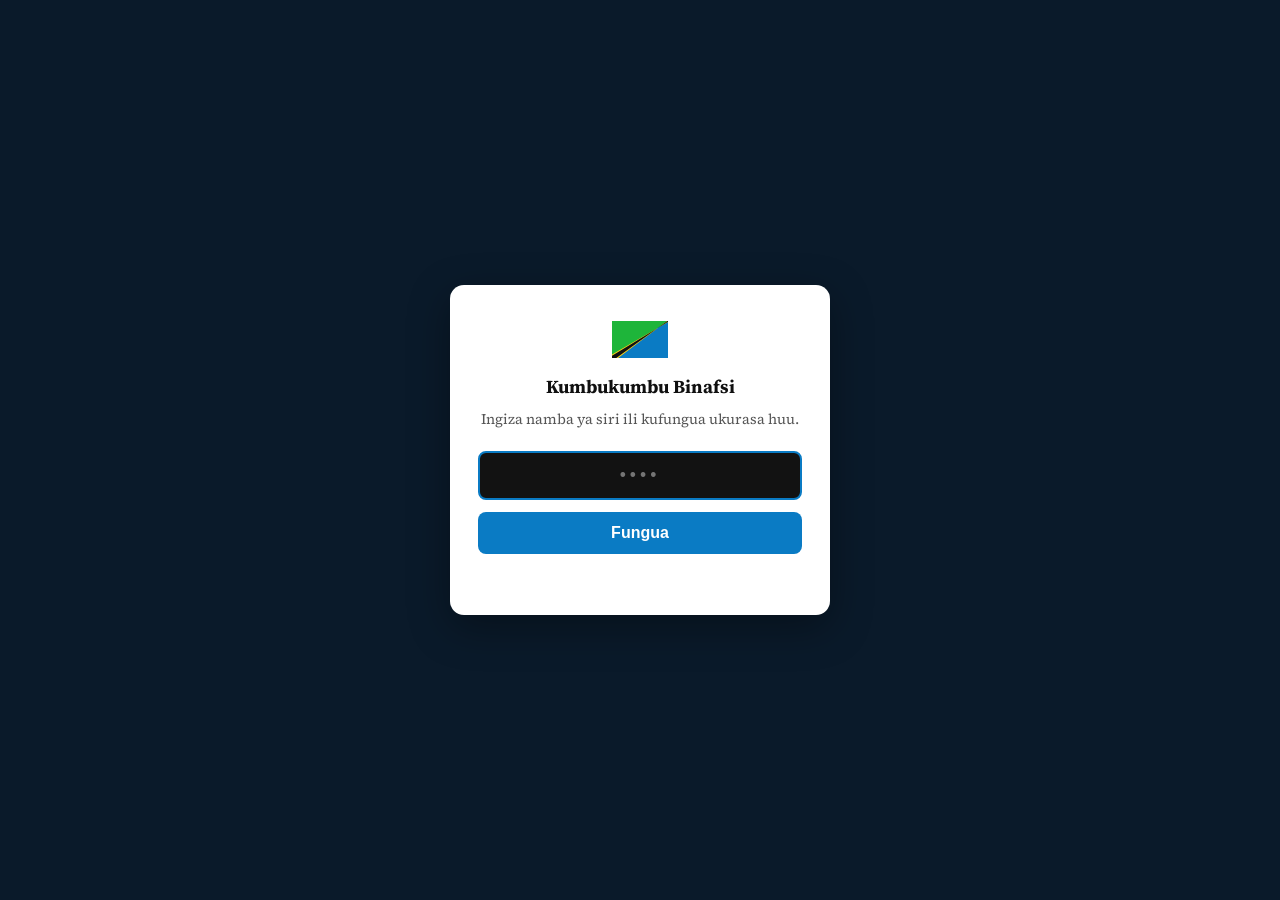
<file: index.html>
<!DOCTYPE html>
<!--
  Kumbukumbu binafsi za Herman Onesmo Sade — Ukurasa wa Mwanzo (Landing)

  MTINDO: Kurasa ZOTE (index.html, kiapo.html, mahusiano.html, ardhi.html,
  "ushahidi wa sauti.html", "historia ya maisha ya herman.html") zinatumia
  faili MOJA la style.css lililoambatanishwa hapa, ili zifanane kabisa.
  Weka style.css kwenye folda ile ile na kurasa hizi.

  Faili hii ni ukurasa wa mwanzo (viungo) peke yake — hati ya Kiapo na
  Kielelezo D imetenganishwa kwenye kiapo.html.

  ONGEZO: Ukurasa huu sasa unahitaji NAMBA YA SIRI (password) kabla ya
  kuonyesha maudhui. Hii ni ulinzi wa kimsingi upande wa kivinjari (client-side)
  tu — si usalama kamili, bali inazuia mtu wa kawaida asifikie maudhui bila
  kujua namba ya siri.

  ONGEZO JIPYA: Menyu ya mistari mitatu (☰) juu kushoto ya ukurasa wa
  landing — ikibonyezwa inafungua dirisha la kando (sidebar) lenye orodha
  ya faili ndogo ndogo. Faili la kwanza ni "Picha za Mkopo".
-->
<html lang="sw">
<head>
<meta charset="UTF-8">
<meta name="viewport" content="width=device-width, initial-scale=1.0">
<meta name="robots" content="noindex, nofollow">
<title>Kumbukumbu Binafsi — Herman Onesmo Sade</title>
<link rel="preconnect" href="https://fonts.googleapis.com">
<link href="https://fonts.googleapis.com/css2?family=Source+Serif+4:opsz,wght@8..60,400;8..60,500;8..60,600;8..60,700&display=swap" rel="stylesheet">
<link rel="stylesheet" href="style.css">
<style>
  /* ---- Mtindo wa lango la namba ya siri (halihitaji style.css) ---- */
  #password-gate {
    min-height: 100vh;
    display: flex;
    align-items: center;
    justify-content: center;
    background: #0A1A2A;
    padding: 24px;
    box-sizing: border-box;
    font-family: 'Source Serif 4', Georgia, serif;
  }
  #password-gate .gate-box {
    background: #ffffff;
    border-radius: 14px;
    padding: 36px 28px;
    max-width: 380px;
    width: 100%;
    text-align: center;
    box-shadow: 0 12px 40px rgba(0,0,0,0.35);
  }
  #password-gate .gate-flag {
    width: 56px;
    height: auto;
    margin: 0 auto 14px;
    display: block;
  }
  #password-gate h1 {
    font-size: 1.15rem;
    margin: 0 0 6px;
    color: #101010;
  }
  #password-gate p.gate-sub {
    font-size: 0.9rem;
    color: #555;
    margin: 0 0 20px;
  }
  #password-gate input[type="password"],
  #password-gate input[type="text"] {
    width: 100%;
    box-sizing: border-box;
    padding: 12px 14px;
    font-size: 1.1rem;
    letter-spacing: 4px;
    text-align: center;
    border: 2px solid #cfd8dc;
    border-radius: 8px;
    margin-bottom: 12px;
    outline: none;
  }
  #password-gate input:focus {
    border-color: #0A7BC4;
  }
  #password-gate button {
    width: 100%;
    padding: 12px 14px;
    font-size: 1rem;
    font-weight: 600;
    color: #fff;
    background: #0A7BC4;
    border: none;
    border-radius: 8px;
    cursor: pointer;
  }
  #password-gate button:hover {
    background: #086197;
  }
  #password-gate .gate-error {
    color: #c0392b;
    font-size: 0.85rem;
    margin-top: 10px;
    min-height: 1.1em;
  }
  #landing {
    display: none;
    position: relative;
  }

  /* ---- Menyu ya mistari mitatu (hamburger) juu kushoto ---- */
  #hamburger-btn {
    position: fixed;
    top: 16px;
    left: 16px;
    width: 44px;
    height: 44px;
    background: #0A1A2A;
    border: none;
    border-radius: 8px;
    cursor: pointer;
    z-index: 1000;
    display: flex;
    flex-direction: column;
    align-items: center;
    justify-content: center;
    gap: 5px;
    box-shadow: 0 4px 14px rgba(0,0,0,0.25);
  }
  #hamburger-btn span {
    display: block;
    width: 22px;
    height: 2px;
    background: #ffffff;
    border-radius: 2px;
    transition: transform 0.25s ease, opacity 0.25s ease;
  }
  #hamburger-btn.open span:nth-child(1) {
    transform: translateY(7px) rotate(45deg);
  }
  #hamburger-btn.open span:nth-child(2) {
    opacity: 0;
  }
  #hamburger-btn.open span:nth-child(3) {
    transform: translateY(-7px) rotate(-45deg);
  }

  #sidebar-overlay {
    position: fixed;
    inset: 0;
    background: rgba(0,0,0,0.45);
    opacity: 0;
    pointer-events: none;
    transition: opacity 0.25s ease;
    z-index: 998;
  }
  #sidebar-overlay.open {
    opacity: 1;
    pointer-events: auto;
  }

  #sidebar-menu {
    position: fixed;
    top: 0;
    left: 0;
    height: 100vh;
    width: 280px;
    max-width: 82vw;
    background: #ffffff;
    box-shadow: 3px 0 24px rgba(0,0,0,0.25);
    transform: translateX(-100%);
    transition: transform 0.28s ease;
    z-index: 999;
    font-family: 'Source Serif 4', Georgia, serif;
    display: flex;
    flex-direction: column;
    padding-top: 76px;
    box-sizing: border-box;
  }
  #sidebar-menu.open {
    transform: translateX(0);
  }
  #sidebar-menu .sidebar-title {
    font-size: 0.78rem;
    letter-spacing: 1px;
    text-transform: uppercase;
    color: #7a8a99;
    padding: 0 22px 10px;
  }
  #sidebar-menu a.sidebar-link {
    display: flex;
    align-items: center;
    gap: 10px;
    padding: 13px 22px;
    color: #101010;
    text-decoration: none;
    font-size: 0.98rem;
    border-left: 3px solid transparent;
  }
  #sidebar-menu a.sidebar-link:hover {
    background: #f3f7fa;
    border-left-color: #0A7BC4;
  }
  #sidebar-menu a.sidebar-link .dot {
    width: 6px;
    height: 6px;
    border-radius: 50%;
    background: #0A7BC4;
    flex-shrink: 0;
  }
  #sidebar-menu hr {
    border: none;
    border-top: 1px solid #eef1f3;
    margin: 10px 0;
  }
</style>
</head>
<body>

  <!-- ===================== LANGO LA NAMBA YA SIRI ===================== -->
  <div id="password-gate">
    <div class="gate-box">
      <svg class="gate-flag" viewBox="0 0 900 600" xmlns="http://www.w3.org/2000/svg" role="img" aria-label="Bendera ya Tanzania">
        <rect x="0" y="0" width="900" height="600" fill="#0A7BC4"/>
        <polygon points="0,0 900,0 0,600" fill="#1EB53A"/>
        <polygon points="-169,797 -247,680 1069,-80 1147,-197" fill="#FCD116"/>
        <polygon points="-183,777 -234,700 1083,-100 1134,-177" fill="#101010"/>
      </svg>
      <h1>Kumbukumbu Binafsi</h1>
      <p class="gate-sub">Ingiza namba ya siri ili kufungua ukurasa huu.</p>
      <form id="gate-form" autocomplete="off">
        <input type="password" id="gate-input" inputmode="numeric" pattern="[0-9]*" maxlength="8" placeholder="••••" autofocus>
        <button type="submit">Fungua</button>
        <div class="gate-error" id="gate-error"></div>
      </form>
    </div>
  </div>

  <!-- ===================== LANDING (HOME) ===================== -->
  <div id="landing">

    <!-- Kitufe cha menyu (hamburger) -->
    <button id="hamburger-btn" aria-label="Fungua menyu" aria-expanded="false">
      <span></span>
      <span></span>
      <span></span>
    </button>

    <!-- Dirisha la kando (sidebar) -->
    <div id="sidebar-overlay"></div>
    <nav id="sidebar-menu" aria-hidden="true">
      <p class="sidebar-title">Faili Ndogo Ndogo</p>
      <a class="sidebar-link" href="picha-za-mkopo.html">
        <span class="dot"></span> Picha za Mkopo
      </a>
      <a class="sidebar-link" href="nyumba.html">
        <span class="dot"></span> Ujenzi wa Nymba zangu
      </a>
      <a class="sidebar-link" href="sms mama lightness.html">
        <span class="dot"></span> SMS za Mama Lightness 
      </a>
      <hr>
      <!--
        Ongeza viungo vingine hapa chini kwa muundo ule ule.
        Mfano:
        <a class="sidebar-link" href="faili-lingine.html">
          <span class="dot"></span> Jina la Faili
        </a>
      -->
    </nav>

    <div class="hero">
      <svg class="flag-hero" viewBox="0 0 900 600" xmlns="http://www.w3.org/2000/svg" role="img" aria-label="Bendera ya Tanzania">
        <rect x="0" y="0" width="900" height="600" fill="#0A7BC4"/>
        <polygon points="0,0 900,0 0,600" fill="#1EB53A"/>
        <polygon points="-169,797 -247,680 1069,-80 1147,-197" fill="#FCD116"/>
        <polygon points="-183,777 -234,700 1083,-100 1134,-177" fill="#101010"/>
      </svg>
      <h1>JAMHURI YA MUUNGANO WA TANZANIA</h1>
      <p>Kumbukumbu Binafsi za Herman Onesmo Sade</p>
    </div>
    <div class="stripe" aria-hidden="true"></div>

    <div class="landing-wrap">
      <div class="cards">
        <a class="card" href="kiapo.html">
          <p class="k">HATI YA KISHERIA</p>
          <h2>Kiapo na Kielelezo &quot;D&quot;</h2>
          <p>Kiapo cha Utetezi na Uthibitisho wa Umiliki wa Mali, pamoja na Taarifa ya Tukio la Kufukuzwa na Kunyimwa Mtoto.</p>
          <span class="go">&rarr;</span>
        </a>

        <a class="card" href="mahusiano.html">
          <p class="k">KUMBUKUMBU YA HISTORIA</p>
          <h2>Historia ya Mahusiano na Watoto</h2>
          <p>Historia ya mahusiano, kuzaliwa kwa watoto, na sababu za kutokuishi pamoja na wazazi wenzangu.</p>
          <span class="go">&rarr;</span>
        </a>

        <a class="card" href="ushahidi%20wa%20sauti.html">
          <p class="k">USHAHIDI WA SAUTI</p>
          <h2>Ushahidi wa Sauti ya Mama Lightness</h2>
          <p>Ushahidi wa sauti ya mama Lightness akiomba msamaha, ili amuombee msamaha kwangu nimsamehe.</p>
          <span class="go">&rarr;</span>
        </a>

        <a class="card" href="historia%20ya%20maisha%20ya%20herman.html">
          <p class="k">HISTORIA YA MAISHA</p>
          <h2>Kuzaliwa, Elimu, Kazi</h2>
          <p>Historia fupi ya kuzaliwa kwa Herman na changamoto alizopitia maishani mpaka sasa.</p>
          <span class="go">&rarr;</span>
        </a>

        <a class="card" href="kumbukumbu ya nancy.html">
          <p class="k">HISTORIA YA KUZALIWA NANCY</p>
          <h2>Historia na kumbukumbu ya Mtoto Nancy Herman Sade</h2>
          <p>Historia ya kuzaliwa Nancy Na changamoto alizopitia yeye Nancy akiwa na Mama yake Hospitali ya Ilembo mpanda katavi, mpaka Hospitali ya Rufaa ya mkoa Katavi.</p>
          <span class="go">&rarr;</span>
        </a>

        <a class="card" href="ardhi.html">
          <p class="k">UMILIKI WA ARDHI</p>
          <h2>Maelezo ya Umiliki wa Ardhi na Nyumba</h2>
          <p>Sheria za umiliki wa ardhi na nyumba kwa mujibu wa sheria za Tanzania.</p>
          <span class="go">&rarr;</span>
        </a>
      </div>

      <div class="landing-note">
        <strong>Kumbuka:</strong> Ukurasa huu wa mwanzo hauna taarifa za siri — ni viungo tu. Hati ya Kiapo
        (<code>kiapo.html</code>) inahitaji namba ya siri kufunguliwa. Hifadhi faili hii (<code>index.html</code>) pamoja na
        <code>style.css</code> na kurasa nyingine zote kwenye folda moja ili viungo vifanye kazi.
      </div>
    </div>

    <!-- ===================== APP DOWNLOAD PROMO ===================== -->
    <div class="app-promo">
      <div class="app-promo-inner">
        <div class="app-icon" aria-hidden="true">🇹🇿</div>
        <p class="app-promo-eyebrow">Rasmi &middot; Bila Malipo</p>
        <h2>Pakua SADE App</h2>
        <p>
          App rasmi ya Herman Sade sasa kwenye simu yako. Fungua, tumia, na fikia kila kitu
          unachohitaji mahali pamoja — haraka zaidi na rahisi zaidi kuliko kufungua kwenye
          kivinjari kila wakati.
        </p>
        <div class="app-features">
          <span>Inafanya kazi bila mtandao</span>
          <span>Nafasi ndogo kwenye simu</span>
          <span>Sasisho za haraka</span>
          <span>Salama &amp; rahisi kusakinisha</span>
        </div>
        <a class="app-download-btn" href="SADE%F0%9F%87%B9%F0%9F%87%BF.apk" download>
          <span class="dl-arrow">&#11015;</span> Pakua Sasa (.apk)
        </a>
        <p class="app-meta">Kwa vifaa vya Android &middot; Toleo la hivi karibuni</p>
        <p class="app-note">
          Baada ya kupakua, fungua faili la <strong>.apk</strong> kisha ruhusu "Install from unknown
          sources" (Sakinisha kutoka vyanzo visivyojulikana) kwenye mipangilio ya simu yako
          ukiombwa — hii ni jambo la kawaida kwa app zisizotoka Google Play Store.
        </p>
      </div>
    </div>
  </div>

  <script>
    (function () {
      var CORRECT_CODE = "4944";
      var STORAGE_KEY = "sade_kumbukumbu_unlocked";

      var gate = document.getElementById("password-gate");
      var landing = document.getElementById("landing");
      var form = document.getElementById("gate-form");
      var input = document.getElementById("gate-input");
      var errorEl = document.getElementById("gate-error");

      function unlock() {
        gate.style.display = "none";
        landing.style.display = "block";
        try {
          sessionStorage.setItem(STORAGE_KEY, "1");
        } catch (e) {
          // sessionStorage haipatikani (mfano: hali fulani za faragha) - endelea tu
        }
      }

      // Kama tayari alifungua kwenye kikao hiki (session hii), usimuulize tena
      try {
        if (sessionStorage.getItem(STORAGE_KEY) === "1") {
          unlock();
        }
      } catch (e) {
        // endelea kuonyesha lango kama sessionStorage haipatikani
      }

      form.addEventListener("submit", function (e) {
        e.preventDefault();
        var value = input.value.trim();
        if (value === CORRECT_CODE) {
          errorEl.textContent = "";
          unlock();
        } else {
          errorEl.textContent = "Namba ya siri si sahihi. Jaribu tena.";
          input.value = "";
          input.focus();
        }
      });
    })();

    // ---- Menyu ya mistari mitatu (hamburger sidebar) ----
    (function () {
      var btn = document.getElementById("hamburger-btn");
      var sidebar = document.getElementById("sidebar-menu");
      var overlay = document.getElementById("sidebar-overlay");

      function openMenu() {
        btn.classList.add("open");
        sidebar.classList.add("open");
        overlay.classList.add("open");
        btn.setAttribute("aria-expanded", "true");
        sidebar.setAttribute("aria-hidden", "false");
      }
      function closeMenu() {
        btn.classList.remove("open");
        sidebar.classList.remove("open");
        overlay.classList.remove("open");
        btn.setAttribute("aria-expanded", "false");
        sidebar.setAttribute("aria-hidden", "true");
      }

      btn.addEventListener("click", function () {
        if (sidebar.classList.contains("open")) {
          closeMenu();
        } else {
          openMenu();
        }
      });
      overlay.addEventListener("click", closeMenu);
    })();
  </script>

</body>
</html>
</file>
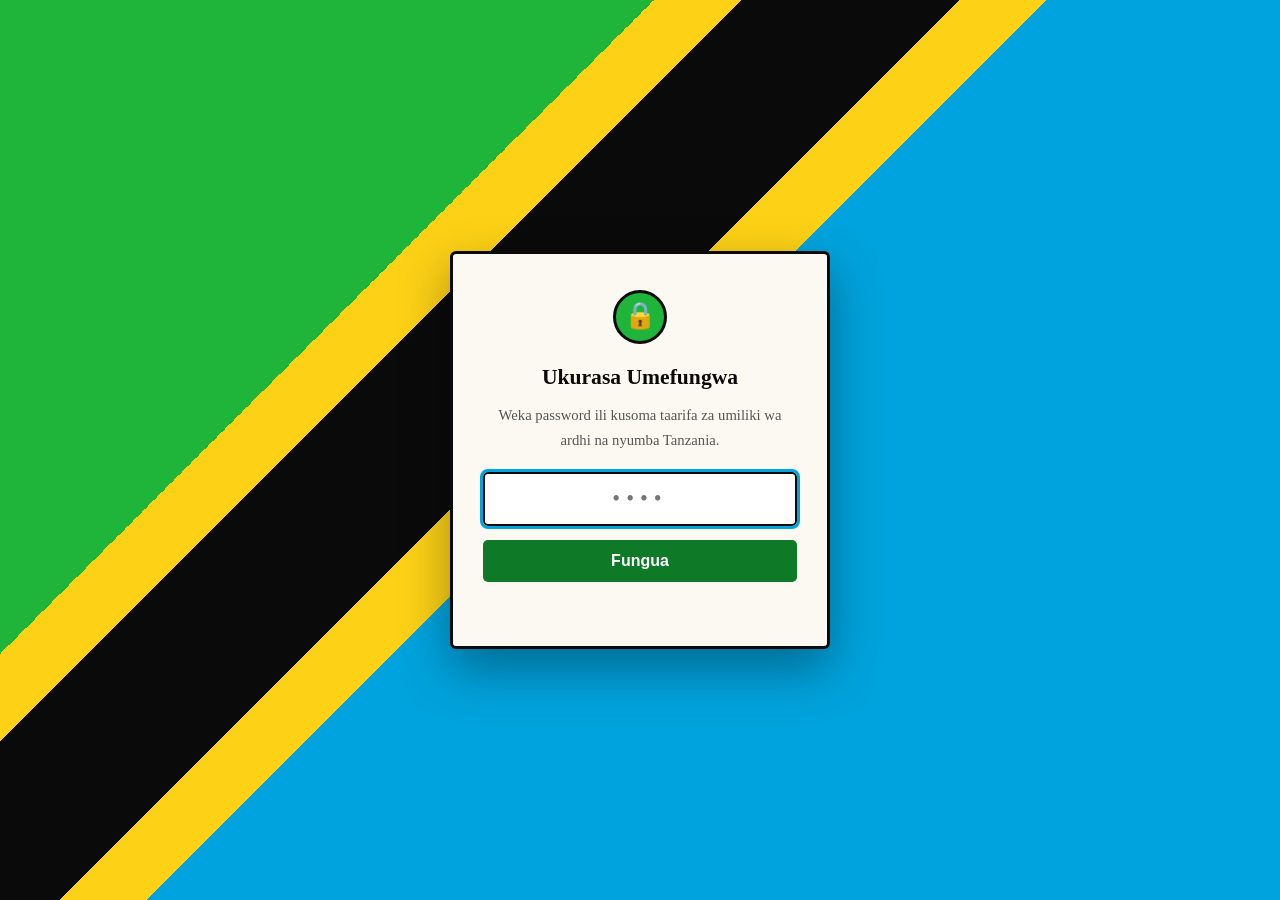
<file: ardhi.html>
<!DOCTYPE html>
<html lang="sw">
<head>
<meta charset="UTF-8">
<meta name="viewport" content="width=device-width, initial-scale=1.0">
<title>Umiliki wa Ardhi na Nyumba Tanzania</title>
<style>
  :root{
    --green:#1EB53A;
    --green-dark:#0E7A28;
    --yellow:#FCD116;
    --black:#0A0A0A;
    --blue:#00A3DD;
    --cream:#FBF9F1;
    --line:#e4ddc4;
  }
  *{box-sizing:border-box;margin:0;padding:0;}
  body{
    font-family: Georgia, 'Times New Roman', serif;
    background:var(--cream);
    color:var(--black);
    line-height:1.65;
  }
  /* ===== LOCK SCREEN ===== */
  #lockScreen{
    position:fixed; inset:0; z-index:999;
    display:flex; align-items:center; justify-content:center;
    background:
      linear-gradient(135deg, var(--green) 0 30%, var(--yellow) 30% 34%, var(--black) 34% 44%, var(--yellow) 44% 48%, var(--blue) 48% 100%);
    padding:20px;
  }
  .lockCard{
    background:var(--cream);
    border:3px solid var(--black);
    border-radius:6px;
    max-width:380px; width:100%;
    padding:36px 30px;
    text-align:center;
    box-shadow:0 20px 50px rgba(0,0,0,.35);
  }
  .lockCard .badge{
    width:54px;height:54px;border-radius:50%;
    background:var(--green); color:var(--yellow);
    display:flex;align-items:center;justify-content:center;
    font-size:26px; margin:0 auto 16px;
    border:3px solid var(--black);
  }
  .lockCard h1{
    font-size:1.35rem; margin-bottom:8px; color:var(--black);
  }
  .lockCard p{
    font-size:.92rem; color:#555; margin-bottom:20px;
  }
  #pwInput{
    width:100%; padding:12px 14px; font-size:1.4rem; letter-spacing:6px;
    text-align:center; border:2px solid var(--black); border-radius:5px;
    margin-bottom:14px; font-family:Georgia, serif;
  }
  #pwInput:focus{outline:3px solid var(--blue);}
  #unlockBtn{
    width:100%; padding:12px; font-size:1rem; font-weight:bold;
    background:var(--green-dark); color:#fff; border:none; border-radius:5px;
    cursor:pointer; transition:background .2s;
  }
  #unlockBtn:hover{background:var(--black);}
  #lockError{
    color:#b3261e; font-size:.85rem; margin-top:12px; min-height:1.2em;
  }

  /* ===== SITE ===== */
  #site{display:none;}
  header.hero{
    background: linear-gradient(120deg, var(--green) 0%, var(--green-dark) 55%, var(--black) 100%);
    color:#fff; padding:52px 24px 60px; position:relative; overflow:hidden;
  }
  header.hero::after{
    content:""; position:absolute; right:-60px; bottom:-80px; width:260px; height:260px;
    background:var(--yellow); border-radius:50%; opacity:.15;
  }
  .hero-inner{max-width:820px; margin:0 auto; position:relative;}
  .flagstrip{display:flex; height:6px; width:90px; margin-bottom:22px; border-radius:3px; overflow:hidden;}
  .flagstrip span{flex:1;}
  .flagstrip .g{background:var(--green);} .flagstrip .y{background:var(--yellow);}
  .flagstrip .b{background:var(--black);} .flagstrip .bl{background:var(--blue);}
  header.hero h1{font-size:2.1rem; margin-bottom:14px; max-width:16ch;}
  header.hero p{font-size:1.02rem; max-width:60ch; color:#e9f5ea;}

  nav.toc{
    background:var(--black); color:var(--cream);
    padding:14px 24px; overflow-x:auto; white-space:nowrap;
    position:sticky; top:0; z-index:50; border-bottom:4px solid var(--yellow);
  }
  nav.toc a{
    color:var(--cream); text-decoration:none; margin-right:22px; font-size:.85rem;
    border-bottom:2px solid transparent; padding-bottom:3px;
  }
  nav.toc a:hover{border-bottom-color:var(--yellow); color:var(--yellow);}

  main{max-width:820px; margin:0 auto; padding:46px 24px 90px;}
  section{margin-bottom:54px; scroll-margin-top:70px;}
  section h2{
    font-size:1.5rem; color:var(--green-dark); margin-bottom:16px;
    border-left:6px solid var(--yellow); padding-left:14px;
  }
  section h3{
    font-size:1.12rem; color:var(--black); margin:22px 0 8px;
  }
  section p{margin-bottom:14px; font-size:1.02rem;}
  section ul, section ol{margin:0 0 16px 22px;}
  section li{margin-bottom:8px;}

  .callout{
    background:#fff; border:1px solid var(--line); border-left:5px solid var(--blue);
    padding:16px 20px; border-radius:4px; margin:18px 0; font-size:.96rem;
  }
  .callout.warn{border-left-color:#b3261e; background:#fdf3f2;}
  .callout.law{border-left-color:var(--green-dark); background:#f2faf3;}
  .callout strong{display:block; margin-bottom:6px; color:var(--black);}

  table{width:100%; border-collapse:collapse; margin:18px 0; font-size:.94rem; background:#fff;}
  th, td{border:1px solid var(--line); padding:10px 12px; text-align:left; vertical-align:top;}
  th{background:var(--green); color:#fff;}
  tr:nth-child(even) td{background:#faf8ef;}

  .steps{list-style:none; margin-left:0; counter-reset:step;}
  .steps li{
    counter-increment:step; position:relative; padding-left:42px; margin-bottom:16px;
  }
  .steps li::before{
    content:counter(step); position:absolute; left:0; top:0;
    width:28px; height:28px; border-radius:50%; background:var(--yellow); color:var(--black);
    font-weight:bold; display:flex; align-items:center; justify-content:center; font-size:.9rem;
    border:2px solid var(--black);
  }

  .refbox{
    background:var(--black); color:var(--cream); border-radius:6px; padding:22px 24px; margin-top:16px;
  }
  .refbox h3{color:var(--yellow); margin-top:0;}
  .refbox li{margin-bottom:8px; font-size:.94rem;}

  footer{
    background:var(--green-dark); color:#eafbea; text-align:center; padding:26px 20px; font-size:.85rem;
  }
  footer .flagstrip{margin:0 auto 10px;}

  @media (max-width:600px){
    header.hero h1{font-size:1.6rem;}
    section h2{font-size:1.25rem;}
  }
</style>
</head>
<body>

<!-- ===== LOCK SCREEN ===== -->
<div id="lockScreen">
  <div class="lockCard">
    <div class="badge">🔒</div>
    <h1>Ukurasa Umefungwa</h1>
    <p>Weka password ili kusoma taarifa za umiliki wa ardhi na nyumba Tanzania.</p>
    <input type="password" id="pwInput" inputmode="numeric" maxlength="4" placeholder="••••">
    <button id="unlockBtn">Fungua</button>
    <div id="lockError"></div>
  </div>
</div>

<!-- ===== SITE CONTENT ===== -->
<div id="site">

<header class="hero">
  <div class="hero-inner">
    <div class="flagstrip"><span class="g"></span><span class="y"></span><span class="b"></span><span class="bl"></span></div>
    <h1>Umiliki wa Ardhi na Nyumba Tanzania</h1>
    <p>Maelezo rahisi kuhusu ardhi iliyopimwa na kuwa na hati, ardhi iliyowasilishwa lakini bado haijakamilika, pamoja na jinsi ya kuweka jina kwenye hati ya nyumba — kwa kuzingatia sheria za ardhi za Tanzania.</p>
  </div>
</header>

<nav class="toc">
  <a href="#aina">Aina za Ardhi</a>
  <a href="#pimwa">Ardhi Iliyopimwa</a>
  <a href="#hajapimwa">Ardhi Isiyopimwa</a>
  <a href="#tofauti">Tofauti</a>
  <a href="#nyumba">Umiliki wa Nyumba</a>
  <a href="#jina">Jina kwenye Hati</a>
  <a href="#sheria">Vifungu vya Sheria</a>
  <a href="#tahadhari">Tahadhari</a>
</nav>

<main>

  <section id="aina">
    <h2>1. Aina za Ardhi Tanzania</h2>
    <p>Kwa mujibu wa sheria za ardhi za Tanzania, ardhi yote nchini inashikiliwa na Rais kama mdhamini kwa niaba ya wananchi wote. Ardhi imegawanywa katika makundi matatu makuu:</p>
    <ul>
      <li><strong>Ardhi ya Jumla (General Land):</strong> ardhi isiyo ya kijiji wala hifadhi; inasimamiwa moja kwa moja na Kamishna wa Ardhi. Hapa ndipo hati za kiserikali (Granted Right of Occupancy) hutolewa, hasa maeneo ya mjini.</li>
      <li><strong>Ardhi ya Kijiji (Village Land):</strong> inamilikiwa na kusimamiwa na vijiji vilivyosajiliwa kupitia Halmashauri ya Kijiji na Mkutano Mkuu wa Kijiji. Hapa hutolewa Hati Miliki za Kimila.</li>
      <li><strong>Ardhi ya Hifadhi (Reserved Land):</strong> ardhi iliyotengwa kwa matumizi maalum kama hifadhi za taifa, misitu, na miundombinu ya umma.</li>
    </ul>
    <div class="callout law">
      <strong>Msingi wa kisheria</strong>
      Mgawanyo huu unatokana na Sheria ya Ardhi Na. 4 ya mwaka 1999 (Sura ya 113) na Sheria ya Ardhi ya Vijiji Na. 5 ya mwaka 1999 (Sura ya 114).
    </div>
  </section>

  <section id="pimwa">
    <h2>2. Ardhi Iliyopimwa na Kuwa na Taarifa Kamili</h2>
    <p>Ardhi "iliyopimwa" ni ile ambayo tayari imepitia mchakato rasmi wa upimaji (survey) uliofanywa na Idara ya Upimaji Ardhi, kuandikwa kwenye ramani ya kiwanja (survey plan), na taarifa zake kuingizwa kwenye Daftari la Ardhi (Land Registry). Ardhi ya aina hii ina sifa zifuatazo:</p>
    <ul>
      <li>Ina namba ya kiwanja (Plot Number) na namba ya Block/Kitalu.</li>
      <li>Ina ramani rasmi (survey plan / deed plan) inayoonyesha mipaka na ukubwa halisi.</li>
      <li>Mmiliki anapewa <strong>Hati Miliki</strong> — Hati ya Kimiliki ya Kiserikali (Granted Right of Occupancy) kwa ardhi ya jumla, au Hati Miliki ya Kimila kwa ardhi ya kijiji.</li>
      <li>Taarifa zake — jina la mmiliki, ukubwa, mpaka, na muda wa umiliki — zipo rasmi kwenye Ofisi ya Ardhi/Usajili wa Ardhi na zinaweza kuhakikiwa (verify) wakati wowote.</li>
      <li>Inaweza kuuzwa, kurithishwa, kuwekwa dhamana benki (mortgage), au kuhamishwa kihalali kwa urahisi zaidi.</li>
    </ul>
    <h3>Faida za ardhi yenye hati</h3>
    <ul>
      <li>Usalama wa umiliki — ni vigumu mtu mwingine kudai ardhi hiyo hiyo.</li>
      <li>Inaweza kutumika kama dhamana ya mkopo benki.</li>
      <li>Uuzaji au urithi unafanyika kwa taratibu rahisi zaidi kupitia Ofisi ya Ardhi.</li>
    </ul>
  </section>

  <section id="hajapimwa">
    <h2>3. Ardhi Iliyowasilishwa Lakini Bado Haijapimwa/Kurasimishwa</h2>
    <p>Hii ni hali ambapo mtu ameshaomba kiwanja au ameshawasilisha maombi/maombi ya kumilikishwa ardhi (mfano kupitia Halmashauri, mradi wa urasimishaji, au ugawaji wa viwanja), lakini mchakato bado haujakamilika. Kwa kawaida, katika hatua hii mhusika anakuwa na moja au zaidi ya haya:</p>
    <ul>
      <li><strong>Barua ya Toleo la Kiwanja</strong> (letter of offer) kutoka Halmashauri au Mamlaka ya Ardhi.</li>
      <li><strong>Risiti za malipo</strong> za ada za kiwanja au michango ya urasimishaji.</li>
      <li>Uthibitisho wa kijiji/mtaa (kwa maeneo ya vijijini, barua kutoka Halmashauri ya Kijiji) kuonyesha eneo limetambuliwa kimila.</li>
    </ul>
    <p>Hati haijawa tayari kwa sababu kiwanja bado hakijapimwa kwa vipimo rasmi vya kitaalamu (survey), au taarifa zake bado hazijaingizwa kwenye Daftari la Ardhi kwa ajili ya kutoa Hati Miliki rasmi.</p>

    <h3>Mchakato unaofuata baada ya kuwasilisha</h3>
    <ol class="steps">
      <li>Uwasilishaji wa maombi Halmashauri ya Wilaya/Manispaa au Ofisi ya Ardhi.</li>
      <li>Ukaguzi wa eneo na uthibitisho kuwa halina mgogoro.</li>
      <li>Upimaji rasmi (survey) na Idara ya Upimaji, kutoa namba ya kiwanja na ramani.</li>
      <li>Uandaaji na usajili wa Hati Miliki katika Daftari la Ardhi.</li>
      <li>Utolewaji wa Hati Miliki rasmi kwa mmiliki.</li>
    </ol>

    <div class="callout warn">
      <strong>Tahadhari</strong>
      Ardhi isiyopimwa/isiyo na hati ina hatari zaidi za migogoro ya mipaka, madai mawili juu ya kiwanja kimoja, au ucheleweshaji wa mchakato wa kupata hati. Kabla ya kununua ardhi ya aina hii, thibitisha hali yake Ofisi ya Ardhi ya Wilaya/Manispaa.
    </div>
  </section>

  <section id="tofauti">
    <h2>4. Tofauti Kati ya Ardhi Iliyopimwa na Isiyopimwa</h2>
    <table>
      <tr><th>Kigezo</th><th>Ardhi Iliyopimwa (yenye Hati)</th><th>Ardhi Iliyowasilishwa, Bado Haijapimwa</th></tr>
      <tr><td>Uthibitisho wa umiliki</td><td>Hati Miliki rasmi</td><td>Barua ya toleo au risiti tu</td></tr>
      <tr><td>Namba ya kiwanja</td><td>Ipo, imesajiliwa</td><td>Bado haipo rasmi</td></tr>
      <tr><td>Uwezekano wa kuuza/kurithisha</td><td>Rahisi zaidi, kihalali</td><td>Ngumu zaidi, hatari ya mgogoro</td></tr>
      <tr><td>Matumizi kama dhamana ya mkopo</td><td>Inawezekana</td><td>Kwa kawaida haiwezekani</td></tr>
      <tr><td>Hatari ya migogoro ya mipaka</td><td>Ndogo</td><td>Kubwa zaidi</td></tr>
    </table>
  </section>

  <section id="nyumba">
    <h2>5. Maana ya Umiliki wa Nyumba</h2>
    <p>Umiliki wa nyumba hutambulika kupitia <strong>Hati ya Nyumba</strong> (Certificate of Title/Occupancy inayohusisha jengo lililojengwa juu ya kiwanja chenye hati). Kumiliki nyumba kunamaanisha una haki ya kisheria ya kutumia, kuishi, kukodisha, kuuza, au kurithisha jengo hilo pamoja na kiwanja chake, ndani ya muda wa hati (kawaida miaka 33, 66, au 99 kwa hati za serikali).</p>
    <p>Nyumba iliyojengwa juu ya ardhi isiyo na hati (mfano ardhi ya kimila isiyorasimishwa) inaweza kutambulika kimila lakini haina ulinzi kamili wa kisheria kama nyumba iliyo kwenye ardhi yenye Hati Miliki rasmi.</p>
  </section>

  <section id="jina">
    <h2>6. Kuweka Jina Kwenye Hati ya Nyumba — Jina Lako au la Mtu Mwingine</h2>
    <p>Wakati wa kuandaa Hati ya Nyumba, mmiliki huchagua jina litakaloandikwa kama "mmiliki aliyesajiliwa" (registered owner). Hili linaweza kuwa jina lako mwenyewe, jina la mwenzi wako, mtoto, ndugu, au jina la kampuni/kikundi.</p>

    <h3>a) Kuandika jina lako mwenyewe</h3>
    <ul>
      <li>Wewe pekee unakuwa na haki kamili ya kisheria juu ya nyumba/kiwanja.</li>
      <li>Maamuzi ya kuuza, kukodisha, au kuweka dhamana yanahitaji ridhaa/saini yako.</li>
      <li>Ikiwa umeoa/umeolewa, sheria bado inatambua maslahi ya mwenzi wako kwenye nyumba ya ndoa (matrimonial home), hata kama jina la hati ni lako pekee.</li>
    </ul>

    <h3>b) Kuandika jina la mtu mwingine</h3>
    <ul>
      <li>Mtu huyo anakuwa "mmiliki aliyesajiliwa" kisheria, hata kama fedha za ununuzi ulitoa wewe.</li>
      <li>Kisheria, ni jina lililoko kwenye hati ndilo linalotambuliwa mahakamani na kwenye Ofisi ya Ardhi kama mmiliki — si mtu aliyelipia tu.</li>
      <li>Hii ina hatari: mtu huyo anaweza kuuza, kukodisha, au kuweka dhamana bila ridhaa yako, isipokuwa kama kuna makubaliano rasmi ya maandishi (mfano mkataba wa uaminifu/trust, au hati ya makubaliano iliyosajiliwa).</li>
      <li>Katika masuala ya ndoa au urithi, jina lililoko kwenye hati ndilo linalozingatiwa kwanza wakati wa mgawanyo wa mali, isipokuwa ithibitishwe vinginevyo mahakamani.</li>
    </ul>

    <div class="callout law">
      <strong>Kumbuka kuhusu ndoa</strong>
      Kwa mujibu wa Sheria ya Ndoa ya mwaka 1971 (Sura ya 29), nyumba ya ndoa (matrimonial home) inalindwa kisheria — mwenzi mmoja hawezi kuuza au kuweka dhamana nyumba ya ndoa bila ridhaa ya mwenzi mwingine, hata kama jina la hati ni la mmoja wao pekee.
    </div>

    <div class="callout warn">
      <strong>Ushauri</strong>
      Kama unataka kuweka jina la mtu mwingine kwenye hati kwa sababu maalum (mfano mtoto, ndugu, au mwekezaji mwenzako), ni vyema kuandaa mkataba wa maandishi unaoeleza wazi haki na wajibu wa kila upande, na kama ikiwezekana, kuusajili rasmi kwa msaada wa wakili au Ofisi ya Ardhi.
    </div>
  </section>

  <section id="sheria">
    <h2>7. Vifungu vya Sheria Vinavyohusika</h2>
    <div class="refbox">
      <h3>Marejeo makuu ya kisheria (Tanzania Bara)</h3>
      <ul>
        <li><strong>Sheria ya Ardhi Na. 4 ya 1999</strong> (Sura ya 113) — msingi wa umiliki wa ardhi ya jumla na hati za kiserikali.</li>
        <li><strong>Sheria ya Ardhi ya Vijiji Na. 5 ya 1999</strong> (Sura ya 114) — inasimamia ardhi ya kijiji na Hati Miliki za Kimila; kifungu cha 22 kinaeleza wanaostahili kuomba hati ya kimila.</li>
        <li><strong>Sheria ya Usajili wa Ardhi</strong> (Sura ya 334) — inasimamia usajili wa hati na Daftari la Ardhi.</li>
        <li><strong>Sheria ya Mahakama za Utatuzi wa Migogoro ya Ardhi Na. 2 ya 2002</strong> (Sura ya 216) — inaunda Baraza la Ardhi la Kijiji, Baraza la Kata, Baraza la Ardhi na Nyumba la Wilaya, hadi Mahakama Kuu Kitengo cha Ardhi kwa utatuzi wa migogoro.</li>
        <li><strong>Sheria ya Ndoa ya 1971</strong> (Sura ya 29) — inalinda maslahi ya wanandoa kwenye nyumba ya ndoa.</li>
      </ul>
    </div>
  </section>

  <section id="tahadhari">
    <h2>8. Tahadhari za Mwisho</h2>
    <ul>
      <li>Kabla ya kununua ardhi au nyumba, thibitisha hali ya hati Ofisi ya Ardhi ya Wilaya/Manispaa husika.</li>
      <li>Epuka kununua ardhi kwa "kitongoji tu" bila risiti/hati zenye uthibitisho wa Halmashauri.</li>
      <li>Kwa masuala magumu ya kisheria (mirathi, ndoa, migogoro ya mipaka), wasiliana na wakili au Baraza la Ardhi na Nyumba la Wilaya.</li>
      <li>Taarifa hii ni ya elimu ya jumla tu; si ushauri rasmi wa kisheria kwa hali yako maalum.</li>
    </ul>
  </section>

</main>

<footer>
  <div class="flagstrip"><span class="g"></span><span class="y"></span><span class="b"></span><span class="bl"></span></div>
  Elimu ya Umiliki wa Ardhi na Nyumba Tanzania — kwa madhumuni ya elimu tu.
</footer>

</div>

<script>
  const CORRECT_PW = "1145";
  const input = document.getElementById('pwInput');
  const btn = document.getElementById('unlockBtn');
  const err = document.getElementById('lockError');
  const lock = document.getElementById('lockScreen');
  const site = document.getElementById('site');

  function tryUnlock(){
    if(input.value.trim() === CORRECT_PW){
      lock.style.display = 'none';
      site.style.display = 'block';
    } else {
      err.textContent = "Password si sahihi. Jaribu tena.";
      input.value = '';
      input.focus();
    }
  }

  btn.addEventListener('click', tryUnlock);
  input.addEventListener('keydown', function(e){
    if(e.key === 'Enter') tryUnlock();
  });
  window.addEventListener('load', () => input.focus());
</script>

</body>
</html>
</file>
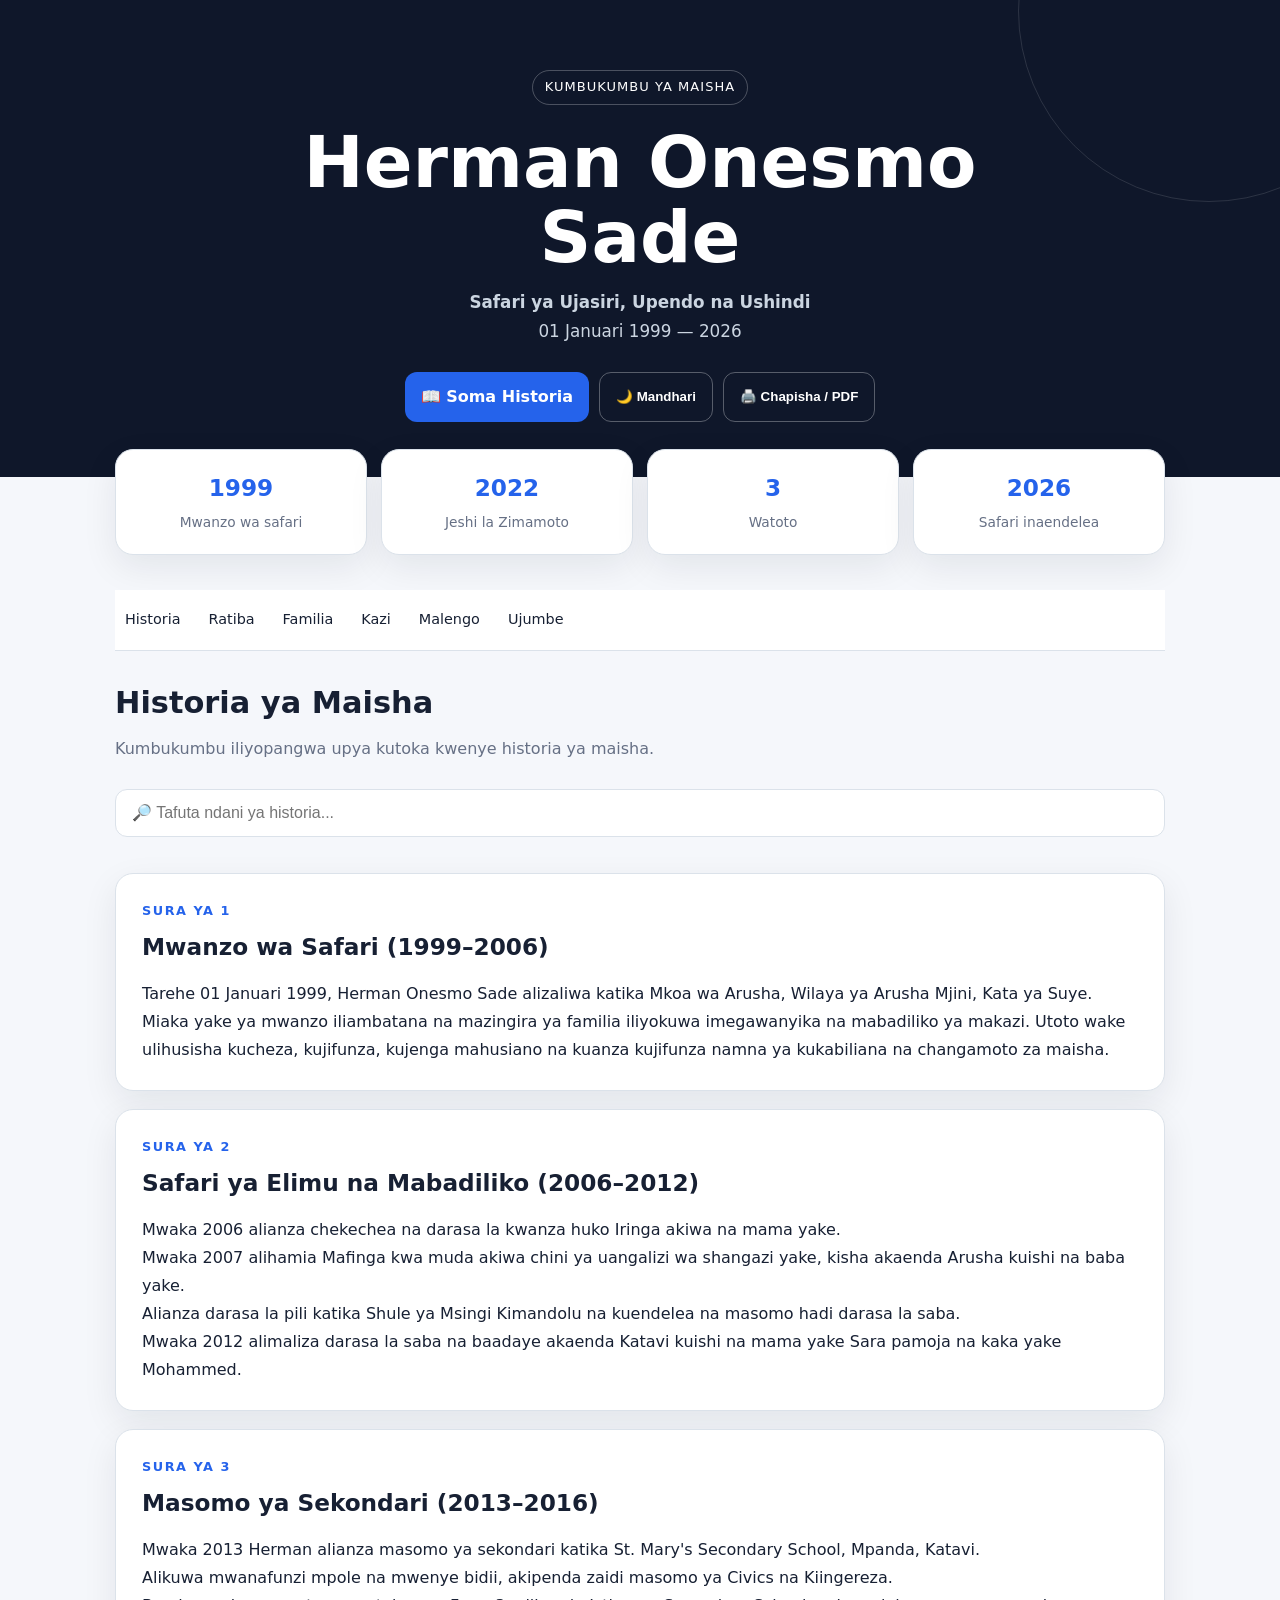
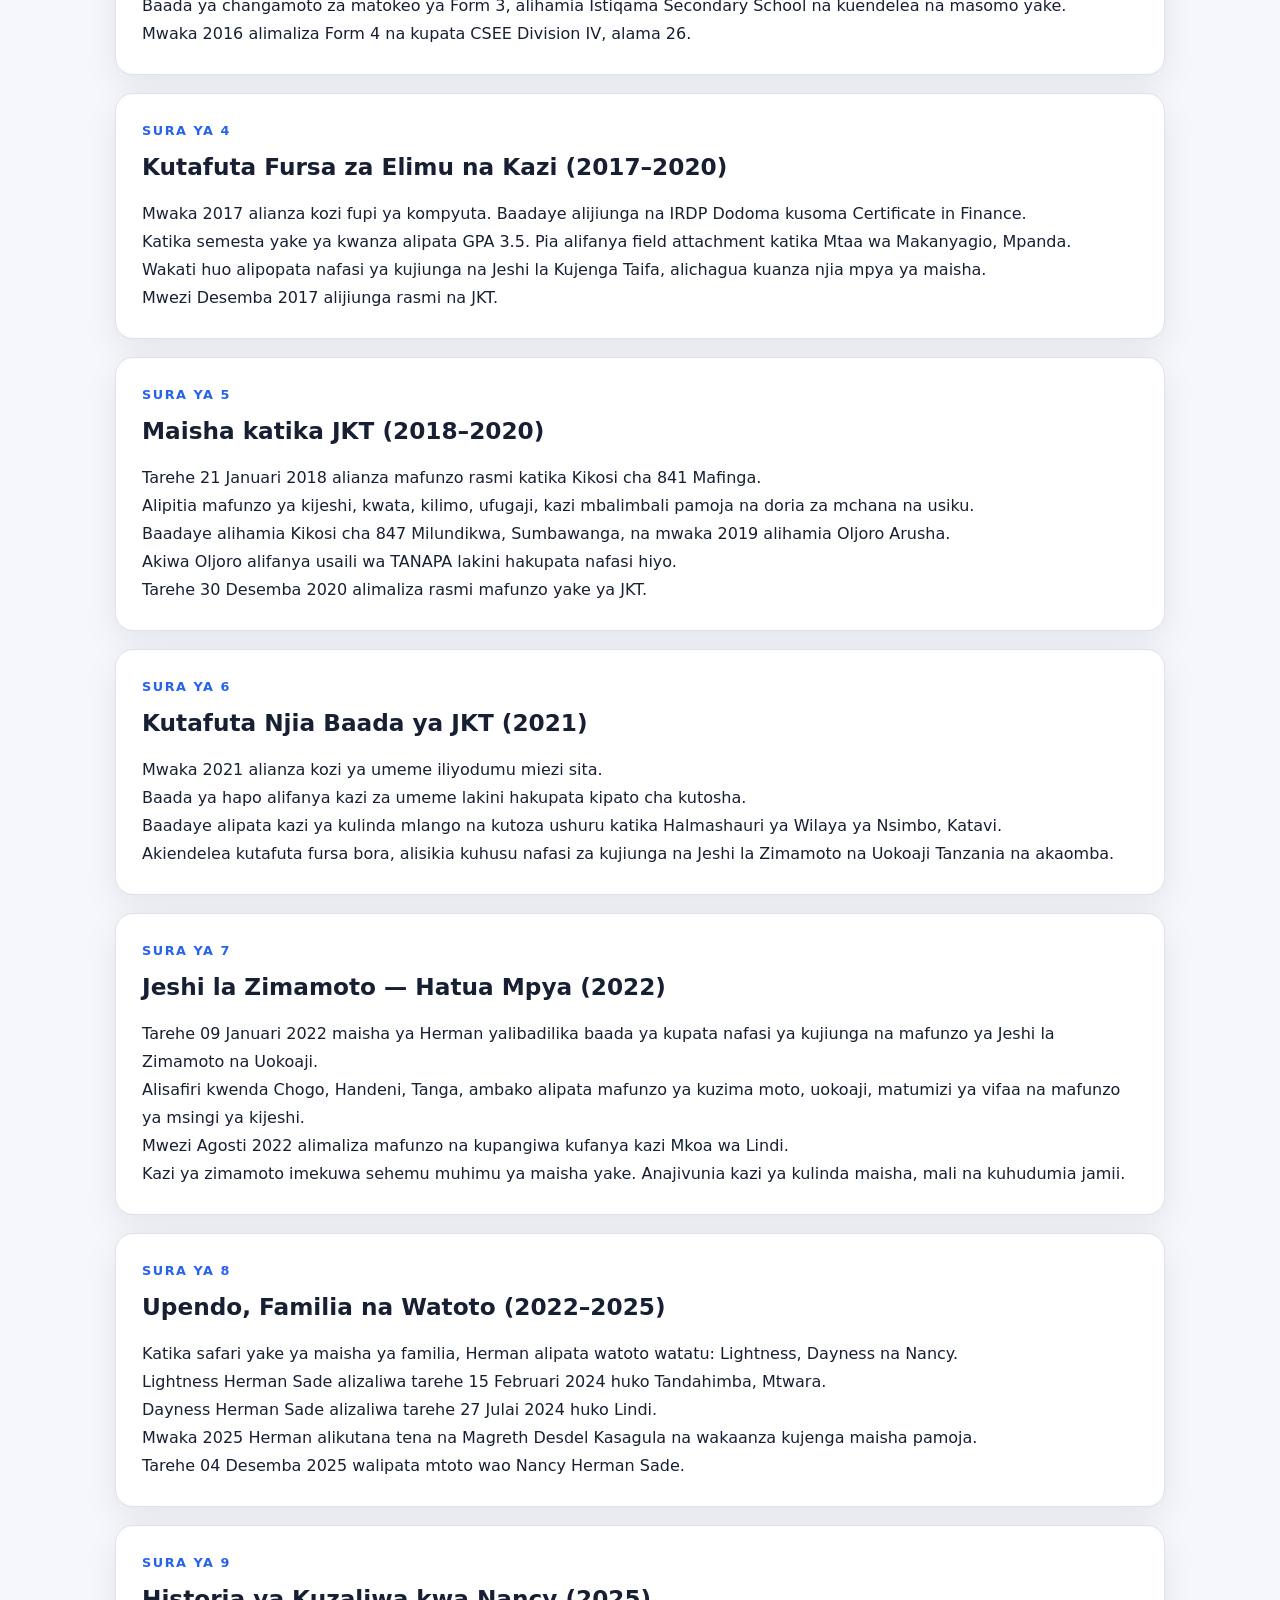
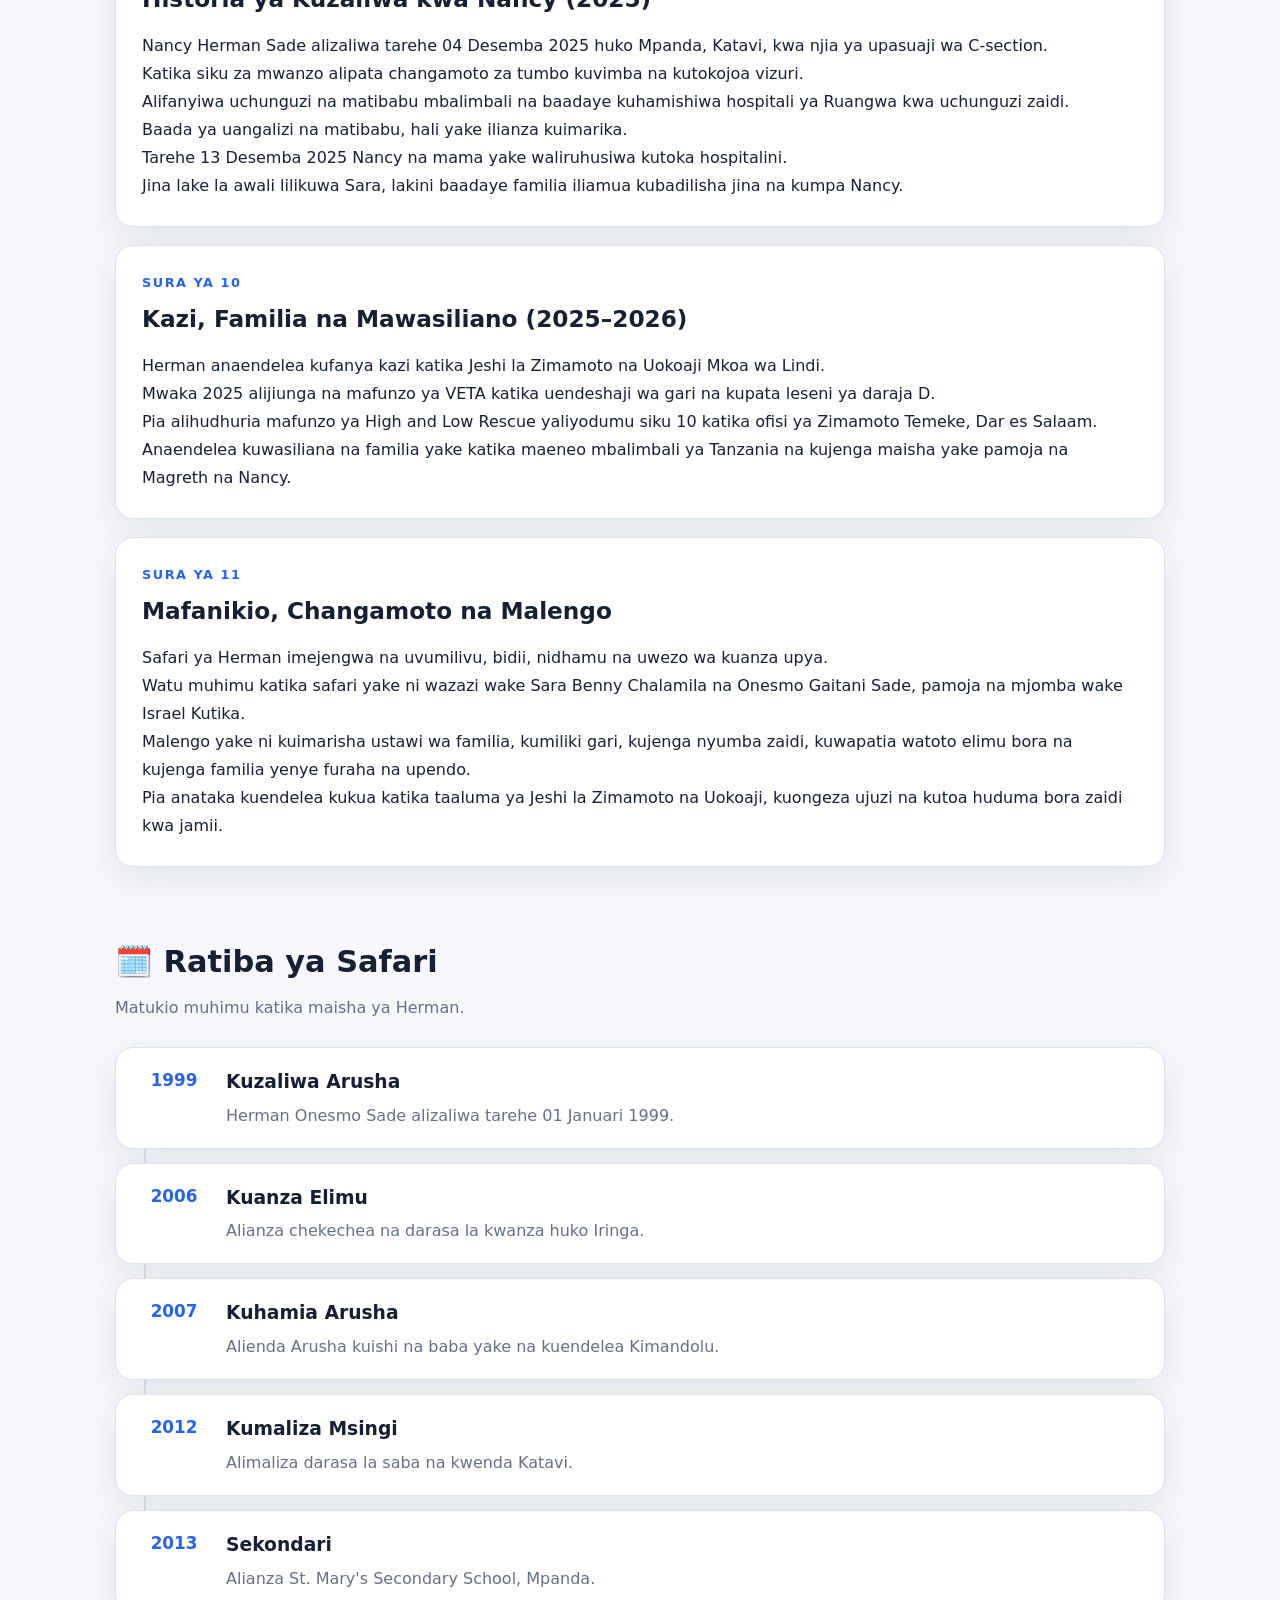
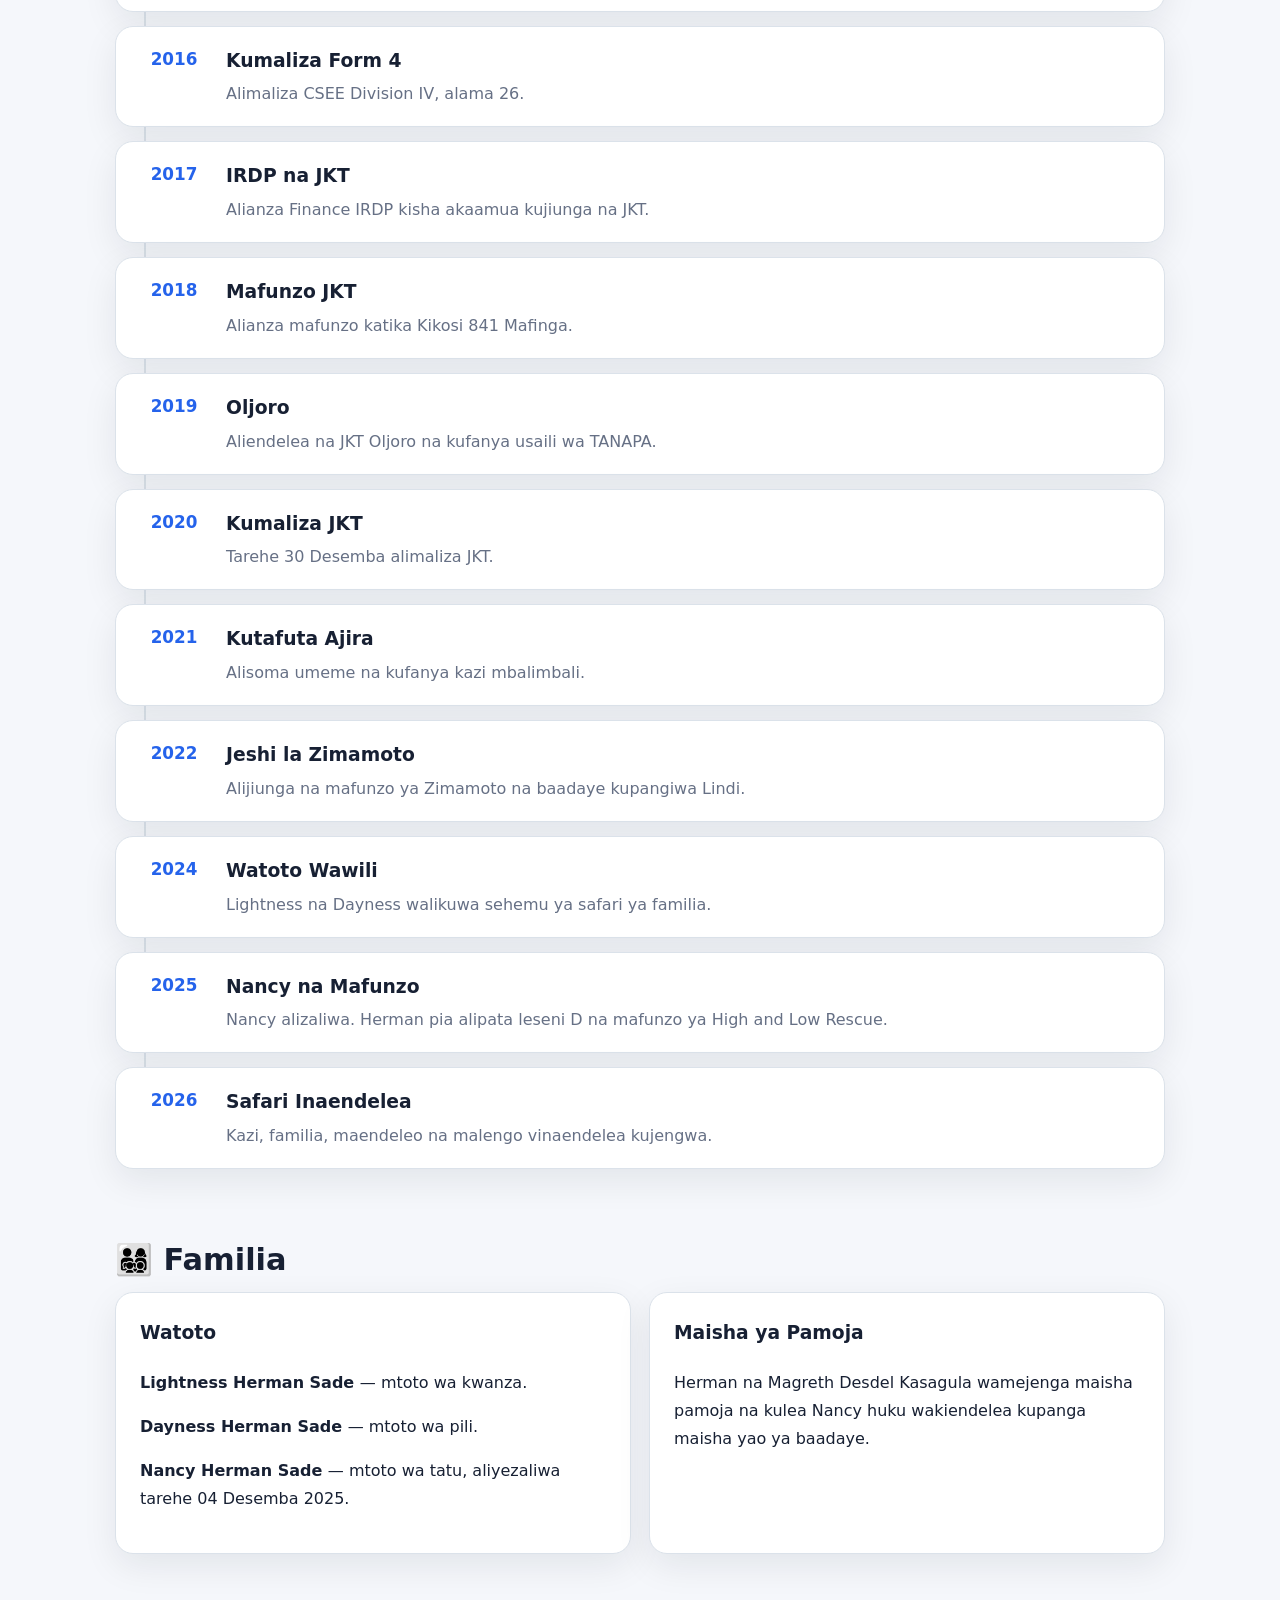
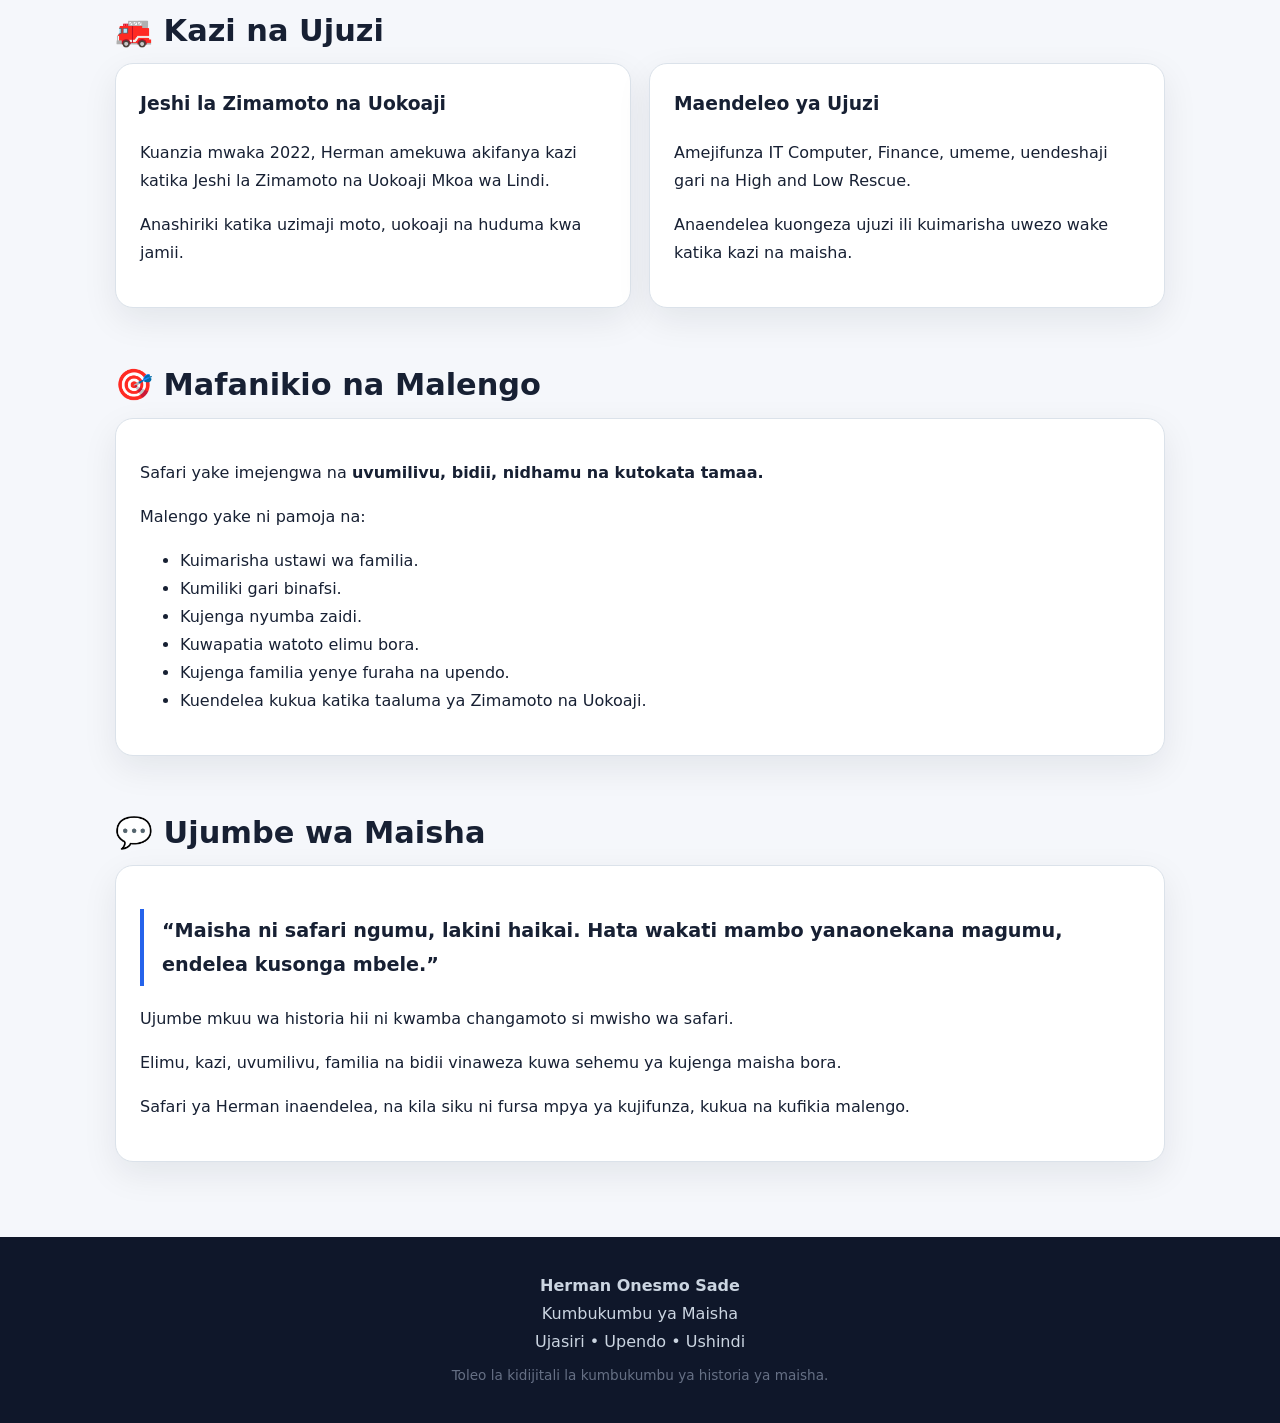
<file: historia ya maisha ya herman.html>
<!DOCTYPE html>
<html lang="sw">
<head>
<meta charset="UTF-8">
<meta name="viewport" content="width=device-width, initial-scale=1.0">

<meta name="description"
content="Kumbukumbu ya maisha ya Herman Onesmo Sade — Safari ya Ujasiri, Upendo na Ushindi.">

<title>Kumbukumbu ya Maisha — Herman Onesmo Sade</title>

<style>
:root{
    --bg:#f5f7fb;
    --card:#ffffff;
    --text:#172033;
    --muted:#667085;
    --accent:#2563eb;
    --line:#dbe2ea;
    --hero:#0f172a;
    --shadow:0 12px 35px rgba(15,23,42,.08);
}

[data-theme="dark"]{
    --bg:#0b1220;
    --card:#111827;
    --text:#edf2f7;
    --muted:#aab4c3;
    --accent:#60a5fa;
    --line:#263449;
    --hero:#020617;
    --shadow:0 12px 35px rgba(0,0,0,.28);
}

*{
    box-sizing:border-box;
}

html{
    scroll-behavior:smooth;
}

body{
    margin:0;
    background:var(--bg);
    color:var(--text);
    font-family:
        system-ui,
        -apple-system,
        BlinkMacSystemFont,
        "Segoe UI",
        Roboto,
        Arial,
        sans-serif;
    line-height:1.75;
}

/* HERO */

.hero{
    background:var(--hero);
    color:white;
    padding:70px 20px 55px;
    text-align:center;
    position:relative;
    overflow:hidden;
}

.hero:after{
    content:"";
    position:absolute;
    width:380px;
    height:380px;
    border:1px solid rgba(255,255,255,.12);
    border-radius:50%;
    right:-120px;
    top:-180px;
}

.badge{
    display:inline-block;
    border:1px solid rgba(255,255,255,.25);
    padding:5px 12px;
    border-radius:999px;
    font-size:13px;
    letter-spacing:.08em;
    text-transform:uppercase;
}

.hero h1{
    font-size:clamp(2.2rem,7vw,4.5rem);
    line-height:1.05;
    margin:20px auto 12px;
    max-width:850px;
}

.hero p{
    max-width:680px;
    margin:auto;
    color:#cbd5e1;
    font-size:1.05rem;
}

/* BUTTONS */

.actions{
    display:flex;
    gap:10px;
    justify-content:center;
    flex-wrap:wrap;
    margin-top:25px;
}

button,
.btn{
    border:0;
    border-radius:12px;
    padding:11px 16px;
    background:var(--accent);
    color:white;
    font-weight:700;
    cursor:pointer;
    text-decoration:none;
}

button.secondary,
.btn.secondary{
    background:transparent;
    border:1px solid rgba(255,255,255,.3);
}

/* CONTAINER */

.wrap{
    width:min(1050px,92%);
    margin:0 auto;
}

/* STATS */

.stats{
    display:grid;
    grid-template-columns:repeat(4,1fr);
    gap:14px;
    margin:-28px auto 35px;
    position:relative;
}

.stat{
    background:var(--card);
    border:1px solid var(--line);
    box-shadow:var(--shadow);
    border-radius:18px;
    padding:18px;
    text-align:center;
}

.stat b{
    display:block;
    font-size:1.45rem;
    color:var(--accent);
}

.stat span{
    font-size:.86rem;
    color:var(--muted);
}

/* NAVIGATION */

nav{
    position:sticky;
    top:0;
    z-index:20;
    background:var(--card);
    border-bottom:1px solid var(--line);
}

.navin{
    display:flex;
    gap:8px;
    align-items:center;
    overflow:auto;
    padding:10px 0;
}

nav a{
    white-space:nowrap;
    color:var(--text);
    text-decoration:none;
    padding:7px 10px;
    border-radius:9px;
    font-size:.9rem;
}

nav a:hover{
    background:var(--bg);
}

/* SECTIONS */

section{
    padding:25px 0;
}

.section-title{
    font-size:1.9rem;
    margin:0 0 6px;
}

.sub{
    color:var(--muted);
    margin-top:0;
}

/* CHAPTERS */

.chapter{
    background:var(--card);
    border:1px solid var(--line);
    box-shadow:var(--shadow);
    border-radius:18px;
    padding:26px;
    margin:18px 0;
}

.chapter-no{
    font-size:.8rem;
    font-weight:800;
    color:var(--accent);
    text-transform:uppercase;
    letter-spacing:.12em;
}

.chapter h2{
    margin:5px 0 12px;
    font-size:1.45rem;
}

.chapter p{
    margin:0;
}

/* TIMELINE */

.timeline{
    position:relative;
    margin-top:25px;
}

.timeline:before{
    content:"";
    position:absolute;
    left:29px;
    top:0;
    bottom:0;
    width:2px;
    background:var(--line);
}

.event{
    display:grid;
    grid-template-columns:80px 1fr;
    gap:12px;

    background:var(--card);
    border:1px solid var(--line);
    box-shadow:var(--shadow);
    border-radius:18px;

    padding:18px;
    margin:14px 0;
    position:relative;
}

.year{
    font-weight:900;
    color:var(--accent);
    font-size:1.05rem;
    text-align:center;
}

.event h3{
    margin:0 0 3px;
}

.event p{
    margin:0;
    color:var(--muted);
}

/* CARDS */

.grid{
    display:grid;
    grid-template-columns:repeat(2,1fr);
    gap:18px;
}

.card{
    background:var(--card);
    border:1px solid var(--line);
    box-shadow:var(--shadow);
    border-radius:18px;
    padding:24px;
}

.card h3{
    margin-top:0;
}

/* SEARCH */

.search{
    width:100%;
    padding:14px 16px;
    border-radius:12px;
    border:1px solid var(--line);
    background:var(--card);
    color:var(--text);
    font-size:1rem;
    margin:10px 0 18px;
}

.hide{
    display:none !important;
}

/* QUOTE */

.quote{
    font-size:1.2rem;
    font-weight:650;
    border-left:4px solid var(--accent);
    padding:5px 0 5px 18px;
}

/* FOOTER */

footer{
    margin-top:50px;
    padding:35px 20px;
    background:var(--hero);
    color:#cbd5e1;
    text-align:center;
}

.small{
    font-size:.85rem;
    color:var(--muted);
}

/* MOBILE */

@media(max-width:760px){

    .stats{
        grid-template-columns:repeat(2,1fr);
    }

    .grid{
        grid-template-columns:1fr;
    }

    .hero{
        padding-top:50px;
    }

    .event{
        grid-template-columns:65px 1fr;
    }
}

/* PRINT */

@media print{

    nav,
    .actions,
    .search,
    .no-print{
        display:none !important;
    }

    body{
        background:white;
        color:#111;
    }

    .hero{
        background:white;
        color:#111;
        padding:20px;
    }

    .hero p{
        color:#333;
    }

    .stat,
    .card,
    .chapter,
    .event{
        box-shadow:none;
        break-inside:avoid;
    }
}
</style>
</head>

<body>

<!-- =========================
     HEADER
========================= -->

<header class="hero">

    <span class="badge">
        Kumbukumbu ya Maisha
    </span>

    <h1>
        Herman Onesmo Sade
    </h1>

    <p>
        <strong>
            Safari ya Ujasiri, Upendo na Ushindi
        </strong>
        <br>
        01 Januari 1999 — 2026
    </p>

    <div class="actions no-print">

        <a class="btn" href="#historia">
            📖 Soma Historia
        </a>

        <button
            class="secondary"
            onclick="toggleTheme()">
            🌙 Mandhari
        </button>

        <button
            class="secondary"
            onclick="window.print()">
            🖨️ Chapisha / PDF
        </button>

    </div>

</header>


<main class="wrap">

<!-- =========================
     STATS
========================= -->

<div class="stats">

    <div class="stat">
        <b>1999</b>
        <span>Mwanzo wa safari</span>
    </div>

    <div class="stat">
        <b>2022</b>
        <span>Jeshi la Zimamoto</span>
    </div>

    <div class="stat">
        <b>3</b>
        <span>Watoto</span>
    </div>

    <div class="stat">
        <b>2026</b>
        <span>Safari inaendelea</span>
    </div>

</div>


<!-- =========================
     NAVIGATION
========================= -->

<nav class="no-print">

    <div class="navin">

        <a href="#historia">
            Historia
        </a>

        <a href="#timeline">
            Ratiba
        </a>

        <a href="#familia">
            Familia
        </a>

        <a href="#kazi">
            Kazi
        </a>

        <a href="#malengo">
            Malengo
        </a>

        <a href="#ujumbe">
            Ujumbe
        </a>

    </div>

</nav>


<!-- =========================
     HISTORIA
========================= -->

<section id="historia">

    <h2 class="section-title">
        Historia ya Maisha
    </h2>

    <p class="sub">
        Kumbukumbu iliyopangwa upya kutoka kwenye historia ya maisha.
    </p>

    <input
        class="search no-print"
        id="search"
        placeholder="🔎 Tafuta ndani ya historia..."
        oninput="searchChapters()">


    <!-- SURA YA 1 -->

    <article class="chapter">

        <div class="chapter-no">
            Sura ya 1
        </div>

        <h2>
            Mwanzo wa Safari (1999–2006)
        </h2>

        <p>
            Tarehe 01 Januari 1999, Herman Onesmo Sade
            alizaliwa katika Mkoa wa Arusha, Wilaya ya
            Arusha Mjini, Kata ya Suye.
        </p>

        <p>
            Miaka yake ya mwanzo iliambatana na mazingira
            ya familia iliyokuwa imegawanyika na mabadiliko
            ya makazi. Utoto wake ulihusisha kucheza,
            kujifunza, kujenga mahusiano na kuanza kujifunza
            namna ya kukabiliana na changamoto za maisha.
        </p>

    </article>


    <!-- SURA YA 2 -->

    <article class="chapter">

        <div class="chapter-no">
            Sura ya 2
        </div>

        <h2>
            Safari ya Elimu na Mabadiliko (2006–2012)
        </h2>

        <p>
            Mwaka 2006 alianza chekechea na darasa la kwanza
            huko Iringa akiwa na mama yake.
        </p>

        <p>
            Mwaka 2007 alihamia Mafinga kwa muda akiwa chini
            ya uangalizi wa shangazi yake, kisha akaenda
            Arusha kuishi na baba yake.
        </p>

        <p>
            Alianza darasa la pili katika Shule ya Msingi
            Kimandolu na kuendelea na masomo hadi darasa la saba.
        </p>

        <p>
            Mwaka 2012 alimaliza darasa la saba na baadaye
            akaenda Katavi kuishi na mama yake Sara pamoja na
            kaka yake Mohammed.
        </p>

    </article>


    <!-- SURA YA 3 -->

    <article class="chapter">

        <div class="chapter-no">
            Sura ya 3
        </div>

        <h2>
            Masomo ya Sekondari (2013–2016)
        </h2>

        <p>
            Mwaka 2013 Herman alianza masomo ya sekondari
            katika St. Mary's Secondary School, Mpanda,
            Katavi.
        </p>

        <p>
            Alikuwa mwanafunzi mpole na mwenye bidii,
            akipenda zaidi masomo ya Civics na Kiingereza.
        </p>

        <p>
            Baada ya changamoto za matokeo ya Form 3,
            alihamia Istiqama Secondary School na kuendelea
            na masomo yake.
        </p>

        <p>
            Mwaka 2016 alimaliza Form 4 na kupata CSEE
            Division IV, alama 26.
        </p>

    </article>


    <!-- SURA YA 4 -->

    <article class="chapter">

        <div class="chapter-no">
            Sura ya 4
        </div>

        <h2>
            Kutafuta Fursa za Elimu na Kazi (2017–2020)
        </h2>

        <p>
            Mwaka 2017 alianza kozi fupi ya kompyuta.
            Baadaye alijiunga na IRDP Dodoma kusoma
            Certificate in Finance.
        </p>

        <p>
            Katika semesta yake ya kwanza alipata GPA 3.5.
            Pia alifanya field attachment katika Mtaa wa
            Makanyagio, Mpanda.
        </p>

        <p>
            Wakati huo alipopata nafasi ya kujiunga na
            Jeshi la Kujenga Taifa, alichagua kuanza njia
            mpya ya maisha.
        </p>

        <p>
            Mwezi Desemba 2017 alijiunga rasmi na JKT.
        </p>

    </article>


    <!-- SURA YA 5 -->

    <article class="chapter">

        <div class="chapter-no">
            Sura ya 5
        </div>

        <h2>
            Maisha katika JKT (2018–2020)
        </h2>

        <p>
            Tarehe 21 Januari 2018 alianza mafunzo rasmi
            katika Kikosi cha 841 Mafinga.
        </p>

        <p>
            Alipitia mafunzo ya kijeshi, kwata, kilimo,
            ufugaji, kazi mbalimbali pamoja na doria za
            mchana na usiku.
        </p>

        <p>
            Baadaye alihamia Kikosi cha 847 Milundikwa,
            Sumbawanga, na mwaka 2019 alihamia Oljoro Arusha.
        </p>

        <p>
            Akiwa Oljoro alifanya usaili wa TANAPA lakini
            hakupata nafasi hiyo.
        </p>

        <p>
            Tarehe 30 Desemba 2020 alimaliza rasmi mafunzo
            yake ya JKT.
        </p>

    </article>


    <!-- SURA YA 6 -->

    <article class="chapter">

        <div class="chapter-no">
            Sura ya 6
        </div>

        <h2>
            Kutafuta Njia Baada ya JKT (2021)
        </h2>

        <p>
            Mwaka 2021 alianza kozi ya umeme iliyodumu
            miezi sita.
        </p>

        <p>
            Baada ya hapo alifanya kazi za umeme lakini
            hakupata kipato cha kutosha.
        </p>

        <p>
            Baadaye alipata kazi ya kulinda mlango na
            kutoza ushuru katika Halmashauri ya Wilaya
            ya Nsimbo, Katavi.
        </p>

        <p>
            Akiendelea kutafuta fursa bora, alisikia kuhusu
            nafasi za kujiunga na Jeshi la Zimamoto na
            Uokoaji Tanzania na akaomba.
        </p>

    </article>


    <!-- SURA YA 7 -->

    <article class="chapter">

        <div class="chapter-no">
            Sura ya 7
        </div>

        <h2>
            Jeshi la Zimamoto — Hatua Mpya (2022)
        </h2>

        <p>
            Tarehe 09 Januari 2022 maisha ya Herman
            yalibadilika baada ya kupata nafasi ya kujiunga
            na mafunzo ya Jeshi la Zimamoto na Uokoaji.
        </p>

        <p>
            Alisafiri kwenda Chogo, Handeni, Tanga,
            ambako alipata mafunzo ya kuzima moto,
            uokoaji, matumizi ya vifaa na mafunzo ya
            msingi ya kijeshi.
        </p>

        <p>
            Mwezi Agosti 2022 alimaliza mafunzo na kupangiwa
            kufanya kazi Mkoa wa Lindi.
        </p>

        <p>
            Kazi ya zimamoto imekuwa sehemu muhimu ya maisha
            yake. Anajivunia kazi ya kulinda maisha, mali
            na kuhudumia jamii.
        </p>

    </article>


    <!-- SURA YA 8 -->

    <article class="chapter">

        <div class="chapter-no">
            Sura ya 8
        </div>

        <h2>
            Upendo, Familia na Watoto (2022–2025)
        </h2>

        <p>
            Katika safari yake ya maisha ya familia, Herman
            alipata watoto watatu: Lightness, Dayness na Nancy.
        </p>

        <p>
            Lightness Herman Sade alizaliwa tarehe
            15 Februari 2024 huko Tandahimba, Mtwara.
        </p>

        <p>
            Dayness Herman Sade alizaliwa tarehe
            27 Julai 2024 huko Lindi.
        </p>

        <p>
            Mwaka 2025 Herman alikutana tena na
            Magreth Desdel Kasagula na wakaanza kujenga
            maisha pamoja.
        </p>

        <p>
            Tarehe 04 Desemba 2025 walipata mtoto wao
            Nancy Herman Sade.
        </p>

    </article>


    <!-- SURA YA 9 -->

    <article class="chapter">

        <div class="chapter-no">
            Sura ya 9
        </div>

        <h2>
            Historia ya Kuzaliwa kwa Nancy (2025)
        </h2>

        <p>
            Nancy Herman Sade alizaliwa tarehe
            04 Desemba 2025 huko Mpanda, Katavi,
            kwa njia ya upasuaji wa C-section.
        </p>

        <p>
            Katika siku za mwanzo alipata changamoto za
            tumbo kuvimba na kutokojoa vizuri.
        </p>

        <p>
            Alifanyiwa uchunguzi na matibabu mbalimbali
            na baadaye kuhamishiwa hospitali ya Ruangwa
            kwa uchunguzi zaidi.
        </p>

        <p>
            Baada ya uangalizi na matibabu, hali yake
            ilianza kuimarika.
        </p>

        <p>
            Tarehe 13 Desemba 2025 Nancy na mama yake
            waliruhusiwa kutoka hospitalini.
        </p>

        <p>
            Jina lake la awali lilikuwa Sara, lakini
            baadaye familia iliamua kubadilisha jina
            na kumpa Nancy.
        </p>

    </article>


    <!-- SURA YA 10 -->

    <article class="chapter">

        <div class="chapter-no">
            Sura ya 10
        </div>

        <h2>
            Kazi, Familia na Mawasiliano (2025–2026)
        </h2>

        <p>
            Herman anaendelea kufanya kazi katika Jeshi
            la Zimamoto na Uokoaji Mkoa wa Lindi.
        </p>

        <p>
            Mwaka 2025 alijiunga na mafunzo ya VETA
            katika uendeshaji wa gari na kupata leseni
            ya daraja D.
        </p>

        <p>
            Pia alihudhuria mafunzo ya High and Low Rescue
            yaliyodumu siku 10 katika ofisi ya Zimamoto
            Temeke, Dar es Salaam.
        </p>

        <p>
            Anaendelea kuwasiliana na familia yake katika
            maeneo mbalimbali ya Tanzania na kujenga
            maisha yake pamoja na Magreth na Nancy.
        </p>

    </article>


    <!-- SURA YA 11 -->

    <article class="chapter">

        <div class="chapter-no">
            Sura ya 11
        </div>

        <h2>
            Mafanikio, Changamoto na Malengo
        </h2>

        <p>
            Safari ya Herman imejengwa na uvumilivu,
            bidii, nidhamu na uwezo wa kuanza upya.
        </p>

        <p>
            Watu muhimu katika safari yake ni wazazi wake
            Sara Benny Chalamila na Onesmo Gaitani Sade,
            pamoja na mjomba wake Israel Kutika.
        </p>

        <p>
            Malengo yake ni kuimarisha ustawi wa familia,
            kumiliki gari, kujenga nyumba zaidi, kuwapatia
            watoto elimu bora na kujenga familia yenye
            furaha na upendo.
        </p>

        <p>
            Pia anataka kuendelea kukua katika taaluma
            ya Jeshi la Zimamoto na Uokoaji, kuongeza
            ujuzi na kutoa huduma bora zaidi kwa jamii.
        </p>

    </article>

</section>


<!-- =========================
     TIMELINE
========================= -->

<section id="timeline">

    <h2 class="section-title">
        🗓️ Ratiba ya Safari
    </h2>

    <p class="sub">
        Matukio muhimu katika maisha ya Herman.
    </p>


    <div class="timeline">

        <div class="event">
            <div class="year">1999</div>
            <div>
                <h3>Kuzaliwa Arusha</h3>
                <p>
                    Herman Onesmo Sade alizaliwa tarehe
                    01 Januari 1999.
                </p>
            </div>
        </div>


        <div class="event">
            <div class="year">2006</div>
            <div>
                <h3>Kuanza Elimu</h3>
                <p>
                    Alianza chekechea na darasa la kwanza
                    huko Iringa.
                </p>
            </div>
        </div>


        <div class="event">
            <div class="year">2007</div>
            <div>
                <h3>Kuhamia Arusha</h3>
                <p>
                    Alienda Arusha kuishi na baba yake
                    na kuendelea Kimandolu.
                </p>
            </div>
        </div>


        <div class="event">
            <div class="year">2012</div>
            <div>
                <h3>Kumaliza Msingi</h3>
                <p>
                    Alimaliza darasa la saba na kwenda Katavi.
                </p>
            </div>
        </div>


        <div class="event">
            <div class="year">2013</div>
            <div>
                <h3>Sekondari</h3>
                <p>
                    Alianza St. Mary's Secondary School,
                    Mpanda.
                </p>
            </div>
        </div>


        <div class="event">
            <div class="year">2016</div>
            <div>
                <h3>Kumaliza Form 4</h3>
                <p>
                    Alimaliza CSEE Division IV, alama 26.
                </p>
            </div>
        </div>


        <div class="event">
            <div class="year">2017</div>
            <div>
                <h3>IRDP na JKT</h3>
                <p>
                    Alianza Finance IRDP kisha akaamua
                    kujiunga na JKT.
                </p>
            </div>
        </div>


        <div class="event">
            <div class="year">2018</div>
            <div>
                <h3>Mafunzo JKT</h3>
                <p>
                    Alianza mafunzo katika Kikosi 841 Mafinga.
                </p>
            </div>
        </div>


        <div class="event">
            <div class="year">2019</div>
            <div>
                <h3>Oljoro</h3>
                <p>
                    Aliendelea na JKT Oljoro na kufanya
                    usaili wa TANAPA.
                </p>
            </div>
        </div>


        <div class="event">
            <div class="year">2020</div>
            <div>
                <h3>Kumaliza JKT</h3>
                <p>
                    Tarehe 30 Desemba alimaliza JKT.
                </p>
            </div>
        </div>


        <div class="event">
            <div class="year">2021</div>
            <div>
                <h3>Kutafuta Ajira</h3>
                <p>
                    Alisoma umeme na kufanya kazi mbalimbali.
                </p>
            </div>
        </div>


        <div class="event">
            <div class="year">2022</div>
            <div>
                <h3>Jeshi la Zimamoto</h3>
                <p>
                    Alijiunga na mafunzo ya Zimamoto
                    na baadaye kupangiwa Lindi.
                </p>
            </div>
        </div>


        <div class="event">
            <div class="year">2024</div>
            <div>
                <h3>Watoto Wawili</h3>
                <p>
                    Lightness na Dayness walikuwa sehemu
                    ya safari ya familia.
                </p>
            </div>
        </div>


        <div class="event">
            <div class="year">2025</div>
            <div>
                <h3>Nancy na Mafunzo</h3>
                <p>
                    Nancy alizaliwa. Herman pia alipata
                    leseni D na mafunzo ya High and Low Rescue.
                </p>
            </div>
        </div>


        <div class="event">
            <div class="year">2026</div>
            <div>
                <h3>Safari Inaendelea</h3>
                <p>
                    Kazi, familia, maendeleo na malengo
                    vinaendelea kujengwa.
                </p>
            </div>
        </div>

    </div>

</section>


<!-- =========================
     FAMILIA
========================= -->

<section id="familia">

    <h2 class="section-title">
        👨‍👩‍👧‍👦 Familia
    </h2>

    <div class="grid">

        <div class="card">

            <h3>
                Watoto
            </h3>

            <p>
                <strong>
                    Lightness Herman Sade
                </strong>
                — mtoto wa kwanza.
            </p>

            <p>
                <strong>
                    Dayness Herman Sade
                </strong>
                — mtoto wa pili.
            </p>

            <p>
                <strong>
                    Nancy Herman Sade
                </strong>
                — mtoto wa tatu,
                aliyezaliwa tarehe
                04 Desemba 2025.
            </p>

        </div>


        <div class="card">

            <h3>
                Maisha ya Pamoja
            </h3>

            <p>
                Herman na Magreth Desdel Kasagula
                wamejenga maisha pamoja na kulea
                Nancy huku wakiendelea kupanga
                maisha yao ya baadaye.
            </p>

        </div>

    </div>

</section>


<!-- =========================
     KAZI
========================= -->

<section id="kazi">

    <h2 class="section-title">
        🚒 Kazi na Ujuzi
    </h2>


    <div class="grid">

        <div class="card">

            <h3>
                Jeshi la Zimamoto na Uokoaji
            </h3>

            <p>
                Kuanzia mwaka 2022, Herman amekuwa
                akifanya kazi katika Jeshi la Zimamoto
                na Uokoaji Mkoa wa Lindi.
            </p>

            <p>
                Anashiriki katika uzimaji moto,
                uokoaji na huduma kwa jamii.
            </p>

        </div>


        <div class="card">

            <h3>
                Maendeleo ya Ujuzi
            </h3>

            <p>
                Amejifunza IT Computer, Finance,
                umeme, uendeshaji gari na
                High and Low Rescue.
            </p>

            <p>
                Anaendelea kuongeza ujuzi ili
                kuimarisha uwezo wake katika kazi
                na maisha.
            </p>

        </div>

    </div>

</section>


<!-- =========================
     MALENGO
========================= -->

<section id="malengo">

    <h2 class="section-title">
        🎯 Mafanikio na Malengo
    </h2>


    <div class="card">

        <p>
            Safari yake imejengwa na
            <strong>
                uvumilivu, bidii, nidhamu
                na kutokata tamaa.
            </strong>
        </p>

        <p>
            Malengo yake ni pamoja na:
        </p>

        <ul>

            <li>
                Kuimarisha ustawi wa familia.
            </li>

            <li>
                Kumiliki gari binafsi.
            </li>

            <li>
                Kujenga nyumba zaidi.
            </li>

            <li>
                Kuwapatia watoto elimu bora.
            </li>

            <li>
                Kujenga familia yenye furaha
                na upendo.
            </li>

            <li>
                Kuendelea kukua katika taaluma
                ya Zimamoto na Uokoaji.
            </li>

        </ul>

    </div>

</section>


<!-- =========================
     UJUMBE
========================= -->

<section id="ujumbe">

    <h2 class="section-title">
        💬 Ujumbe wa Maisha
    </h2>


    <div class="card">

        <p class="quote">
            “Maisha ni safari ngumu, lakini haikai.
            Hata wakati mambo yanaonekana magumu,
            endelea kusonga mbele.”
        </p>

        <p>
            Ujumbe mkuu wa historia hii ni kwamba
            changamoto si mwisho wa safari.
        </p>

        <p>
            Elimu, kazi, uvumilivu, familia na bidii
            vinaweza kuwa sehemu ya kujenga maisha bora.
        </p>

        <p>
            Safari ya Herman inaendelea, na kila siku
            ni fursa mpya ya kujifunza, kukua na
            kufikia malengo.
        </p>

    </div>

</section>

</main>


<!-- =========================
     FOOTER
========================= -->

<footer>

    <strong>
        Herman Onesmo Sade
    </strong>

    <br>

    Kumbukumbu ya Maisha

    <br>

    Ujasiri • Upendo • Ushindi

    <div
        class="small"
        style="margin-top:8px">

        Toleo la kidijitali la kumbukumbu
        ya historia ya maisha.

    </div>

</footer>


<!-- =========================
     JAVASCRIPT
========================= -->

<script>

/* =========================
   DARK MODE
========================= */

function toggleTheme(){

    const root = document.documentElement;

    const dark =
        root.getAttribute("data-theme") === "dark";

    root.setAttribute(
        "data-theme",
        dark ? "light" : "dark"
    );

    localStorage.setItem(
        "theme",
        dark ? "light" : "dark"
    );
}


/* =========================
   LOAD THEME
========================= */

(function(){

    const theme =
        localStorage.getItem("theme");

    if(theme){

        document.documentElement
            .setAttribute(
                "data-theme",
                theme
            );

    }

})();


/* =========================
   SEARCH HISTORY
========================= */

function searchChapters(){

    const input =
        document.getElementById("search");

    const query =
        input.value
        .toLowerCase()
        .trim();

    const chapters =
        document.querySelectorAll(".chapter");

    chapters.forEach(function(chapter){

        const text =
            chapter.innerText
            .toLowerCase();

        if(
            query === "" ||
            text.includes(query)
        ){

            chapter.classList.remove("hide");

        }else{

            chapter.classList.add("hide");

        }

    });

}

</script>

</body>
</html>
</file>
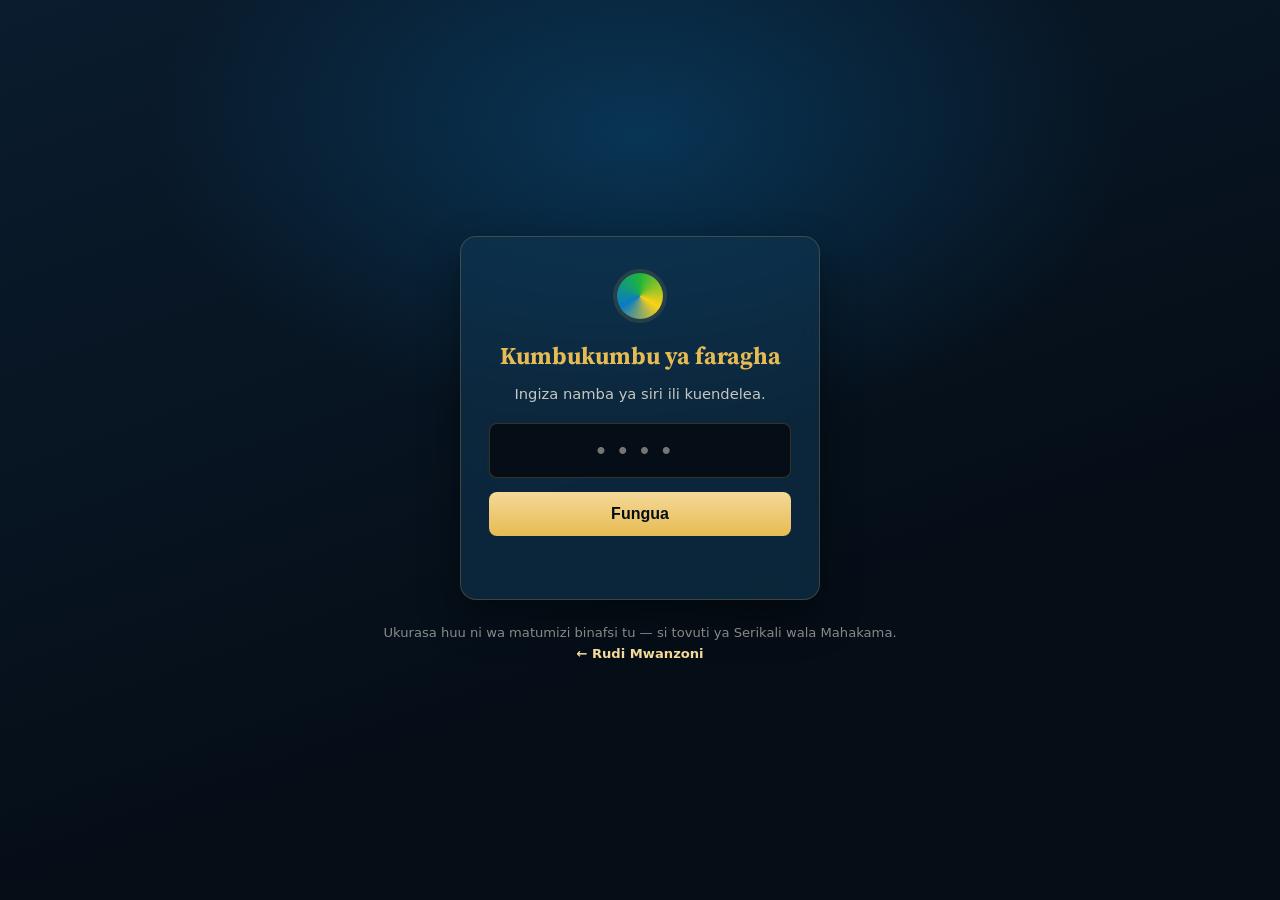
<file: kiapo.html>
<!DOCTYPE html>
<!--
  =========================================================
  KIAPO.HTML — Kumbukumbu binafsi ya Herman Onesmo Sade
  =========================================================

  MUHIMU: Faili hii ni ya matumizi binafsi tu. SI tovuti ya Serikali
  wala Mahakama. "Password" iliyowekwa hapa chini inaonekana wazi
  kwa yeyote atakayefungua "View Page Source" — HAINA ulinzi wa
  kweli. Usiiweke kwenye seva ya umma ukitegemea itakuwa faragha.

  TOLEO LILILOTUMIKA: Februari 2026 pekee (nyumba mbili — Migazini/
  Nsemulwa na Kigamboni, vifungu 49). Toleo mbadala la Januari 2026
  (Nsemulwa peke yake kupitia mkopo wa NMB) halijawekwa humu kwa
  maombi ya Herman.

  MUUNDO WA FAILI (sura tano, zote chanzo chake ni hati za Februari
  2026 alizopakia Herman):
    Sura 1 — Ukurasa wa Tahadhari
    Sura 2 — Maelezo Kabla ya Kuwasilisha Mahakamani
    Sura 3 — Kiapo Kikuu cha Utetezi na Uthibitisho wa Umiliki wa Mali
    Sura 4 — Maelezo Kuhusu Kielelezo "D"
    Sura 5 — Kielelezo "D": Taarifa ya Tukio la Kufukuzwa

  Ukurasa huu unatumia style.css ya tovuti (background la #content,
  .onyo, .caution, .doc-title n.k.) kisha unaongeza <style> yake
  binafsi hapa chini kwa ajili ya mfumo wa "kusoma kitabu" (jedwali
  la yaliyomo, upau wa maendeleo, dark mode, scroll-reveal) — hivi
  havihitajiki kwenye kurasa nyingine za tovuti, hivyo havijawekwa
  kwenye style.css ya pamoja.
-->
<html lang="sw">
<head>
<meta charset="UTF-8">
<meta name="viewport" content="width=device-width, initial-scale=1.0">
<meta name="robots" content="noindex, nofollow">
<title>Kiapo na Kielelezo D — Herman Onesmo Sade</title>
<link rel="preconnect" href="https://fonts.googleapis.com">
<link href="https://fonts.googleapis.com/css2?family=Source+Serif+4:opsz,wght@8..60,400;8..60,500;8..60,600;8..60,700&display=swap" rel="stylesheet">
<link rel="stylesheet" href="style.css">

<style>
/* =========================================================
   KIAPO READER — mfumo wa "kusoma kitabu" kwa ukurasa huu tu
   Sehemu:
     1. VARIABLES ZA ZIADA (mode ya usiku)
     2. TOPBAR (juu — back, jina, dark toggle, toc toggle)
     3. PROGRESS BAR
     4. LAYOUT: TOC + MAIN
     5. TOC (jedwali la yaliyomo)
     6. CHAPTERS (sura na scroll-reveal)
     7. EXHIBIT / QUOTE HELPERS
     8. BACK-TO-TOP
     9. DARK READING MODE (overrides)
     10. RESPONSIVE
     11. REDUCED MOTION
   ========================================================= */

/* ---- 1. Variables za ziada (zinatumia zile za style.css) ---- */
:root {
  --reader-topbar-h: 58px;
  --reader-progress-h: 3px;
  --dark-bg:    #14120f;
  --dark-bg-2:  #1b1812;
  --dark-ink:   #e9e2d2;
  --dark-ink-soft: #a89f8c;
  --dark-line:  #3a352b;
  --dark-gold:  #e7bb53;
}

/* ---- 2. Topbar ---- */
.reader-topbar {
  position: sticky;
  top: 0;
  z-index: 60;
  display: flex;
  align-items: center;
  gap: 10px;
  padding: 10px 14px;
  height: var(--reader-topbar-h);
  background: rgba(10, 24, 40, 0.92);
  backdrop-filter: blur(12px);
  border-bottom: 1px solid var(--line);
  color: var(--paper);
}
.tb-btn {
  appearance: none;
  border: 1px solid rgba(244, 217, 152, 0.28);
  background: rgba(255, 255, 255, 0.06);
  color: var(--paper);
  width: 38px;
  height: 38px;
  min-width: 38px;
  border-radius: 10px;
  display: inline-flex;
  align-items: center;
  justify-content: center;
  font-size: 1rem;
  cursor: pointer;
  text-decoration: none;
  transition: background 0.2s ease, transform 0.2s ease, border-color 0.2s ease;
}
.tb-btn:hover {
  background: rgba(231, 187, 83, 0.16);
  border-color: var(--gold);
  transform: translateY(-1px);
  text-decoration: none;
}
.tb-btn:active { transform: translateY(0) scale(0.95); }
.tb-title {
  flex: 1;
  min-width: 0;
  text-align: center;
  font-family: var(--serif);
  font-weight: 700;
  font-size: 0.92rem;
  letter-spacing: 0.02em;
  color: var(--gold-soft);
  white-space: nowrap;
  overflow: hidden;
  text-overflow: ellipsis;
}
#dark-icon { display: inline-block; transition: transform 0.4s ease; }
body.dark-reading #dark-icon { transform: rotate(180deg); }

/* ---- 3. Progress bar ---- */
.reader-progress {
  position: sticky;
  top: var(--reader-topbar-h);
  z-index: 59;
  height: var(--reader-progress-h);
  background: rgba(255, 255, 255, 0.08);
}
.reader-progress-bar {
  height: 100%;
  width: 0%;
  background: linear-gradient(90deg, var(--tz-green), var(--tz-gold), var(--tz-blue));
  transition: width 0.12s linear;
}

.toc-scrim {
  position: fixed;
  inset: 0;
  background: rgba(0, 0, 0, 0.5);
  z-index: 65;
  opacity: 0;
  pointer-events: none;
  transition: opacity 0.25s ease;
}
body.toc-open .toc-scrim { opacity: 1; pointer-events: auto; }

/* ---- 4. Layout: TOC + Main ---- */
.reader-body {
  display: flex;
  align-items: flex-start;
  max-width: 1200px;
  margin: 0 auto;
}
.reader-main {
  flex: 1;
  min-width: 0;
}

/* ---- 5. TOC ---- */
.reader-toc {
  width: 268px;
  flex: 0 0 268px;
  position: sticky;
  top: calc(var(--reader-topbar-h) + var(--reader-progress-h));
  max-height: calc(100vh - var(--reader-topbar-h) - var(--reader-progress-h));
  overflow-y: auto;
  padding: 22px 16px 40px;
  background: var(--paper-edge);
  border-right: 1px solid var(--line-doc);
}
.reader-toc h3 {
  font-family: var(--serif);
  font-size: 0.78rem;
  text-transform: uppercase;
  letter-spacing: 0.1em;
  color: var(--ink-soft);
  margin: 0 0 14px;
}
.toc-link {
  display: flex;
  align-items: baseline;
  gap: 8px;
  padding: 9px 10px;
  border-radius: 8px;
  font-size: 0.86rem;
  line-height: 1.35;
  color: var(--ink);
  text-decoration: none;
  margin-bottom: 3px;
  border-left: 3px solid transparent;
  transition: background 0.2s ease, border-color 0.2s ease, padding-left 0.2s ease;
}
.toc-link:hover {
  background: rgba(10, 123, 196, 0.08);
  text-decoration: none;
}
.toc-link.active {
  border-left-color: var(--tz-gold);
  background: rgba(252, 209, 22, 0.14);
  font-weight: 700;
  padding-left: 13px;
}
.toc-num {
  flex: 0 0 auto;
  color: var(--ink-soft);
  font-size: 0.76rem;
  font-weight: 700;
}
.toc-note {
  margin-top: 18px;
  padding-top: 14px;
  border-top: 1px dashed var(--line-doc);
  font-size: 0.76rem;
  color: var(--ink-soft);
  line-height: 1.5;
}

/* ---- 6. Chapters + scroll-reveal ---- */
.chapter {
  padding-top: 6px;
  /* MUHIMU: maudhui yanaonekana kwa default — HAYATEGEMEI JavaScript.
     Uonekano wa "kufifia-kuingia" (fade/slide-in) huwekwa TU na JS
     kwa kuongeza class .pre-reveal kabla ya kuanza kuchunguza scroll,
     ili endapo JS itashindwa kufanya kazi kwa sababu yoyote, maandishi
     yote yabaki yanaonekana badala ya kufichika. */
}
.chapter.pre-reveal {
  opacity: 0;
  transform: translateY(18px);
  transition: opacity 0.6s ease, transform 0.6s ease;
}
.chapter.pre-reveal.in-view {
  opacity: 1;
  transform: translateY(0);
}
.chapter + .chapter {
  margin-top: 3.2rem;
  border-top: 1px dashed var(--line-doc);
  padding-top: 2.8rem;
}
.chapter-kicker {
  display: inline-block;
  font-size: 0.74rem;
  letter-spacing: 0.1em;
  color: var(--tz-blue);
  font-weight: 700;
  margin: 0 0 10px;
  text-transform: uppercase;
  padding: 4px 10px;
  border: 1px solid rgba(10, 123, 196, 0.3);
  border-radius: 999px;
  background: rgba(10, 123, 196, 0.06);
}
.witness-list {
  margin: 1.2rem 0;
  padding-left: 1.3rem;
  line-height: 1.85;
}
.witness-list li { margin-bottom: 6px; }

/* ---- 7. Exhibit / quote helpers ---- */
blockquote.court-quote {
  margin: 1.4rem 0;
  padding: 14px 20px;
  border-left: 3px solid var(--ink-soft);
  font-style: italic;
  color: var(--ink-soft);
  background: rgba(32, 28, 20, 0.03);
}

/* ---- 8. Back-to-top ---- */
.back-to-top {
  position: fixed;
  right: 18px;
  bottom: 18px;
  width: 46px;
  height: 46px;
  border-radius: 50%;
  background: linear-gradient(180deg, var(--gold-soft), var(--gold));
  color: var(--navy-deep);
  border: none;
  box-shadow: 0 10px 24px rgba(0, 0, 0, 0.35);
  display: flex;
  align-items: center;
  justify-content: center;
  font-size: 1.15rem;
  cursor: pointer;
  opacity: 0;
  transform: translateY(12px) scale(0.9);
  pointer-events: none;
  transition: opacity 0.25s ease, transform 0.25s ease;
  z-index: 55;
}
.back-to-top.show {
  opacity: 1;
  transform: translateY(0) scale(1);
  pointer-events: auto;
}
.back-to-top:hover { transform: translateY(-3px) scale(1.04); }
.back-to-top:active { transform: translateY(0) scale(0.96); }

/* ---- 9. Dark reading mode ---- */
body.dark-reading #content { background: var(--dark-bg); color: var(--dark-ink); }
body.dark-reading #content p { color: var(--dark-ink); }
body.dark-reading #content .wrap > p { color: var(--dark-ink); }
body.dark-reading .cover-title,
body.dark-reading .doc-title,
body.dark-reading .country-name,
body.dark-reading h2.section {
  color: var(--dark-gold);
}
body.dark-reading h2.section { border-bottom-color: var(--dark-gold); }
body.dark-reading .cover-sub,
body.dark-reading .doc-subtitle,
body.dark-reading .case-caption p,
body.dark-reading .ink-soft-text {
  color: var(--dark-ink-soft);
}
body.dark-reading .caution {
  background: #241512;
  border-color: rgba(224, 122, 106, 0.35);
}
body.dark-reading .caution .label { color: #e6857a; }
body.dark-reading .caution p:last-child { color: var(--dark-ink); }
body.dark-reading .onyo {
  background: #241d10;
  border-color: #6b5218;
}
body.dark-reading .onyo .label { color: var(--dark-gold); }
body.dark-reading .onyo p:last-child,
body.dark-reading .onyo li { color: var(--dark-ink); }
body.dark-reading .reader-toc {
  background: var(--dark-bg-2);
  border-right-color: var(--dark-line);
}
body.dark-reading .reader-toc h3 { color: var(--dark-ink-soft); }
body.dark-reading .toc-link { color: var(--dark-ink); }
body.dark-reading .toc-link:hover { background: rgba(231, 187, 83, 0.08); }
body.dark-reading .toc-link.active { background: rgba(231, 187, 83, 0.16); }
body.dark-reading .toc-num,
body.dark-reading .toc-note { color: var(--dark-ink-soft); }
body.dark-reading .chapter + .chapter { border-top-color: var(--dark-line); }
body.dark-reading .divider-doc { background: var(--dark-line); }
body.dark-reading hr.rule { border-top-color: var(--dark-line); }
body.dark-reading #content .home-link { color: #8ec9ef; }
body.dark-reading blockquote.court-quote {
  color: var(--dark-ink-soft);
  border-left-color: var(--dark-line);
  background: rgba(255, 255, 255, 0.02);
}
body.dark-reading .chapter-kicker {
  color: #8ec9ef;
  border-color: rgba(142, 201, 239, 0.3);
  background: rgba(142, 201, 239, 0.06);
}

/* ---- 10. Responsive ---- */
@media (max-width: 900px) {
  .reader-toc {
    position: fixed;
    left: 0;
    top: 0;
    height: 100vh;
    width: 82%;
    max-width: 320px;
    transform: translateX(-100%);
    transition: transform 0.28s ease;
    z-index: 66;
    padding-top: calc(var(--reader-topbar-h) + 20px);
  }
  body.toc-open .reader-toc { transform: translateX(0); }
  .reader-body { display: block; }
  .tb-title { font-size: 0.82rem; }
}

/* ---- 11. Reduced motion ---- */
@media (prefers-reduced-motion: reduce) {
  .chapter {
    opacity: 1 !important;
    transform: none !important;
    transition: none !important;
  }
  .back-to-top, .tb-btn, .toc-link, #dark-icon {
    transition: none !important;
  }
}
</style>
</head>
<body>

  <!-- ===================== LOCK SCREEN ===================== -->
  <div id="lock-screen">
    <div class="lock-card">
      <div class="lock-mark" aria-hidden="true"></div>
      <h1>Kumbukumbu ya faragha</h1>
      <p>Ingiza namba ya siri ili kuendelea.</p>
      <form id="lock-form" autocomplete="off">
        <input
          type="password"
          id="password-input"
          inputmode="numeric"
          pattern="[0-9]*"
          maxlength="4"
          placeholder="••••"
          aria-label="Namba ya siri"
        >
        <button type="submit" id="unlock-btn">Fungua</button>
        <div id="lock-error" role="alert"></div>
      </form>
    </div>
    <div class="lock-footnote">
      Ukurasa huu ni wa matumizi binafsi tu — si tovuti ya Serikali wala Mahakama.<br>
      <a class="home-link" href="index.html">&larr; Rudi Mwanzoni</a>
    </div>
  </div>

  <!-- ===================== READER (DOCUMENT CONTENT) ===================== -->
  <div id="content" style="display:none;">

    <!-- Topbar -->
    <div class="reader-topbar">
      <a class="tb-btn" href="index.html" aria-label="Rudi Mwanzoni" title="Rudi Mwanzoni">&larr;</a>
      <button class="tb-btn" id="toc-toggle" aria-label="Fungua Yaliyomo" title="Yaliyomo">&#9776;</button>
      <div class="tb-title">KIAPO NA KIELELEZO &quot;D&quot; &mdash; TOLEO LA FEBRUARI 2026</div>
      <button class="tb-btn" id="dark-toggle" aria-label="Badilisha Mwonekano wa Kusoma" title="Dark Mode">
        <span id="dark-icon">&#9789;</span>
      </button>
    </div>

    <!-- Progress -->
    <div class="reader-progress"><div class="reader-progress-bar" id="progress-bar"></div></div>
    <div class="stripe" aria-hidden="true"></div>

    <!-- Mobile TOC scrim -->
    <div class="toc-scrim" id="toc-scrim"></div>

    <div class="reader-body">

      <!-- ================= TABLE OF CONTENTS ================= -->
      <aside class="reader-toc" id="reader-toc">
        <h3>Yaliyomo</h3>
        <nav>
          <a class="toc-link" href="#ch1"><span class="toc-num">1</span><span>Ukurasa wa Tahadhari</span></a>
          <a class="toc-link" href="#ch2"><span class="toc-num">2</span><span>Maelezo Kabla ya Kuwasilisha</span></a>
          <a class="toc-link" href="#ch3"><span class="toc-num">3</span><span>Kiapo Kikuu cha Utetezi</span></a>
          <a class="toc-link" href="#ch4"><span class="toc-num">4</span><span>Maelezo Kuhusu Kielelezo &quot;D&quot;</span></a>
          <a class="toc-link" href="#ch5"><span class="toc-num">5</span><span>Kielelezo &quot;D&quot; &mdash; Taarifa ya Tukio</span></a>
        </nav>
        <p class="toc-note">
          Toleo la Februari 2026 pekee limewekwa humu (nyumba mbili — Migazini/Nsemulwa na Kigamboni).
          Vielelezo A&ndash;G rasmi vinapatikana ndani ya Sura ya 3, kifungu cha 46.
        </p>
      </aside>

      <!-- ================= MAIN READING AREA ================= -->
      <main class="reader-main">
        <div class="wrap">

          <p style="text-align:center; margin-bottom:1.8rem;">
            <a class="home-link" href="index.html">&larr; Mwanzoni</a>
            &nbsp;&nbsp;|&nbsp;&nbsp;
            <a class="home-link" href="mahusiano.html">Historia ya Mahusiano na Watoto &rarr;</a>
          </p>

          <!-- ============================================================
               SURA 1 — UKURASA WA TAHADHARI
               ============================================================ -->
          <section id="ch1" class="chapter">
            <span class="chapter-kicker">Sura 1</span>
            <div class="doc-top">
              <p class="cover-title">Ukurasa wa Tahadhari</p>
              <p class="cover-sub">Kabla ya kusoma au kutumia hati zilizoambatanishwa</p>
            </div>

            <div class="caution">
              <p class="label">1. Hii si hati iliyotolewa na Mahakama au Serikali</p>
              <p>Muundo huu (nembo, kichwa cha Mahakama) unafuata mtindo wa kawaida wa hati za kiapo zinazoandaliwa na mhusika au Wakili wake kabla ya kuwasilishwa Mahakamani. Hati hii bado haijathibitishwa na Mahakama, Kamishna wa Viapo, wala ofisi yoyote ya Serikali.</p>
            </div>
            <div class="caution">
              <p class="label">2. Kiapo cha uongo ni kosa la jinai</p>
              <p>Kama ilivyoainishwa ndani ya hati zenyewe, baadhi ya tarehe, majina ya mashahidi, na maneno yaliyonukuliwa (hasa ya JANETH CHARLES) yametajwa kuwa hayajathibitishwa kikamilifu au ni ya kukumbukwa/kuelezwa tu, si nakala halisi. Kutoa taarifa isiyo sahihi chini ya kiapo mbele ya Kamishna wa Viapo ni kosa la jinai (perjury) chini ya Sheria ya Viapo, Sura ya 34. THIBITISHA kila ukweli, tarehe, na jina kwa hati halisi kabla ya kusaini mahali popote.</p>
            </div>
            <div class="caution">
              <p class="label">3. Shauri hili linahusu mtoto mchanga</p>
              <p>Kwa kuwa jambo hili linahusisha ulezi wa mtoto (NANCY HERMAN SADE), maslahi ya mtoto yatapewa uzito mkubwa na Mahakama. Ni muhimu sana upate ushauri wa Wakili aliyesajiliwa Tanzania, hasa kuhusu masuala ya ulezi (custody), kabla ya kuchukua hatua yoyote ya kisheria.</p>
            </div>
            <div class="caution">
              <p class="label">4. Sina uwezo wa kuthibitisha ukweli wa taarifa</p>
              <p>Hati hizi zimeunganishwa kama zilivyowasilishwa, bila kuongeza au kupunguza ukweli wowote. Usahihi wa tarehe, majina, vifungu vya sheria, wala matukio yaliyoelezwa haujathibitishwa. Hayo ni jukumu la mhusika na Wakili wake kuyathibitisha kabla ya kuwasilisha Mahakamani au kwa Kamishna wa Viapo.</p>
            </div>
          </section>

          <!-- ============================================================
               SURA 2 — MAELEZO KABLA YA KUWASILISHA MAHAKAMANI
               ============================================================ -->
          <section id="ch2" class="chapter">
            <span class="chapter-kicker">Sura 2</span>
            <div class="doc-top">
              <p class="cover-title">Maelezo Kabla ya Kuwasilisha Mahakamani</p>
              <p class="cover-sub">Yaliyoambatanishwa na rasimu ya Kiapo &mdash; yamehifadhiwa bila kubadilishwa</p>
            </div>

            <div class="onyo">
              <p class="label">ONYO/KUMBUKA KWA HERMAN</p>
              <p>Kabla ya kusaini na kuwasilisha kiapo hiki mahakamani au kwa Kamishna wa Viapo, tafadhali soma kwa makini vitu vifuatavyo vilivyobainika wakati wa kulinganisha kiapo cha awali na hati za mauziano zilizowasilishwa:</p>
              <ul class="witness-list">
                <li><strong>Tarehe:</strong> imethibitishwa kuwa matukio yote &mdash; kwenda kumchukua Magreth na ununuzi wa nyumba ya Nsemulwa/Migazini &mdash; yalitokea mwezi wa Februari 2026, si Januari kama ilivyokuwa kwenye kiapo cha awali. Tarehe zimesahihishwa kuwa Februari (siku 5, 7, na 9 Februari 2026), zinazoendana na Mkataba wa Mauziano wenye tarehe 09/02/2026.</li>
                <li><strong>Chanzo cha fedha za nyumba ya Nsemulwa/Migazini:</strong> mkopo wa benki ulichukuliwa kama fedha taslimu kupitia ATM, kisha kumlipa muuzaji Ramadhan Adam Said fedha taslimu moja kwa moja. Jambo hilo limewekwa kama aya ya 20 kwenye kiapo. Endapo kuna Mkataba wa Mkopo au taarifa ya akaunti (bank statement), inashauriwa kuongezwa kama Kielelezo B.</li>
                <li>Imeongezwa Sehemu ya Nane yenye vifungu vya sheria za Tanzania (Sheria ya Ndoa Sura 29, Sheria ya Ardhi Sura 113, Sheria ya Mikataba Sura 345, Sheria ya Mtoto Sura 13, Sheria ya Ushahidi Sura 6, Sheria ya Viapo Sura 34, Sheria ya Mahakama za Mahakimu Sura 11). Bado ni muhimu Wakili avipitie kabla ya kuwasilisha.</li>
                <li><strong>Mashahidi:</strong> majina yamebadilishwa kulingana na mikataba halisi (Kagusa Refi Kauzeni na Sara Beny Charamila &mdash; Nsemulwa; Christopher Tadeo na Sara B. Chalamila &mdash; Kigamboni). Yanahitaji kusomwa tena kwa uangalifu.</li>
                <li>Umri (miaka 27) na tarehe za mahusiano (13 na 22 Februari 2025) hazijabadilishwa kwa kuwa hakuna hati inayothibitisha au kupingana nazo &mdash; zinahitaji kuthibitishwa binafsi kabla ya kusaini.</li>
                <li>Hii ni rasimu tu iliyoandaliwa kwa msaada wa AI, si na Wakili. Ni vyema ithibitishwe na Wakili aliyesajiliwa Tanzania kabla ya kuwasilisha.</li>
              </ul>
            </div>
            <p style="text-align:center; font-style:italic; color:var(--ink-soft); font-size:0.9rem;">&mdash; Mwisho wa maelezo ya awali. Kiapo halisi kinaanza sura inayofuata. &mdash;</p>
          </section>

          <!-- ============================================================
               SURA 3 — KIAPO KIKUU CHA UTETEZI NA UTHIBITISHO WA UMILIKI
               ============================================================ -->
          <section id="ch3" class="chapter">
            <span class="chapter-kicker">Sura 3 &middot; Toleo la Februari 2026</span>

            <div class="doc-top">
              <div class="flag-mark" aria-hidden="true"></div>
              <p class="country-name">JAMHURI YA MUUNGANO WA TANZANIA</p>
              <hr class="rule" style="width:55%; margin:0.9rem auto 1.1rem;">
              <div class="case-caption">
                <p>KATIKA MAHAKAMA YA MWANZO</p>
                <p>WILAYA YA MPANDA</p>
                <p>MKOA WA KATAVI</p>
              </div>
              <p class="doc-title">KIAPO CHA UTETEZI NA UTHIBITISHO WA UMILIKI WA MALI</p>
              <p class="doc-subtitle">(Precautionary Affidavit of Ownership)</p>
            </div>

            <p>MIMI, HERMAN ONESMO SADE, mwanaume mzima, raia wa Jamhuri ya Muungano wa Tanzania, mwenye umri wa miaka 27, askari wa Jeshi la Zimamoto na Uokoaji kwa taaluma na kazi, nikiwa na makazi ya kudumu Mkoa wa Lindi, NINATOA KIAPO kifuatacho:</p>

            <p>1. Kwamba maelezo yote yaliyomo katika kiapo hiki ni ya kweli, sahihi, na kamili kadri ninavyojua na kuamini.</p>
            <p>2. Kwamba nina uwezo wa kisheria wa kutoa kiapo hiki, na ninafanya hivyo kwa hiari yangu kamili bila kulazimishwa au kudanganywa na mtu yeyote.</p>

            <h2 class="section">Sehemu ya Kwanza: Historia ya Mahusiano</h2>
            <p>3. Kwamba mnamo mwaka 2025, niliingia katika mahusiano ya kimapenzi na mwanamke aitwaye MAGRETH DESDEL KASAGULA, ambaye alikuwa na makazi yake Mpanda, Mkoa wa Katavi.</p>
            <p>4. Kwamba katika mahusiano hayo, nilifuata taratibu za kimila kwa kutoa posa na sehemu ya mahari kwa wazazi wake kama ilivyokuwa desturi ya jamii yetu.</p>
            <p>5. Kwamba hata hivyo, hakukuwa na ndoa ya kisheria wala ndoa ya kimila iliyosajiliwa katika ofisi yoyote ya serikali kati yangu na MAGRETH DESDEL KASAGULA.</p>
            <p>6. Kwamba mnamo tarehe 13 Februari 2025, nilimchukua mwanamke huyo kutoka kwa wazazi wake Mpanda kwa idhini na ridhaa yao, na mnamo tarehe 22 Februari 2025 tukaanza kuishi pamoja Mjini Lindi kama mume na mke.</p>

            <div class="onyo">
              <p class="label">ONYO/KUMBUKA KWA HERMAN</p>
              <p>Thibitisha tarehe hizi mbili (13 na 22 Februari 2025) ni sahihi kabla ya kusaini &mdash; hakuna hati ya kuzithibitisha.</p>
            </div>

            <h2 class="section">Sehemu ya Pili: Ujauzito na Kuzaliwa kwa Mtoto</h2>
            <p>7. Kwamba mnamo mwezi Septemba 2025, MAGRETH DESDEL KASAGULA akiwa na ujauzito wa takribani miezi saba, alisafiri kurudi nyumbani kwa wazazi wake Mpanda, Mkoa wa Katavi, kwa makubaliano ya kifamilia.</p>
            <p>8. Kwamba mnamo tarehe 4 Desemba 2025, MAGRETH DESDEL KASAGULA alijifungua mtoto wa kike katika Hospitali ya Mkoa wa Mpanda, Katavi.</p>
            <p>9. Kwamba mtoto huyo amepewa jina la NANCY HERMAN SADE, na jina langu linaonekana wazi kwenye cheti chake cha kuzaliwa kama baba wake wa kisheria.</p>
            <p>10. Kwamba nakiri na kusisitiza kuwa NANCY HERMAN SADE ni mtoto wangu wa kisheria, na nina wajibu wa kimsingi wa kumlea, kumlinda na kumhudumia.</p>

            <h2 class="section">Sehemu ya Tatu: Tukio la Kufukuzwa na Kunyimwa Mtoto</h2>
            <p>11. Kwamba mnamo tarehe 5 Februari 2026, nilipata likizo kutoka kazini na kusafiri kutoka Lindi kwenda Mpanda, Katavi.</p>
            <p>12. Kwamba mnamo tarehe 7 Februari 2026, nilienda nyumbani kwa wazazi wa MAGRETH DESDEL KASAGULA kwa madhumuni mawili: (a) Kuwasalimu na kuwaonyesha heshima; (b) Kumchukua MAGRETH DESDEL KASAGULA pamoja na mtoto wetu NANCY HERMAN SADE warudi kuishi nami Lindi.</p>
            <p>13. Kwamba hata hivyo, wazazi wa MAGRETH DESDEL KASAGULA walikataa kabisa kuniruhusu kumchukua, na mama wa MAGRETH alinifokea kwa maneno ya dharau akiniambia: &ldquo;Toka, toka, ondoka&rdquo;.</p>
            <p>14. Kwamba nilifukuzwa nyumbani hapo kwa nguvu na bila heshima, na nilinyimwa haki yangu ya kisheria ya kumuona na kumchukua mtoto wangu NANCY HERMAN SADE.</p>
            <p>15. Kwamba MAGRETH DESDEL KASAGULA mwenyewe alitaka kuondoka nami, lakini baba wake wa kambo aliingilia kati na kumzuia, na hivyo mimi nilizuiliwa kwa nguvu.</p>
            <p>16. Kwamba tukio hilo lilitokea mbele ya mashahidi, na linaweza kuthibitishwa.</p>

            <h2 class="section">Sehemu ya Nne: Ununuzi wa Nyumba ya Kwanza &mdash; Eneo la Migazini, Kata ya Nsemulwa, Mpanda</h2>
            <p>17. Kwamba baada ya kufukuzwa na kunyimwa mtoto wangu, siku mbili tu baadaye, mnamo tarehe 09 Februari 2026, nilifanya uamuzi wa kibinafsi wa kununua nyumba pamoja na kiwanja vilivyopo eneo la Migazini, Kata ya Nsemulwa, Wilaya ya Mpanda, Mkoa wa Katavi.</p>
            <p>18. Kwamba nyumba na kiwanja hivyo vilinunuliwa kutoka kwa muuzaji RAMADHAN ADAM SAID, mkazi wa Migazini, Kata ya Nsemulwa, Wilaya ya Mpanda, Mkoa wa Katavi, kwa ushirikiano na ridhaa ya mke wake ZAINABU OMARI JUMA.</p>
            <p>19. Kwamba thamani ya mauziano ya nyumba na kiwanja hicho ilikuwa Shilingi za Kitanzania Milioni Saba tu (Tshs. 7,000,000/=), zilizolipwa kwa awamu tatu (3) kama zilivyoainishwa kwenye Mkataba wa Mauziano wa tarehe 09/02/2026.</p>
            <p>20. Kwamba fedha nilizotumia kununulia nyumba hiyo zilitokana na mkopo (loan) nilioukopa katika benki, ambao niliupokea na kuutoa kwa fedha taslimu (cash) kupitia ATM, kisha nikatumia fedha hizo taslimu kumlipa muuzaji RAMADHAN ADAM SAID moja kwa moja kwa awamu tatu kama zilivyoainishwa kwenye Mkataba wa Mauziano. Kwamba kwa sababu hiyo, mkopo huo haukuwa umefungamanishwa moja kwa moja na nyumba hii kama dhamana (mortgage/security) kwa benki, bali ulikuwa ni chanzo cha fedha za kibinafsi nilizotumia kwa manunuzi ya kawaida ya fedha taslimu, jambo linaloendana na Mkataba wa Mauziano niliouingia na muuzaji.</p>

            <div class="onyo">
              <p class="label">ONYO/KUMBUKA KWA HERMAN</p>
              <p>Mkopo wa benki ulichukuliwa kama fedha taslimu kupitia ATM, kisha kumlipa muuzaji fedha taslimu &mdash; si mkopo uliofungamanishwa moja kwa moja na nyumba kama dhamana (mortgage). Hii inaimarisha zaidi hoja ya umiliki wa pekee, kwa kuwa hakuna benki yenye dhamana iliyosajiliwa juu ya nyumba hii mahususi. Endapo kuna Mkataba wa Mkopo kutoka benki, inashauriwa kuongezwa kama Kielelezo B.</p>
            </div>

            <p>21. Kwamba kiwanja na nyumba hiyo inapakana na maeneo yafuatayo: Kaskazini - kiwanja cha Rajabu; Kusini - eneo la Ashura Athumani; Mashariki - eneo la Jumanne Rashidi; na maeneo mengine kama yalivyoainishwa kwenye Mkataba wa Mauziano.</p>
            <p>22. Kwamba Mkataba wa Mauziano wa nyumba hii ulishuhudiwa na mashahidi wafuatao: Kwa upande wa Muuzaji &ndash; mashahidi walioorodheshwa kwenye mkataba; Kwa upande wa Mnunuzi (mimi) &ndash; KAGUSA REFI KAUZENI na SARA BENY CHARAMILA.</p>
            <p>23. Kwamba Mkataba huo ulithibitishwa na Wakili/Kamishna wa Viapo MONICA MARCO LUGONDA, S.L.P 1571, Dar es Salaam, na kupigwa muhuri rasmi.</p>
            <p>24. Kwamba MAGRETH DESDEL KASAGULA: (a) Hakusaini Mkataba wa Mauziano wa nyumba hii; (b) Hakushiriki katika maamuzi yoyote ya kuinunua; (c) Hakutoa hata shilingi moja kwa ajili ya malipo ya awamu yoyote; (d) Hakuwahi kuishi kwenye nyumba hiyo hata kwa siku moja tangu ilinunuliwa; na kwamba wakati wa ununuzi, MAGRETH DESDEL KASAGULA alikuwa bado anaishi nyumbani kwa wazazi wake Mpanda, Katavi, hivyo hakuwa na uwezo wala nia ya kuchangia chochote.</p>

            <h2 class="section">Sehemu ya Tano: Ununuzi wa Nyumba ya Pili &mdash; Mtaa wa Kigamboni, Kata ya Shanwe, Manispaa ya Mpanda</h2>
            <p>25. Kwamba mnamo tarehe 16 Februari 2026, nilifanya uamuzi mwingine wa kibinafsi wa kununua kiwanja pamoja na nyumba iliyopo Mtaa wa Kigamboni, Kata ya Shanwe, Manispaa ya Mpanda, Mkoa wa Katavi, kutoka kwa muuzaji PIUS EMMANUEL MTEPA, mkazi wa Mpanda, Mkoa wa Katavi.</p>
            <p>26. Kwamba thamani ya mauziano ya kiwanja na nyumba hiyo ilikuwa Shilingi za Kitanzania Milioni Nne na Laki Tano tu (Tshs. 4,500,000/=), zilizolipwa kwa mkupuo wakati wa kusaini mkataba, kama ilivyoainishwa kwenye Mkataba wa Kuuziana Kiwanja na Nyumba wa tarehe 16 Februari 2026.</p>
            <p>27. Kwamba kabla ya mauziano, muuzaji PIUS EMMANUEL MTEPA alitoa Kiapo cha Umiliki mbele ya Kamishna wa Viapo tarehe 16 Februari 2026, akithibitisha chini ya kiapo kuwa: (a) yeye ndiye mmiliki halali wa kiwanja pamoja na nyumba hiyo; (b) aliipata kwa jasho na juhudi zake binafsi na siyo mali ya ndoa; (c) mali hiyo haihusishi haki, madai, au maslahi ya mke wake wa sasa, mke wa zamani, au mtu mwingine yeyote.</p>
            <p>28. Kwamba mauziano hayo pia yalithibitishwa rasmi na Ofisi ya Serikali ya Mtaa wa Kigamboni, Halmashauri ya Mji wa Mpanda, kupitia Hati ya Uthibitisho wa Kuuziana Mali, iliyosainiwa na Mwenyekiti wa Serikali ya Mtaa na kupigwa muhuri, tarehe 16 Februari 2026.</p>
            <p>29. Kwamba Mkataba wa Kuuziana Kiwanja na Nyumba (Kigamboni) ulishuhudiwa na: Shahidi wa Muuzaji &ndash; CHRISTOPHER TADEO; Shahidi wa Mnunuzi &ndash; SARA B. CHALAMILA, na ulithibitishwa na Wakili/Kamishna wa Viapo HAMAD SAID AMOUR, S.L. Posta 119, Mpanda-Katavi.</p>
            <p>30. Kwamba kiwanja na nyumba hiyo ya Kigamboni inapakana na maeneo yafuatayo: Kaskazini &ndash; eneo la Baba Abdallah; Kusini &ndash; eneo la Mama Kalunde; Mashariki &ndash; eneo la Mama Kuku; Magharibi &ndash; eneo la Baba Joy.</p>
            <p>31. Kwamba MAGRETH DESDEL KASAGULA hakushiriki kwa namna yoyote katika ununuzi wa nyumba hii ya Kigamboni, wala hakuchangia fedha, saini, au ushahidi wowote katika mkataba huo, na hakuwahi kuishi kwenye nyumba hiyo.</p>

            <div class="onyo">
              <p class="label">ONYO/KUMBUKA KWA HERMAN</p>
              <p>Hati ya Ofisi ya Serikali ya Mtaa (Hati ya Uthibitisho) iliyoandikwa kwa mkono inaonyesha kiasi cha Tshs. 4,500,000/=, sawa na kwenye Mkataba wa Kuuziana. Baadhi ya maandishi ya mkono kwenye hati za awali (mfano nakala zilizopigwa muhuri wa &lsquo;HATI YA MAUZO YA...&rsquo;) hayasomeki vizuri kwenye baadhi ya nambari; tafadhali linganisha na nakala zako za awali kabla ya kuwasilisha.</p>
            </div>

            <h2 class="section">Sehemu ya Sita: Hali ya Sasa ya Mahusiano</h2>
            <p>32. Kwamba tangu nilipofukuzwa tarehe 7 Februari 2026, MAGRETH DESDEL KASAGULA na mimi hatukuwa tena katika mahusiano ya ndoa wala ya kuishi pamoja.</p>
            <p>33. Kwamba hakuna ndoa ya kisheria wala ya kimila iliyosajiliwa iliyowahi kuwepo kati yangu na MAGRETH DESDEL KASAGULA, na kwa hiyo hakuna msingi wa kisheria wa kudai kuwa nyumba za Nsemulwa/Migazini au Kigamboni ni &ldquo;mali ya pamoja&rdquo; ya ndoa.</p>
            <p>34. Kwamba MAGRETH DESDEL KASAGULA hataki kabisa madai yoyote juu ya nyumba hizo, wala hajaonyesha nia yoyote ya kumiliki au kushiriki umiliki wake.</p>

            <h2 class="section">Sehemu ya Saba: Tamko la Umiliki wa Kikamilifu wa Mali Zote Mbili</h2>
            <p>35. Kwamba kwa kuzingatia ukweli kwamba: (a) hakukuwa na ndoa ya kisheria wala ya kimila iliyosajiliwa kati yangu na MAGRETH DESDEL KASAGULA; (b) nyumba zote mbili &ndash; ya Nsemulwa/Migazini na ya Kigamboni &ndash; zilinunuliwa kwa jina langu pekee, HERMAN ONESMO SADE; (c) mikataba yote miwili ya mauziano inaonyesha mimi pekee kama mnunuzi; (d) MAGRETH DESDEL KASAGULA hakutoa mchango wowote wa kifedha katika ununuzi wa mali yoyote kati ya hizo mbili; (e) MAGRETH DESDEL KASAGULA hakuwahi kuishi kwenye nyumba yoyote kati ya hizo mbili; (f) nyumba zote mbili zilinunuliwa baada ya mahusiano yangu na MAGRETH DESDEL KASAGULA kuvunjika,</p>
            <p>36. Kwamba NATAMKA NA KUSISITIZA kuwa: (a) nyumba na kiwanja vilivyopo Migazini, Kata ya Nsemulwa, Wilaya ya Mpanda, Mkoa wa Katavi; na (b) kiwanja na nyumba vilivyopo Mtaa wa Kigamboni, Kata ya Shanwe, Manispaa ya Mpanda, Mkoa wa Katavi, ni MALI YANGU BINAFSI KIKAMILIFU, na havihusiki kwa namna yoyote na MAGRETH DESDEL KASAGULA.</p>

            <h2 class="section">Sehemu ya Nane: Misingi ya Kisheria Inayounga Mkono Umiliki Wangu</h2>
            <p>37. Kwamba kwa mujibu wa Kifungu cha 160(1) cha Sheria ya Ndoa, Sura ya 29 [Law of Marriage Act, Cap. 29 R.E. 2019], dhana ya kisheria ya kuwepo kwa ndoa (presumption of marriage) hutokana na mwanamume na mwanamke kuishi pamoja wakiwa na sifa za mume na mke kwa muda wa miaka miwili (2) au zaidi. Kwamba mimi na MAGRETH DESDEL KASAGULA tuliishi pamoja kwa kipindi kisichozidi mwaka mmoja (kuanzia Februari 2025 hadi Februari 2026), hivyo kipindi hicho hakikutimiza sharti la miaka miwili linalotakiwa kisheria, na kwa hiyo hakuna dhana ya ndoa inayoweza kutumika kati yetu.</p>
            <p>38. Kwamba kwa kuwa hakuna dhana ya ndoa wala ndoa halisi (ya kisheria au ya kimila) iliyowahi kuwepo kati yangu na MAGRETH DESDEL KASAGULA, masharti ya mgawanyo wa mali ya ndoa yaliyowekwa chini ya Sheria ya Ndoa, Sura ya 29, hayawezi kutumika kwa mali zangu, kwani masharti hayo yanahusu tu mali zilizopatikana wakati wa uhalisia wa ndoa iliyosajiliwa au inayotambulika kisheria.</p>
            <p>39. Kwamba hata kama, kwa hoja ya ziada tu (without prejudice), ingedhaniwa kuwa kulikuwa na uhusiano wa kindoa, Kifungu cha 60 cha Sheria ya Ndoa, Sura ya 29, kinaweka dhana inayoweza kupingwa (rebuttable presumption) kwamba mali iliyonunuliwa wakati wa ndoa kwa jina la mume peke yake ni mali yake peke yake, isipokuwa ithibitishwe vinginevyo na upande unaopinga. Nyumba zote mbili nilizonunua ni kwa jina langu peke yangu, HERMAN ONESMO SADE, jambo linalothibitisha zaidi umiliki wangu wa pekee.</p>
            <p>40. Kwamba Kifungu cha 59(1) cha Sheria ya Ndoa, Sura ya 29, pamoja na Kifungu cha 114 cha Sheria ya Ardhi, Sura ya 113 [Land Act, Cap. 113 R.E. 2019], vinahitaji ridhaa ya mwenza (spousal consent) pale tu ambapo mali husika ni &ldquo;nyumba ya ndoa&rdquo; (matrimonial home) ambayo mwenza huyo anaishi ndani yake wakati wa mauziano au uwekaji rehani. Kwa kuwa MAGRETH DESDEL KASAGULA hakuwahi kuishi hata siku moja katika nyumba yoyote kati ya hizi mbili, na kwa kuwa hakukuwa na ndoa kati yetu, masharti hayo ya ridhaa ya mwenza hayatumiki kabisa kwenye mauziano haya mawili.</p>
            <p>41. Kwamba mikataba yote miwili ya mauziano ilifanyika kwa hiari kati ya wanunuzi na wauzaji, iliandikwa, ikashuhudiwa na mashahidi, na ikathibitishwa mbele ya Wakili/Kamishna wa Viapo aliyeidhinishwa kisheria, kama inavyotakiwa kwa mujibu wa Sheria ya Mikataba, Sura ya 345 [Law of Contract Act, Cap. 345 R.E. 2019], hususan masharti kuhusu ridhaa huru ya pande zote mbili na malipo halali (consideration).</p>
            <p>42. Kwamba kwa mujibu wa Sheria ya Ardhi, Sura ya 113, hasa vifungu vinavyoeleza kanuni za msingi za umiliki na usajili wa ardhi, ninakusudia kukamilisha usajili rasmi wa hatimiliki za nyumba zote mbili katika Ofisi husika za Ardhi ili kuimarisha zaidi uthibitisho wa kisheria wa umiliki wangu, nikitambua kuwa mkataba wa mauziano peke yake si uthibitisho kamili wa umiliki mpaka usajili ukamilike.</p>
            <p>43. Kwamba kiapo hiki kinatolewa kwa mujibu wa Sheria ya Viapo na Matamko ya Kisheria, Sura ya 34 [Oaths and Statutory Declarations Act, Cap. 34], kikiwa kimethibitishwa na Kamishna wa Viapo aliyeidhinishwa chini ya Sheria ya Manotari na Makamishna wa Viapo, Sura ya 12 [Notaries Public and Commissioners for Oaths Act, Cap. 12], na kinatambulika kisheria kama ushahidi unaokubalika mahakamani chini ya Sheria ya Ushahidi, Sura ya 6 [Evidence Act, Cap. 6 R.E. 2022].</p>
            <p>44. Kwamba wajibu wangu wa kimsingi wa kumlea, kumlinda na kumhudumia mtoto wangu NANCY HERMAN SADE, kama unavyotambuliwa chini ya Sheria ya Mtoto, Sura ya 13 [Law of the Child Act, Cap. 13 R.E. 2019], ni jambo huru na tofauti kabisa na suala la umiliki wa mali. Kutimiza wajibu huo wa kisheria kwa mtoto wangu hakumpi MAGRETH DESDEL KASAGULA, wala mtu mwingine yeyote, haki ya kumiliki au kudai mgawanyo wa nyumba zangu.</p>
            <p>45. Kwamba Mahakama hii ya Mwanzo ina mamlaka kamili ya kisheria ya kusikiliza na kuamua shauri hili kwa mujibu wa Sheria ya Mahakama za Mahakimu, Sura ya 11 [Magistrates' Courts Act, Cap. 11 R.E. 2019].</p>

            <div class="onyo">
              <p class="label">ONYO/KUMBUKA KWA HERMAN</p>
              <p>Vifungu hivi vimeangaliwa dhidi ya vyanzo vya sheria za Tanzania (TanzLII na Ofisi ya Mwanasheria Mkuu wa Serikali). Hata hivyo, sheria hurekebishwa mara kwa mara (Revised Editions), na matumizi sahihi ya vifungu hivi kwenye shauri mahususi yanahitaji uthibitisho wa Wakili aliyesajiliwa, ambaye ataweza pia kuongeza vifungu vingine vinavyoweza kusaidia zaidi, au kurekebisha kama toleo la sheria limebadilika.</p>
            </div>

            <h2 class="section">Sehemu ya Tisa: Vielelezo Vinavyothibitisha</h2>
            <p>46. Kwamba nina vielelezo vifuatavyo vinavyothibitisha ukweli wa maelezo haya, ambavyo niko tayari kuviwasilisha mahakamani inapohitajika:</p>
            <ul class="witness-list">
              <li>Kielelezo &ldquo;A&rdquo; &ndash; Mkataba wa Mauziano ya Nyumba na Kiwanja, Migazini/Nsemulwa (tarehe 09/02/2026)</li>
              <li>Kielelezo &ldquo;B&rdquo; &ndash; Mkataba wa Mkopo kutoka NMB (kama upo &ndash; kuthibitishwa na Herman)</li>
              <li>Kielelezo &ldquo;C&rdquo; &ndash; Nakala ya Cheti cha Kuzaliwa cha NANCY HERMAN SADE</li>
              <li>Kielelezo &ldquo;D&rdquo; &ndash; Ushahidi wa tukio la kufukuzwa (maelezo ya mashahidi au ushahidi mwingine)</li>
              <li>Kielelezo &ldquo;E&rdquo; &ndash; Mkataba wa Kuuziana Kiwanja na Nyumba, Kigamboni (tarehe 16/02/2026)</li>
              <li>Kielelezo &ldquo;F&rdquo; &ndash; Kiapo cha Umiliki cha Pius Emmanuel Mtepa (tarehe 16/02/2026)</li>
              <li>Kielelezo &ldquo;G&rdquo; &ndash; Hati ya Uthibitisho wa Kuuziana Mali, Ofisi ya Serikali ya Mtaa wa Kigamboni (tarehe 16/02/2026)</li>
            </ul>

            <h2 class="section">Sehemu ya Kumi: Lengo la Kiapo Hiki</h2>
            <p>47. Kwamba ninatoa kiapo hiki kwa madhumuni ya: (a) kuthibitisha umiliki wangu wa kikamilifu wa nyumba za Nsemulwa/Migazini na Kigamboni; (b) kujiandaa kwa madai yoyote ya baadaye yanayoweza kutokea; (c) kuweka rekodi halali ya ukweli wa mambo kama yalivyotokea; (d) kulinda haki zangu za kisheria za umiliki wa mali.</p>

            <div class="divider-doc"></div>

            <h2 class="section">Tamko la Mwisho</h2>
            <p>48. Kwamba naelewa kuwa kiapo hiki kinaweza kutumika mahakamani kama ushahidi, na kuwa kutoa ushahidi wa uongo kwenye kiapo ni kosa la jinai linaloadhibiwa kwa sheria.</p>
            <p>49. Kwamba maelezo yote niliyoyatoa hapa juu ni ya kweli, sahihi, na kamili kadri ninavyojua, na naomba Mahakama au Mamlaka yoyote inayohusika kuyazingatia kwa umakini.</p>

            <p style="margin-top:2rem;">NIMETOA KIAPO hiki tarehe __________ mwezi __________ mwaka __________ huko __________</p>
            <p>Sahihi ya Mtoa Kiapo: _______________________________<br>
            Jina: HERMAN ONESMO SADE</p>
            <p style="margin-top:1.4rem;">IMETHIBITISHWA MBELE YANGU:</p>
            <p>Sahihi ya Kamishna wa Viapo: _______________________________<br>
            Jina: _______________________________<br>
            Cheo: _______________________________<br>
            Muhuri wa Ofisi: _______________________________<br>
            Tarehe: _______________________________</p>
          </section>

          <!-- ============================================================
               SURA 4 — MAELEZO KUHUSU KIELELEZO "D"
               ============================================================ -->
          <section id="ch4" class="chapter">
            <span class="chapter-kicker">Sura 4</span>
            <div class="doc-top">
              <p class="cover-title">Maelezo Kuhusu Hati Hii (Kielelezo &ldquo;D&rdquo;)</p>
              <p class="cover-sub">Yaliyoambatanishwa na rasimu ya awali ya Kielelezo &ldquo;D&rdquo; &mdash; yamehifadhiwa bila kubadilishwa</p>
            </div>

            <div class="onyo">
              <p class="label">ONYO/KUMBUKA KWA HERMAN</p>
              <p>Hii ni taarifa ya kina ya tukio la kufukuzwa, iliyoandaliwa kutumika kama Kielelezo &ldquo;D&rdquo; kuambatanishwa na Kiapo kikuu. Kabla ya kuiwasilisha, tafadhali zingatia haya:</p>
              <ul class="witness-list">
                <li>Mashahidi waliotajwa &mdash; Policapo Pangani, Janeth Charles, Maria Pangani, na Tina Pangani &mdash; ni ndugu wa karibu wa MAGRETH DESDEL KASAGULA, hivyo kwa vitendo hawatapenda kusaini taarifa hii kwa hiari kuunga mkono upande huu. Wameorodheshwa kama &ldquo;waliokuwepo eneo la tukio&rdquo; (si kama mashahidi wanaosaidia), kwa sababu ni sahihi kisheria kuwataja wote waliokuwepo. Iwapo shauri litafika mahakamani, Mahakama inaweza kuwaita kama mashahidi (hata kama ni wa upande mwingine) kwa lengo la kuthibitisha au kupinga tukio hili.</li>
                <li>Shahidi bora zaidi hapa ni yule MPANGAJI aliyekuwepo wakati huo, kwa sababu si ndugu wa Magreth. Jina lake kamili na (kama inawezekana) namba ya simu bado linahitajika, ili aweze kuongezwa kama shahidi anayeweza kuthibitisha tukio hili kwa hiari, na hata kutoa saini/kiapo chake mwenyewe kama shahidi huru.</li>
                <li>Wazazi, SARA BENY CHALAMILA na ONESMO GAITANI SADE, waliopokea taarifa ya tukio mara moja baada ya tukio kutokea, wanaweza kutoa &ldquo;ushahidi wa taarifa iliyotolewa mara moja baada ya tukio&rdquo; (recent complaint evidence) &mdash; hii ni aina ya ushahidi inayosaidia lakini si sawa na ushahidi wa moja kwa moja wa tukio lenyewe, kwa sababu hawakuwepo eneo la tukio.</li>
                <li>Maneno yaliyoandikwa ya JANETH CHARLES ni kwa mujibu wa ulivyoelezwa; yameandikwa kama yalivyosemwa kwa lugha ya kawaida (si tafsiri halisi ya kila neno), hivyo yanahitaji kusomwa kwa makini na kurekebishwa endapo si sahihi kikamilifu.</li>
              </ul>
            </div>
          </section>

          <!-- ============================================================
               SURA 5 — KIELELEZO "D": TAARIFA YA TUKIO LA KUFUKUZWA
               ============================================================ -->
          <section id="ch5" class="chapter">
            <span class="chapter-kicker">Sura 5 &middot; Toleo la Februari 2026</span>

            <div class="doc-top">
              <div class="flag-mark" aria-hidden="true"></div>
              <p class="country-name">JAMHURI YA MUUNGANO WA TANZANIA</p>
              <hr class="rule" style="width:55%; margin:0.9rem auto 1.1rem;">
              <div class="case-caption">
                <p>KATIKA MAHAKAMA YA MWANZO</p>
                <p>WILAYA YA MPANDA</p>
                <p>MKOA WA KATAVI</p>
              </div>
              <p class="doc-title">KIELELEZO &ldquo;D&rdquo;</p>
              <p class="doc-title" style="font-size:1.05rem; margin-top:2px;">TAARIFA YA TUKIO LA KUFUKUZWA NA KUNYIMWA MTOTO</p>
              <p class="doc-subtitle">(Inayoambatana na Kiapo cha Utetezi na Uthibitisho wa Umiliki wa Mali cha HERMAN ONESMO SADE)</p>
            </div>

            <p>MIMI, HERMAN ONESMO SADE, mwanaume mzima, raia wa Jamhuri ya Muungano wa Tanzania, mwenye umri wa miaka 27, askari wa Jeshi la Zimamoto na Uokoaji kwa taaluma na kazi, nikiwa na makazi ya kudumu Mkoa wa Lindi, NATOA TAARIFA ifuatayo kwa uhuru wangu na kwa ukweli kadri ninavyokumbuka, kuhusiana na tukio la kufukuzwa nyumbani kwa wazazi wa MAGRETH DESDEL KASAGULA:</p>

            <h2 class="section">Sehemu ya Kwanza: Maelezo ya Jumla ya Tukio</h2>
            <p>1. Kwamba mnamo tarehe 7 Februari 2026, majira ya jioni, nilifika nyumbani kwa wazazi wa MAGRETH DESDEL KASAGULA, Mpanda, Mkoa wa Katavi, kwa madhumuni mawili: (a) kuwasalimu na kuwaonyesha heshima kama ilivyo desturi; na (b) kumchukua MAGRETH DESDEL KASAGULA pamoja na mtoto wetu NANCY HERMAN SADE ili warudi kuishi nami Lindi.</p>
            <p>2. Kwamba tukio hili lilitokea majira ya jioni ya siku hiyo.</p>

            <h2 class="section">Sehemu ya Pili: Waliokuwepo Eneo la Tukio</h2>
            <p>3. Kwamba wakati wa tukio hili, walikuwepo watu wafuatao:</p>
            <ul class="witness-list">
              <li>MAGRETH DESDEL KASAGULA &ndash; mama wa mtoto NANCY HERMAN SADE</li>
              <li>POLICAPO PANGANI &ndash; baba wa kambo wa Magreth Desdel Kasagula</li>
              <li>JANETH CHARLES &ndash; mama mzazi wa Magreth Desdel Kasagula</li>
              <li>MARIA PANGANI &ndash; mdogo wake Magreth Desdel Kasagula</li>
              <li>TINA PANGANI &ndash; mdogo mwingine wa Magreth Desdel Kasagula</li>
              <li>Ndugu wengine wa kike wakubwa wa Magreth Desdel Kasagula (majina kamili hayajatajwa)</li>
              <li>Mtu aliyekuwa mpangaji wa nyumba hiyo wakati huo (jina litaongezwa litakapopatikana) &ndash; mtu huyu si ndugu wa familia ya Magreth na anaweza kuthibitisha tukio hili kama shahidi huru</li>
            </ul>

            <h2 class="section">Sehemu ya Tatu: Maelezo ya Kilichotokea</h2>
            <p>4. Kwamba nilipofika na kueleza nia yangu ya kumchukua MAGRETH DESDEL KASAGULA pamoja na mtoto wetu, JANETH CHARLES (mama mzazi wa Magreth) alinifukuza kwa hasira na dharau, akiniambia maneno:</p>
            <blockquote class="court-quote">&ldquo;Toka, toka, ondoka.&rdquo;</blockquote>
            <p>5. Kwamba JANETH CHARLES pia alimwambia MAGRETH DESDEL KASAGULA, mbele yangu na mbele ya waliokuwepo, kwa maana kwamba: hata kama mtoto atazaliwa au ameshazaliwa, yeye (Janeth) atamlea mwenyewe; akihoji kwa nini yeye (Janeth) alimlea Magreth kama si kwa ajili ya jambo kama hili; na kudai kuwa angeweza &ldquo;kumrudisha tumboni mwake&rdquo; kwa maana kwamba yeye ndiye aliyemzaa Magreth na ana mamlaka juu yake.</p>
            <p>6. Kwamba kutokana na maneno na vitendo hivyo, nilifukuzwa nyumbani hapo kwa nguvu na bila heshima, na nilinyimwa haki yangu ya kumuona na kumchukua mtoto wangu NANCY HERMAN SADE siku hiyo.</p>
            <p>7. Kwamba MAGRETH DESDEL KASAGULA mwenyewe alionyesha nia ya kutaka kuondoka nami, lakini POLICAPO PANGANI (baba wake wa kambo) aliingilia kati na kumzuia asiondoke, na hivyo mimi nilizuiliwa kwa nguvu kumchukua yeye pamoja na mtoto.</p>
            <p>8. Kwamba tukio hili lilitokea mbele ya watu wote walioorodheshwa katika Sehemu ya Pili hapo juu, wakiwemo POLICAPO PANGANI, JANETH CHARLES, MARIA PANGANI, TINA PANGANI, ndugu wengine wa Magreth, na mpangaji wa nyumba hiyo.</p>

            <h2 class="section">Sehemu ya Nne: Taarifa Niliyotoa Mara Moja Baada ya Tukio</h2>
            <p>9. Kwamba mara baada ya kufukuzwa, nilirudi na kutoa taarifa ya tukio hili mara moja kwa wazazi wangu: SARA BENY CHALAMILA (mama yangu mzazi) na ONESMO GAITANI SADE (baba yangu mzazi), ambao wanaweza kuthibitisha kuwa niliwaeleza tukio hili muda mfupi baada ya kutokea.</p>
            <p>10. Kwamba sikuwa na ushahidi wa maandishi (ujumbe wa simu, barua pepe, au mawasiliano mengine) kuhusiana na tukio hili wakati huo.</p>

            <h2 class="section">Sehemu ya Tano: Tamko la Mwisho</h2>
            <p>11. Kwamba maelezo yote niliyoyatoa hapa juu ni ya kweli na sahihi kadri ninavyokumbuka na kujua, na niko tayari kuyathibitisha kwa kiapo mbele ya Kamishna wa Viapo au Mahakama inapohitajika.</p>
            <p>12. Kwamba naomba taarifa hii itambuliwe kama Kielelezo &ldquo;D&rdquo; kinachoambatana na Kiapo changu cha Utetezi na Uthibitisho wa Umiliki wa Mali.</p>

            <p style="margin-top:2rem;">IMETOLEWA tarehe __________ mwezi __________ mwaka __________ huko __________</p>
            <p>Sahihi: _______________________________<br>
            Jina: HERMAN ONESMO SADE</p>
            <p style="margin-top:1.4rem;">IMETHIBITISHWA MBELE YANGU:</p>
            <p>Sahihi ya Kamishna wa Viapo: _______________________________<br>
            Jina: _______________________________<br>
            Cheo: _______________________________<br>
            Muhuri wa Ofisi: _______________________________<br>
            Tarehe: _______________________________</p>
          </section>

        </div>
      </main>
    </div>

    <button class="back-to-top" id="back-to-top" aria-label="Rudi Juu" title="Rudi Juu">&uarr;</button>
  </div>

<script>
(function(){
  "use strict";

  /* =========================================================
     1. LOCK SCREEN
     ========================================================= */
  var SIRI = "1145";
  var lockScreen = document.getElementById('lock-screen');
  var content = document.getElementById('content');
  var lockForm = document.getElementById('lock-form');
  var passwordInput = document.getElementById('password-input');
  var lockError = document.getElementById('lock-error');

  lockForm.addEventListener('submit', function(e){
    e.preventDefault();
    if (passwordInput.value === SIRI) {
      lockScreen.style.display = 'none';
      content.style.display = 'block';
      window.scrollTo(0, 0);
      initReader();
    } else {
      lockError.textContent = 'Namba ya siri si sahihi. Jaribu tena.';
      passwordInput.value = '';
      passwordInput.focus();
    }
  });

  /* =========================================================
     2. READER INITIALISATION (inaanza baada ya kufungua)
     ========================================================= */
  var readerReady = false;

  function initReader(){
    if (readerReady) return;
    readerReady = true;

    setupDarkMode();
    setupMobileToc();
    setupScrollProgress();
    setupActiveTocHighlight();
    setupScrollReveal();
    setupBackToTop();
    setupSmoothTocLinks();
  }

  /* ---- 2.1 Dark reading mode (imehifadhiwa kwenye kifaa) ---- */
  function setupDarkMode(){
    var toggle = document.getElementById('dark-toggle');
    var icon = document.getElementById('dark-icon');
    var saved = null;
    try { saved = localStorage.getItem('kiapo-dark-mode'); } catch (err) { saved = null; }

    if (saved === '1') {
      document.body.classList.add('dark-reading');
      icon.textContent = '\u2600'; // jua — bonyeza kurudi mchana
    }

    toggle.addEventListener('click', function(){
      var isDark = document.body.classList.toggle('dark-reading');
      icon.textContent = isDark ? '\u2600' : '\u263D';
      try { localStorage.setItem('kiapo-dark-mode', isDark ? '1' : '0'); } catch (err) {}
    });
  }

  /* ---- 2.2 TOC ya simu (fungua/funga) ---- */
  function setupMobileToc(){
    var tocToggle = document.getElementById('toc-toggle');
    var scrim = document.getElementById('toc-scrim');

    function closeToc(){ document.body.classList.remove('toc-open'); }
    function openToc(){ document.body.classList.add('toc-open'); }

    tocToggle.addEventListener('click', function(){
      document.body.classList.contains('toc-open') ? closeToc() : openToc();
    });
    scrim.addEventListener('click', closeToc);

    document.querySelectorAll('.toc-link').forEach(function(link){
      link.addEventListener('click', closeToc);
    });
  }

  /* ---- 2.3 Upau wa maendeleo ya kusoma ---- */
  function setupScrollProgress(){
    var bar = document.getElementById('progress-bar');
    function update(){
      var doc = document.documentElement;
      var scrollTop = doc.scrollTop || document.body.scrollTop;
      var scrollHeight = doc.scrollHeight - doc.clientHeight;
      var pct = scrollHeight > 0 ? (scrollTop / scrollHeight) * 100 : 0;
      bar.style.width = pct + '%';
    }
    window.addEventListener('scroll', update, { passive: true });
    window.addEventListener('resize', update);
    update();
  }

  /* ---- 2.4 TOC inayong'aa kulingana na sura inayosomwa ---- */
  function setupActiveTocHighlight(){
    var chapters = Array.prototype.slice.call(document.querySelectorAll('.chapter'));
    var links = Array.prototype.slice.call(document.querySelectorAll('.toc-link'));

    function setActive(id){
      links.forEach(function(link){
        var match = link.getAttribute('href') === '#' + id;
        link.classList.toggle('active', match);
      });
    }

    if ('IntersectionObserver' in window) {
      var observer = new IntersectionObserver(function(entries){
        entries.forEach(function(entry){
          if (entry.isIntersecting) setActive(entry.target.id);
        });
      }, { rootMargin: '-40% 0px -50% 0px', threshold: 0 });

      chapters.forEach(function(ch){ observer.observe(ch); });
    }
  }

  /* ---- 2.5 Scroll-reveal ya kisasa kwa kila sura ----
     Maudhui yanaonekana kwa default (CSS ya .chapter haina opacity:0).
     Hapa chini ndipo pekee tunapoongeza class .pre-reveal (ambayo
     ndiyo yenye opacity:0), na mara moja tunaanza kuichunguza kwa
     IntersectionObserver ili kuiondoa haraka. Tuna "safety net" ya
     setTimeout endapo observer itashindwa kufyatuka kwa sababu
     yoyote — baada ya sekunde 2 kila kitu kinaonekana bila masharti,
     ili maandishi yasibaki yamefichika kamwe. */
  function setupScrollReveal(){
    var chapters = Array.prototype.slice.call(document.querySelectorAll('.chapter'));
    if (!chapters.length) return;

    if (!('IntersectionObserver' in window)) {
      return; // hakuna .pre-reveal iliyoongezwa — tayari yanaonekana
    }

    var revealObserver = new IntersectionObserver(function(entries, obs){
      entries.forEach(function(entry){
        if (entry.isIntersecting) {
          entry.target.classList.add('in-view');
          obs.unobserve(entry.target);
        }
      });
    }, { threshold: 0.05, rootMargin: '0px 0px -40px 0px' });

    chapters.forEach(function(ch){
      ch.classList.add('pre-reveal');
      revealObserver.observe(ch);
    });

    /* Safety net: baada ya sekunde 2, hakikisha kila sura inaonekana
       hata kama observer haikufyatuka kwa sababu yoyote. */
    window.setTimeout(function(){
      chapters.forEach(function(ch){ ch.classList.add('in-view'); });
    }, 2000);
  }

  /* ---- 2.6 Kitufe cha "Rudi Juu" ---- */
  function setupBackToTop(){
    var btn = document.getElementById('back-to-top');
    function toggleVisibility(){
      var scrollTop = document.documentElement.scrollTop || document.body.scrollTop;
      btn.classList.toggle('show', scrollTop > 480);
    }
    window.addEventListener('scroll', toggleVisibility, { passive: true });
    btn.addEventListener('click', function(){
      window.scrollTo({ top: 0, behavior: 'smooth' });
    });
    toggleVisibility();
  }

  /* ---- 2.7 Kuruka kwa upole kati ya sura kupitia TOC ---- */
  function setupSmoothTocLinks(){
    document.querySelectorAll('.toc-link').forEach(function(link){
      link.addEventListener('click', function(e){
        var targetId = link.getAttribute('href');
        var target = document.querySelector(targetId);
        if (!target) return;
        e.preventDefault();
        target.scrollIntoView({ behavior: 'smooth', block: 'start' });
        history.replaceState(null, '', targetId);
      });
    });
  }

})();
</script>

</body>
</html>
</file>
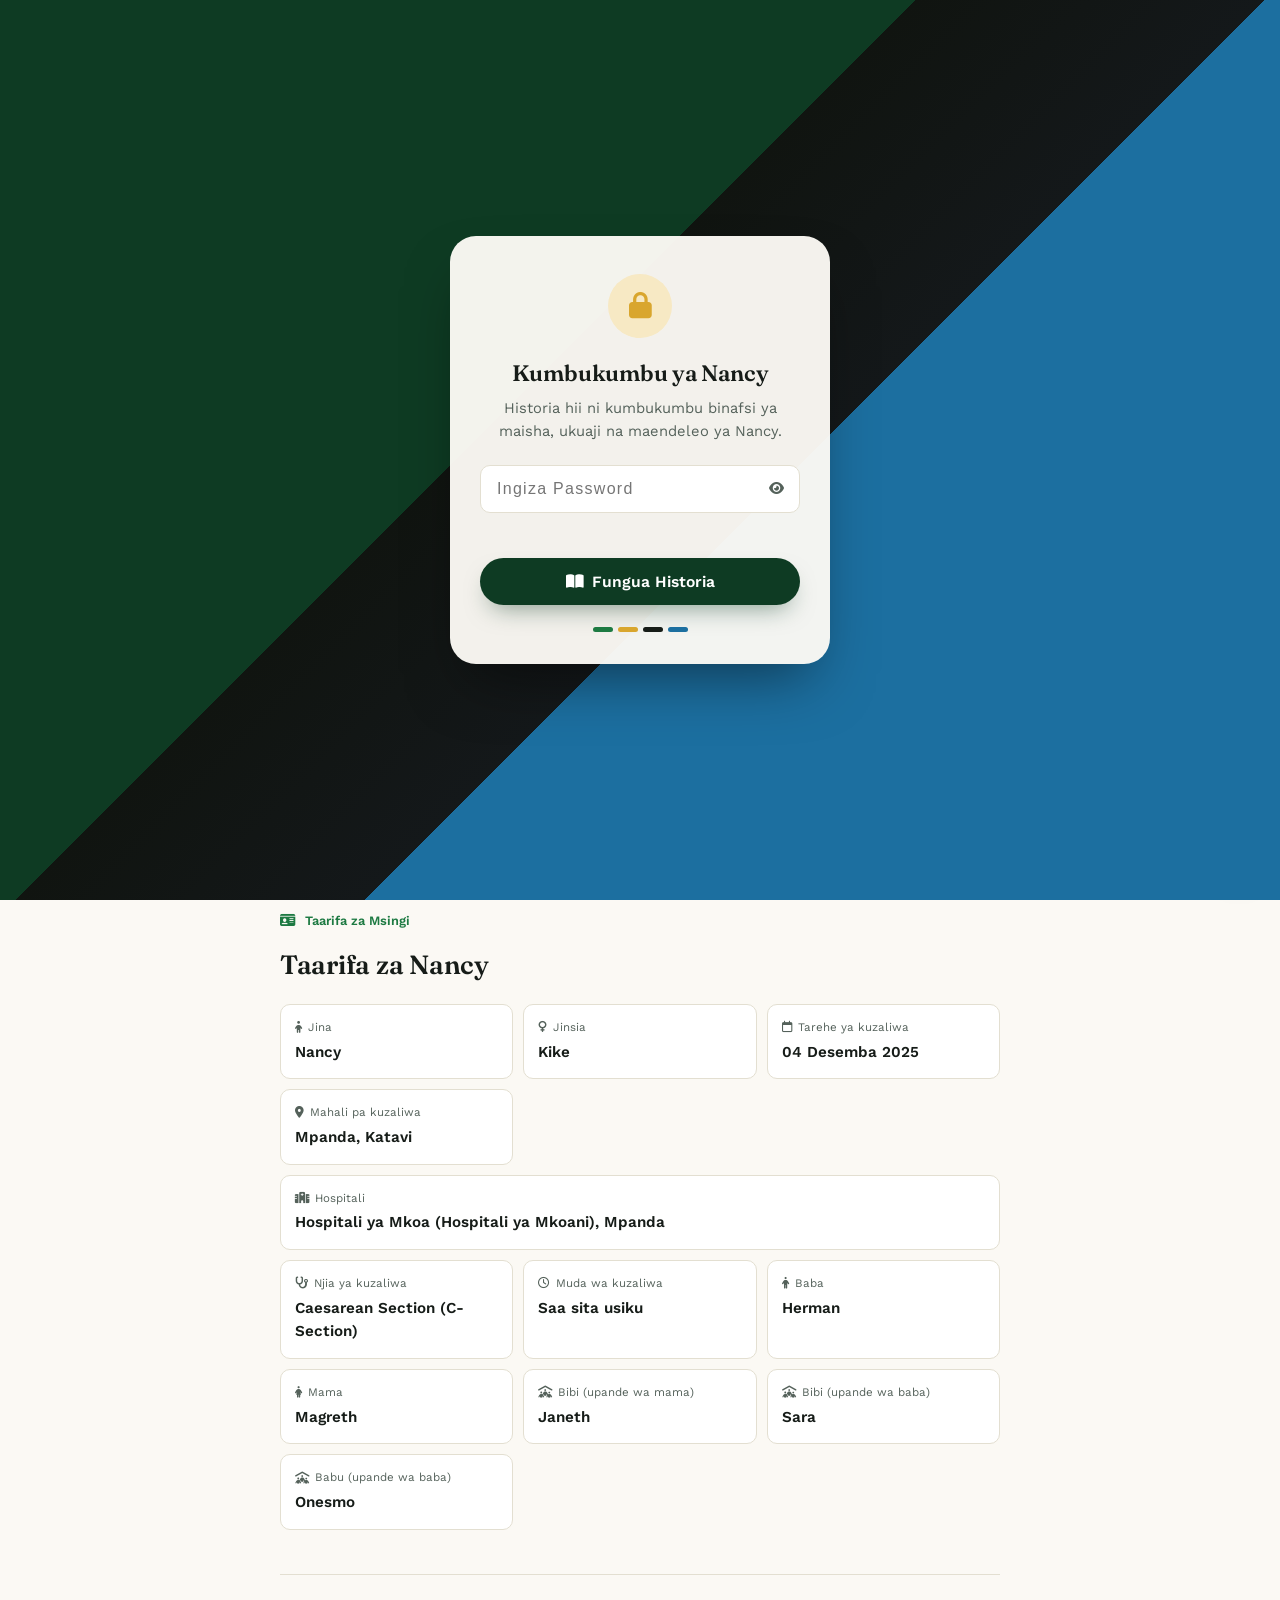
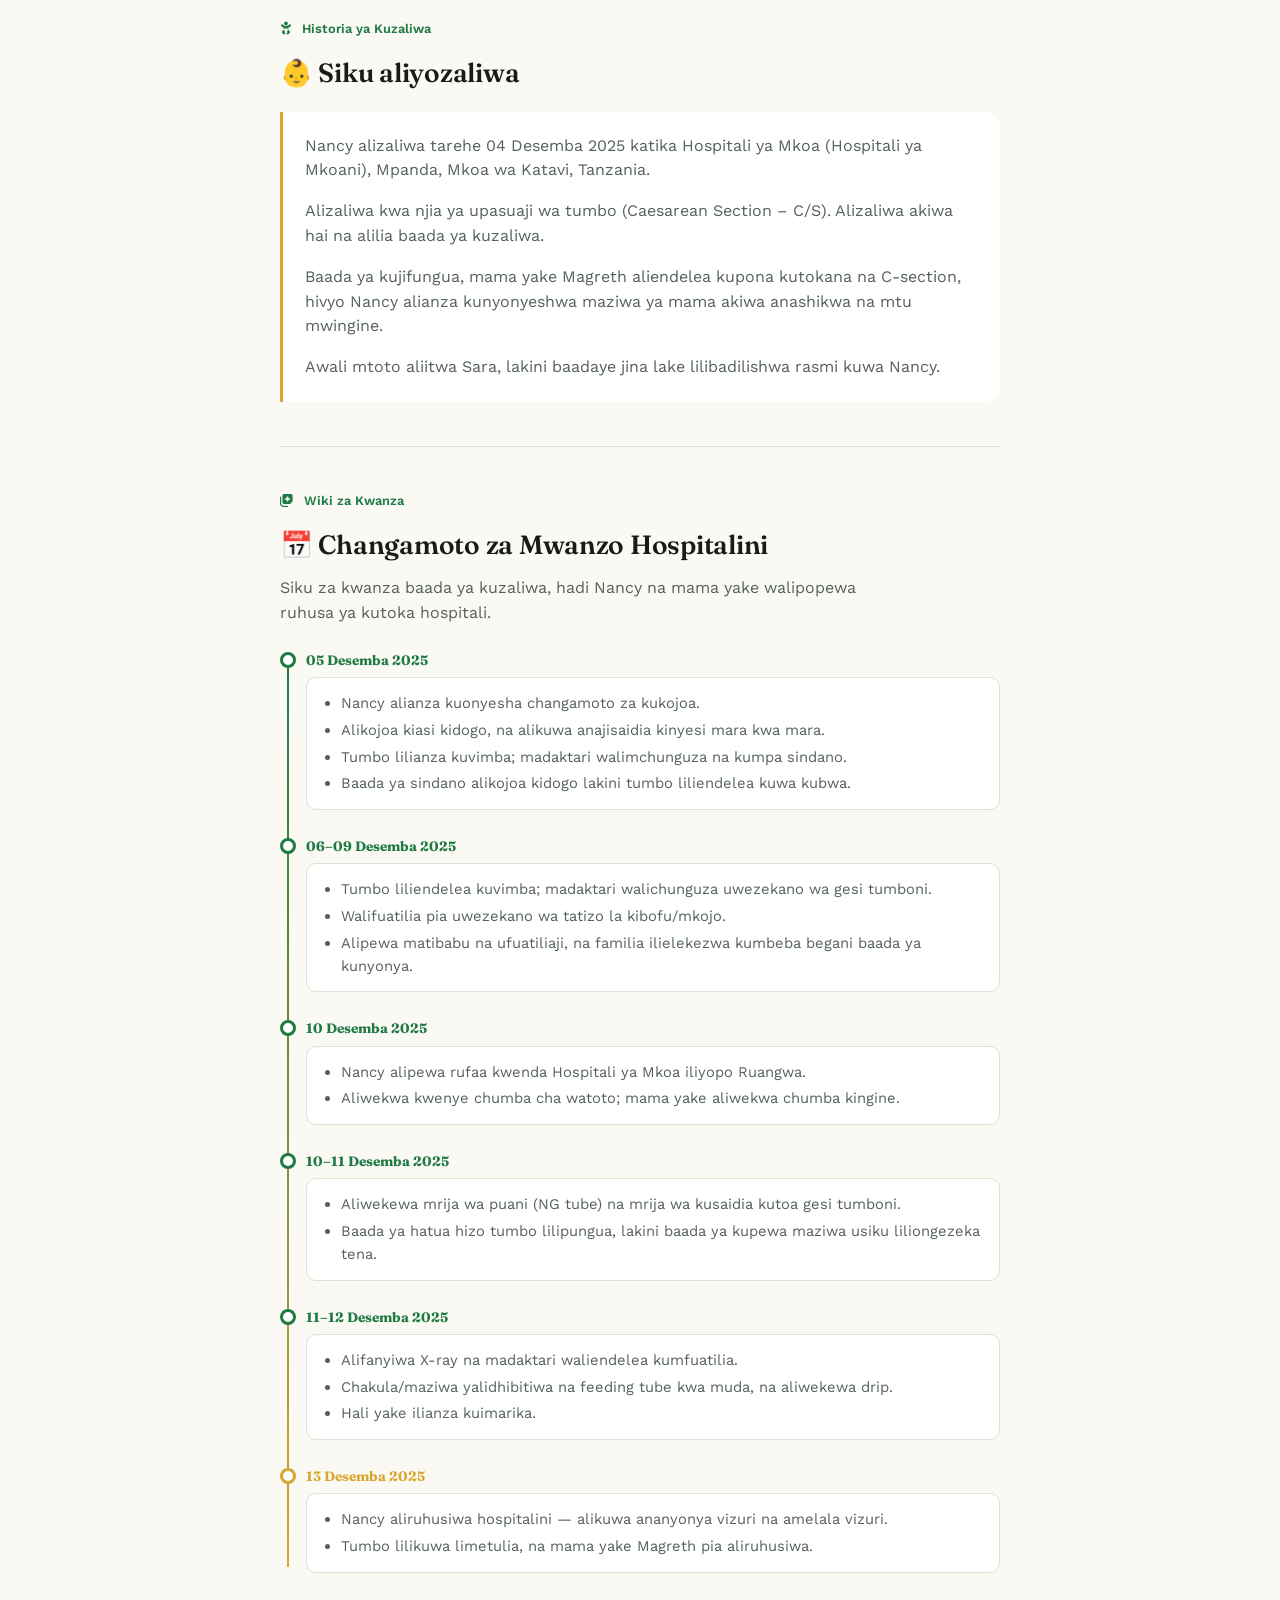
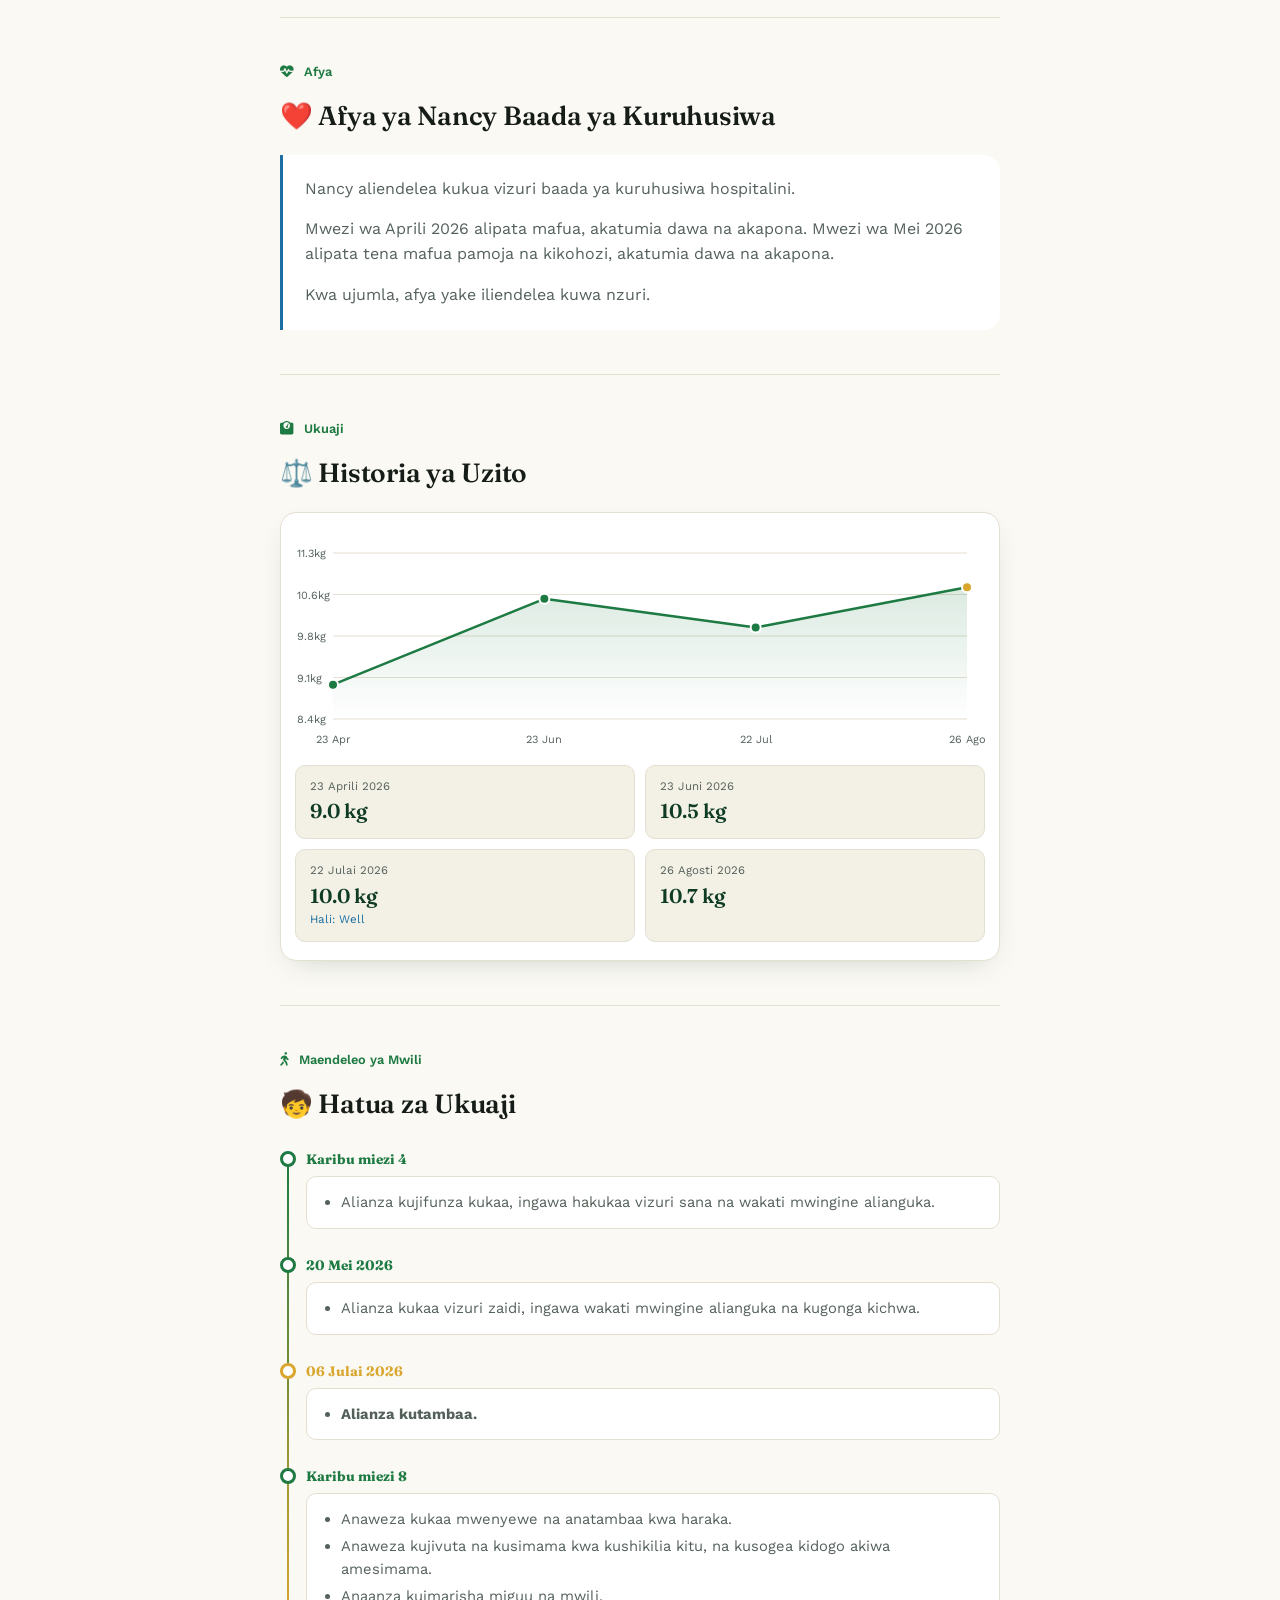
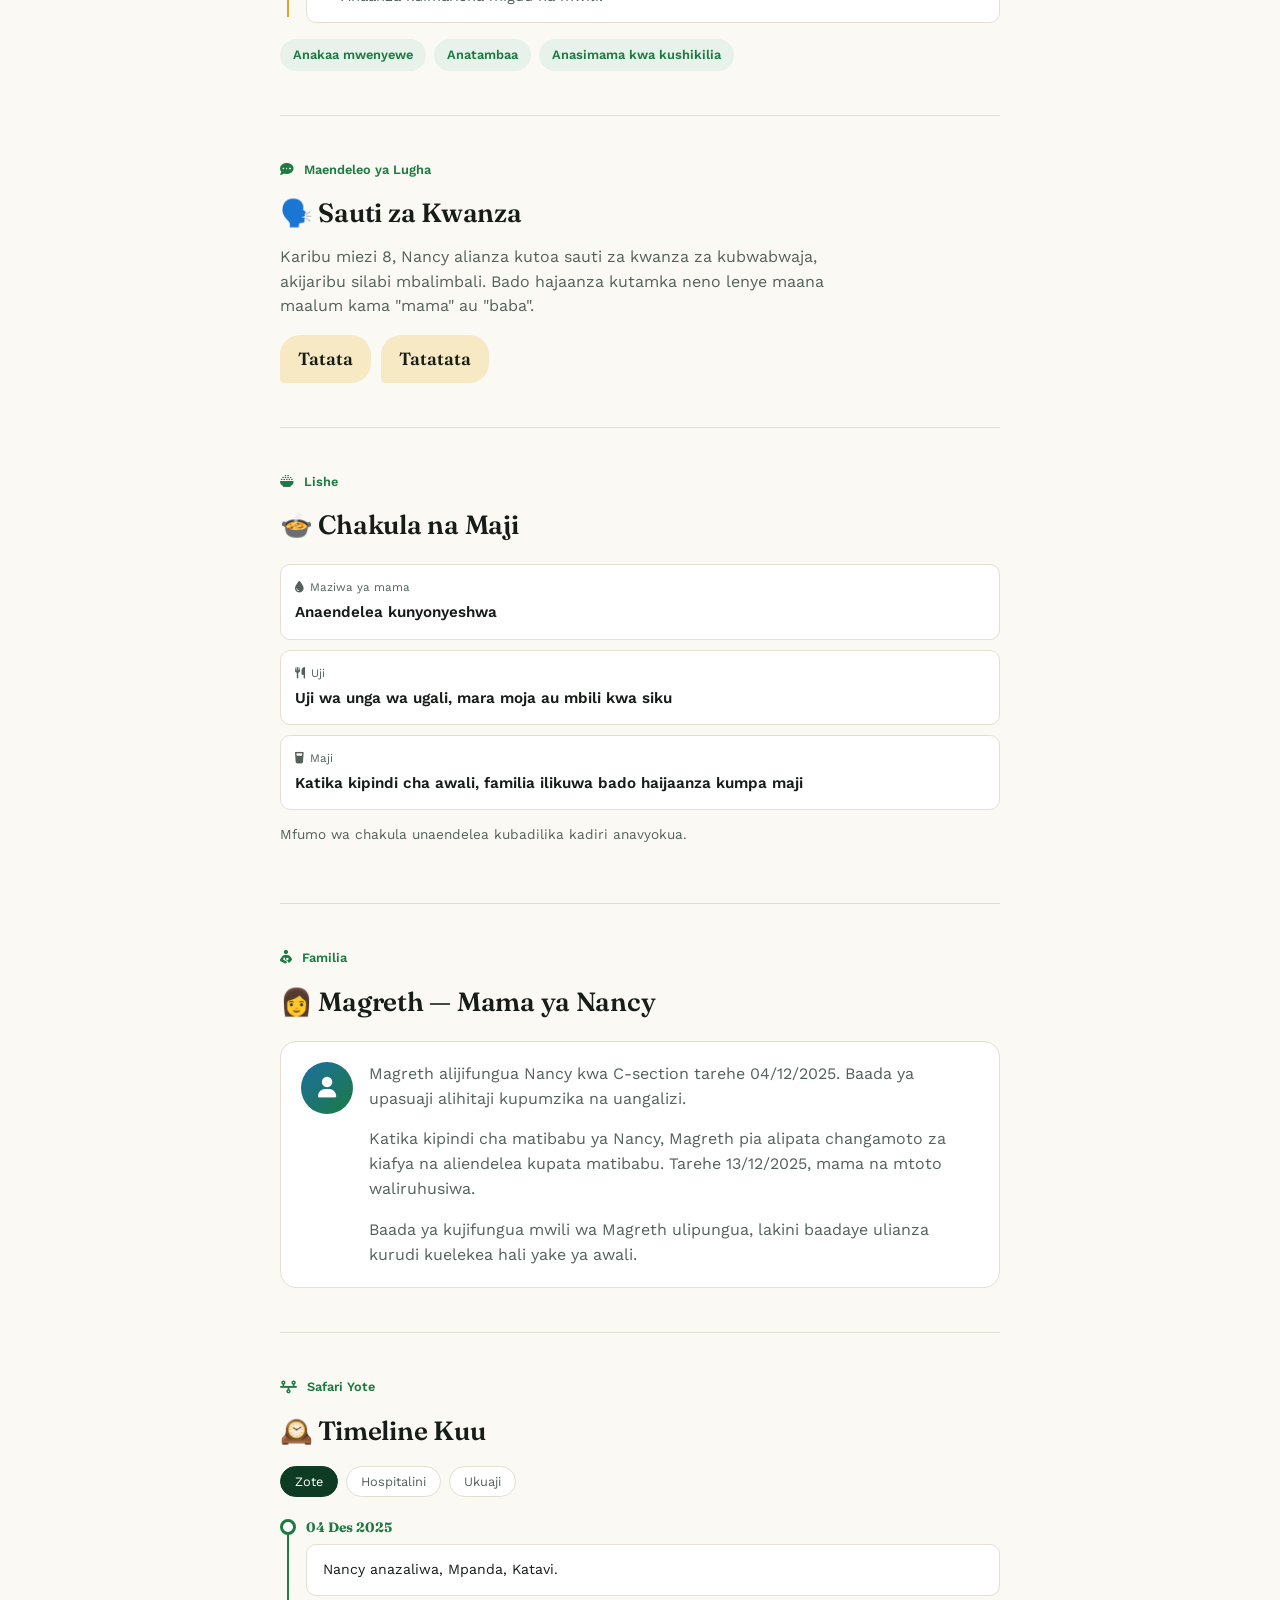
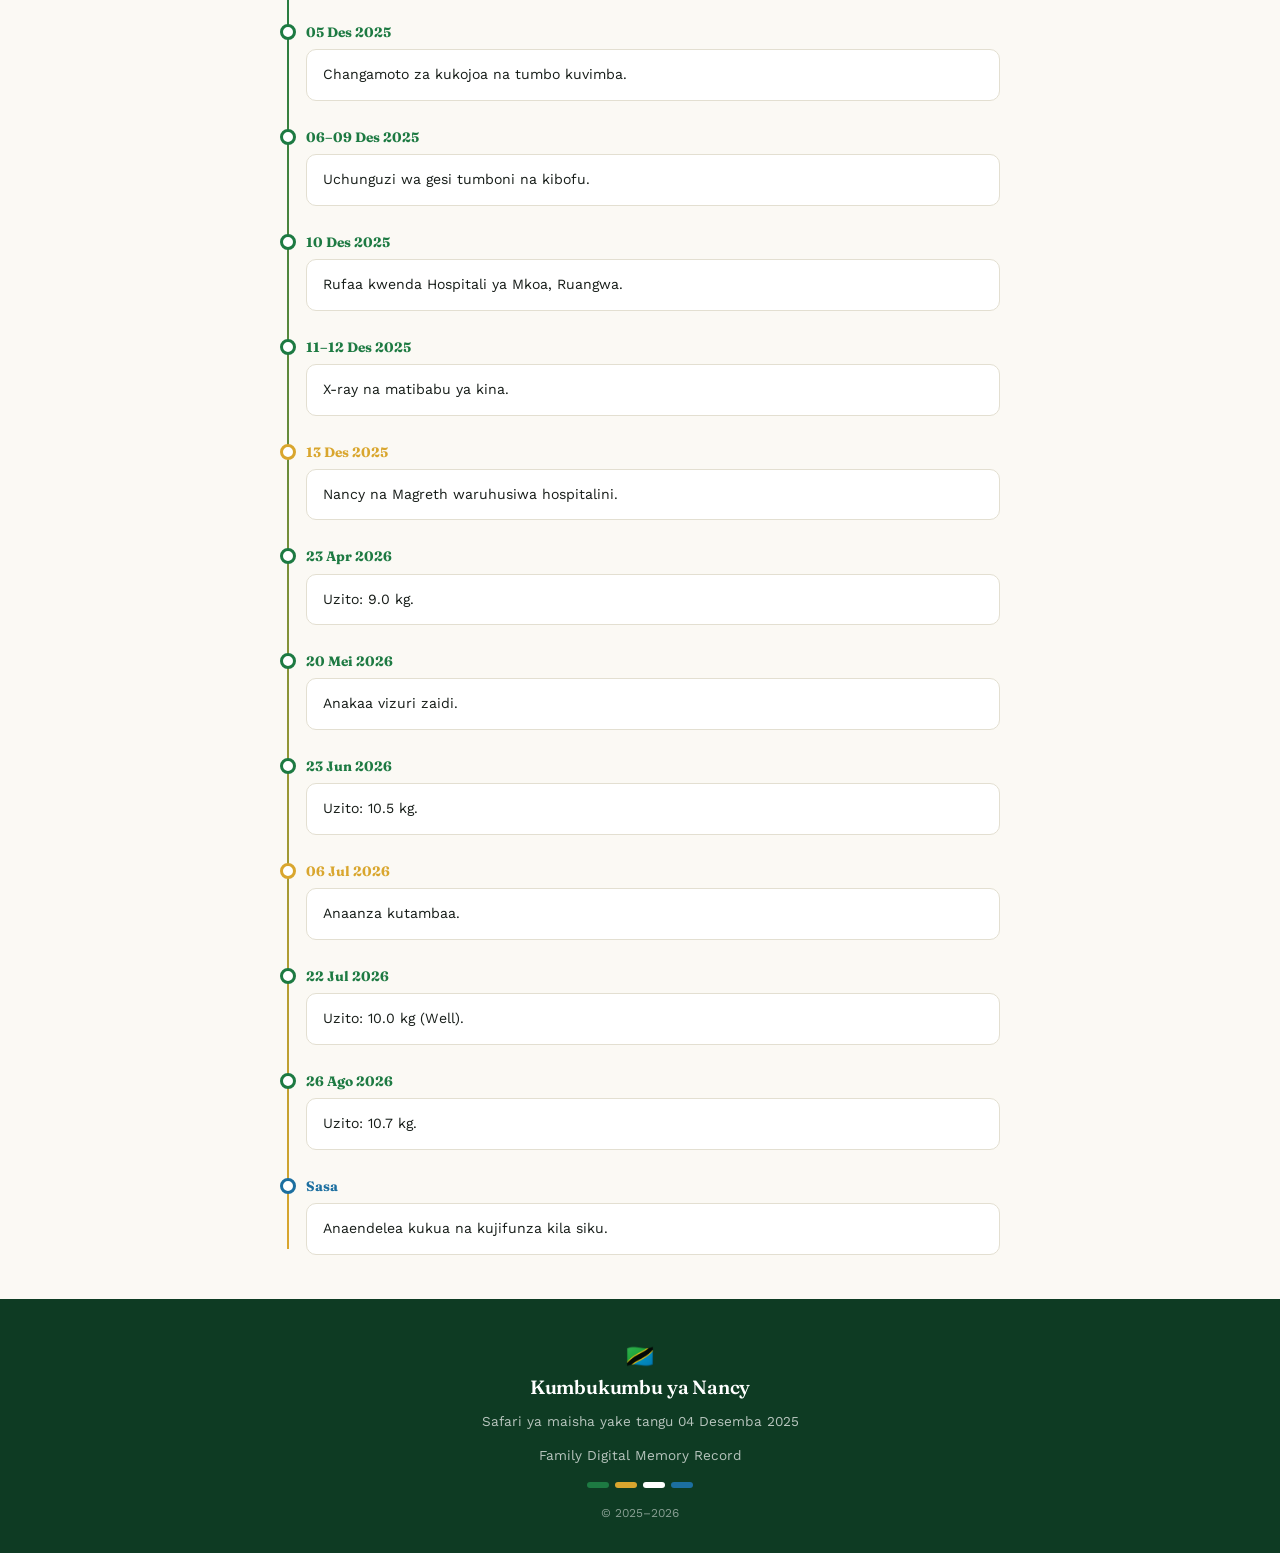
<file: kumbukumbu ya nancy.html>
<!DOCTYPE html>
<html lang="sw">
<head>
<meta charset="UTF-8">
<meta name="viewport" content="width=device-width, initial-scale=1.0, viewport-fit=cover">
<title>Kumbukumbu ya Nancy | Family Digital Memory Book</title>
<meta name="description" content="Kumbukumbu binafsi ya maisha, ukuaji na maendeleo ya Nancy tangu kuzaliwa.">
<link rel="preconnect" href="https://fonts.googleapis.com">
<link rel="preconnect" href="https://fonts.gstatic.com" crossorigin>
<link href="https://fonts.googleapis.com/css2?family=Fraunces:opsz,wght@9..144,400;9..144,500;9..144,600;9..144,700&family=Work+Sans:wght@400;500;600;700&display=swap" rel="stylesheet">
<link rel="stylesheet" href="https://cdnjs.cloudflare.com/ajax/libs/font-awesome/6.5.1/css/all.min.css">
<style>
/* ============================================================
   TOKENS
   ============================================================ */
:root{
  --green-deep:#0E3B23;
  --green:#1D7A42;
  --green-soft:#E7F3EA;
  --gold:#D9A62E;
  --gold-soft:#F7E9C4;
  --blue:#1C6FA0;
  --blue-soft:#E4F0F6;
  --ink:#161C18;
  --ink-soft:#54615A;
  --bg:#FBF9F4;
  --surface:#FFFFFF;
  --surface-2:#F3F0E6;
  --line:#E3DFD1;
  --shadow: 0 10px 30px -14px rgba(14,59,35,.25);
  --radius-lg:26px;
  --radius-md:16px;
  --radius-sm:10px;
  --font-display:'Fraunces', serif;
  --font-body:'Work Sans', sans-serif;
}
[data-theme="dark"]{
  --green-deep:#0A2417;
  --green:#3FA968;
  --green-soft:#123322;
  --gold:#E3BB52;
  --gold-soft:#2A2211;
  --blue:#5FA8D3;
  --blue-soft:#122733;
  --ink:#F1EFE6;
  --ink-soft:#B7C0B8;
  --bg:#0C110D;
  --surface:#131A15;
  --surface-2:#161D17;
  --line:#26301F;
  --shadow: 0 10px 30px -14px rgba(0,0,0,.6);
}
*{box-sizing:border-box;}
html{scroll-behavior:smooth;}
body{
  margin:0;
  background:var(--bg);
  color:var(--ink);
  font-family:var(--font-body);
  line-height:1.55;
  -webkit-font-smoothing:antialiased;
  transition:background .3s ease, color .3s ease;
}
h1,h2,h3,h4{
  font-family:var(--font-display);
  color:var(--ink);
  margin:0 0 .4em;
  font-weight:600;
  letter-spacing:-.01em;
}
p{margin:0 0 1em;color:var(--ink-soft);}
img{max-width:100%;display:block;}
button{font-family:inherit;}
::selection{background:var(--gold-soft);}
@media (prefers-reduced-motion: reduce){
  *{animation-duration:.01ms !important; animation-iteration-count:1 !important; transition-duration:.01ms !important; scroll-behavior:auto !important;}
}
a{color:var(--green);}
:focus-visible{outline:3px solid var(--gold); outline-offset:2px;}

.wrap{max-width:760px;margin:0 auto;padding:0 20px;}

/* ============================================================
   PASSWORD SCREEN
   ============================================================ */
#lock-screen{
  position:fixed;inset:0;z-index:200;
  display:flex;align-items:center;justify-content:center;
  background:
    linear-gradient(135deg, var(--green-deep) 0%, var(--green-deep) 42%, var(--black,#101410) 42%, #14181A 58%, var(--blue) 58%, var(--blue) 100%);
  padding:24px;
  transition:opacity .5s ease, visibility .5s ease;
}
#lock-screen.hidden{opacity:0;visibility:hidden;pointer-events:none;}
.lock-card{
  width:100%;max-width:380px;
  background:rgba(251,249,244,.97);
  border-radius:var(--radius-lg);
  padding:38px 30px 32px;
  text-align:center;
  box-shadow:0 30px 60px -20px rgba(0,0,0,.5);
  animation:cardIn .6s cubic-bezier(.2,.9,.25,1) both;
}
[data-theme="dark"] .lock-card{background:rgba(19,26,21,.97);}
@keyframes cardIn{from{opacity:0;transform:translateY(18px) scale(.98);}to{opacity:1;transform:none;}}
.lock-icon{
  width:64px;height:64px;border-radius:50%;
  background:var(--gold-soft);
  display:flex;align-items:center;justify-content:center;
  margin:0 auto 18px;
  font-size:26px;color:var(--gold);
}
.lock-card h1{font-size:1.4rem;margin-bottom:.3em;}
.lock-sub{font-size:.92rem;color:var(--ink-soft);margin-bottom:22px;}
.pw-field{
  position:relative;margin-bottom:14px;
}
.pw-field input{
  width:100%;padding:14px 46px 14px 16px;
  border-radius:var(--radius-sm);
  border:1.5px solid var(--line);
  background:var(--surface);
  color:var(--ink);
  font-size:1rem;letter-spacing:.08em;
  transition:border-color .2s ease;
}
.pw-field input:focus{border-color:var(--green);}
.pw-toggle{
  position:absolute;right:6px;top:50%;transform:translateY(-50%);
  background:none;border:none;color:var(--ink-soft);
  width:36px;height:36px;border-radius:50%;cursor:pointer;
  display:flex;align-items:center;justify-content:center;
}
.pw-toggle:hover{background:var(--surface-2);}
.shake{animation:shake .45s ease;}
@keyframes shake{
  10%,90%{transform:translateX(-2px);}
  20%,80%{transform:translateX(4px);}
  30%,50%,70%{transform:translateX(-8px);}
  40%,60%{transform:translateX(8px);}
}
.lock-error{
  color:#C1462C;font-size:.85rem;min-height:1.2em;margin-bottom:10px;
  opacity:0;transition:opacity .2s ease;
}
.lock-error.show{opacity:1;}
.btn{
  border:none;border-radius:999px;padding:14px 22px;
  font-size:.98rem;font-weight:600;cursor:pointer;
  display:inline-flex;align-items:center;justify-content:center;gap:8px;
  transition:transform .15s ease, box-shadow .15s ease, background .2s ease;
}
.btn:active{transform:scale(.97);}
.btn-primary{
  background:var(--green-deep);color:#fff;width:100%;
  box-shadow:0 12px 24px -10px rgba(14,59,35,.5);
}
.btn-primary:hover{background:var(--green);}
.lock-flag{
  display:flex;gap:5px;justify-content:center;margin-top:22px;
}
.lock-flag span{width:20px;height:5px;border-radius:3px;}

/* ============================================================
   TOP BAR
   ============================================================ */
#topbar{
  position:sticky;top:0;z-index:60;
  background:color-mix(in srgb, var(--bg) 88%, transparent);
  backdrop-filter:blur(10px);
  border-bottom:1px solid var(--line);
}
.topbar-inner{
  max-width:760px;margin:0 auto;padding:12px 20px;
  display:flex;align-items:center;gap:10px;
}
.brand{
  display:flex;align-items:center;gap:9px;font-weight:600;
  font-family:var(--font-display);font-size:1.02rem;
  margin-right:auto;
}
.brand .flag-dot{
  width:11px;height:11px;border-radius:50%;
  background:conic-gradient(var(--green) 0 25%, var(--gold) 25% 50%, var(--ink) 50% 75%, var(--blue) 75% 100%);
}
.icon-btn{
  width:38px;height:38px;border-radius:50%;
  border:1px solid var(--line);background:var(--surface);
  color:var(--ink);display:flex;align-items:center;justify-content:center;
  cursor:pointer;font-size:.9rem;transition:background .2s ease, transform .15s ease;
}
.icon-btn:hover{background:var(--surface-2);}
.icon-btn:active{transform:scale(.94);}
#search-panel{
  max-width:760px;margin:0 auto;padding:0 20px;
  max-height:0;overflow:hidden;transition:max-height .3s ease, padding .3s ease;
}
#search-panel.open{max-height:70px;padding-bottom:12px;}
#search-input{
  width:100%;padding:11px 14px;border-radius:999px;
  border:1.5px solid var(--line);background:var(--surface);color:var(--ink);font-size:.95rem;
}
#search-count{font-size:.78rem;color:var(--ink-soft);padding:6px 6px 0;}
mark{background:var(--gold-soft);color:var(--ink);border-radius:3px;padding:0 2px;}
.hit-hidden{display:none !important;}

/* ============================================================
   HEADER / HERO
   ============================================================ */
header.hero{
  position:relative;overflow:hidden;
  padding:52px 0 64px;
  background:linear-gradient(160deg, var(--green-deep) 0%, var(--green-deep) 55%, var(--blue) 55%, var(--blue) 100%);
  color:#fff;
}
header.hero::after{
  content:"";position:absolute;inset:0;
  background:linear-gradient(160deg, transparent 0%, transparent 53%, var(--ink) 53%, var(--ink) 54.2%, transparent 54.2%);
  opacity:.5;
}
header.hero::before{
  content:"";position:absolute;inset:0;
  background:linear-gradient(160deg, transparent 0%, transparent 56%, var(--gold) 56%, var(--gold) 57.2%, transparent 57.2%);
}
.hero-inner{position:relative;z-index:2;}
.hero-flag{font-size:1.6rem;margin-bottom:14px;display:block;}
header.hero h1{color:#fff;font-size:clamp(1.7rem,6vw,2.5rem);max-width:11ch;}
.hero-sub{color:rgba(255,255,255,.82);font-size:1rem;max-width:34ch;margin-bottom:0;}
.hero-meta{
  margin-top:26px;display:flex;gap:10px;align-items:center;
  color:rgba(255,255,255,.85);font-size:.88rem;
}
.hero-meta .dot{width:5px;height:5px;border-radius:50%;background:rgba(255,255,255,.5);}

/* ============================================================
   SECTIONS
   ============================================================ */
main{padding-top:6px;}
section{padding:44px 0;border-bottom:1px solid var(--line);}
section:last-of-type{border-bottom:none;}
.eyebrow{
  display:flex;align-items:center;gap:10px;
  color:var(--green);font-weight:600;font-size:.8rem;
  margin-bottom:14px;
}
.eyebrow i{font-size:.85rem;}
.section-title{font-size:clamp(1.3rem,4vw,1.65rem);}
.section-intro{max-width:60ch;}

/* Dashboard */
.dash-grid{
  display:grid;grid-template-columns:repeat(2,1fr);gap:12px;margin-top:18px;
}
.dash-card{
  background:var(--surface);border:1px solid var(--line);
  border-radius:var(--radius-md);padding:18px 16px;
  box-shadow:var(--shadow);
}
.dash-card .di{
  width:34px;height:34px;border-radius:10px;
  display:flex;align-items:center;justify-content:center;
  font-size:.95rem;margin-bottom:12px;
}
.dash-card h3{font-size:.78rem;text-transform:none;color:var(--ink-soft);font-family:var(--font-body);font-weight:600;margin-bottom:4px;}
.dash-card p{margin:0;font-size:.95rem;color:var(--ink);font-weight:500;}
.di.c-green{background:var(--green-soft);color:var(--green);}
.di.c-gold{background:var(--gold-soft);color:var(--gold);}
.di.c-blue{background:var(--blue-soft);color:var(--blue);}
.di.c-ink{background:var(--surface-2);color:var(--ink);}

/* Info cards */
.info-grid{
  display:grid;grid-template-columns:1fr 1fr;gap:10px;margin-top:18px;
}
.info-card{
  background:var(--surface);border:1px solid var(--line);
  border-radius:var(--radius-sm);padding:14px;
}
.info-card .lbl{font-size:.72rem;color:var(--ink-soft);margin-bottom:4px;display:flex;align-items:center;gap:6px;}
.info-card .val{font-weight:600;font-size:.95rem;color:var(--ink);}
.info-card.full{grid-column:1/-1;}

/* Story block */
.story-block{
  background:var(--surface);border-left:3px solid var(--gold);
  border-radius:0 var(--radius-md) var(--radius-md) 0;
  padding:22px 22px;margin-top:18px;
}
.story-block p:last-child{margin-bottom:0;}

/* Timeline */
.tl{position:relative;margin-top:24px;padding-left:26px;}
.tl::before{
  content:"";position:absolute;left:7px;top:6px;bottom:6px;width:2px;
  background:linear-gradient(var(--green), var(--gold));
}
.tl-item{position:relative;padding-bottom:26px;}
.tl-item:last-child{padding-bottom:0;}
.tl-dot{
  position:absolute;left:-26px;top:2px;width:16px;height:16px;border-radius:50%;
  background:var(--surface);border:3px solid var(--green);
}
.tl-date{font-weight:700;font-size:.85rem;color:var(--green);margin-bottom:6px;font-family:var(--font-display);}
.tl-body{background:var(--surface);border:1px solid var(--line);border-radius:var(--radius-sm);padding:14px 16px;}
.tl-body ul{margin:0;padding-left:18px;color:var(--ink-soft);font-size:.92rem;}
.tl-body li{margin-bottom:4px;}
.tl-body li:last-child{margin-bottom:0;}

/* Weight chart */
.chart-wrap{
  background:var(--surface);border:1px solid var(--line);
  border-radius:var(--radius-md);padding:18px 14px;margin-top:18px;
  box-shadow:var(--shadow);
}
#weightChart{width:100%;height:220px;display:block;}
.weight-cards{
  display:grid;grid-template-columns:repeat(2,1fr);gap:10px;margin-top:14px;
}
.wcard{
  border:1px solid var(--line);border-radius:var(--radius-sm);padding:12px 14px;
  background:var(--surface-2);
}
.wcard .wd{font-size:.72rem;color:var(--ink-soft);}
.wcard .wv{font-family:var(--font-display);font-size:1.25rem;color:var(--green-deep);font-weight:600;}
[data-theme="dark"] .wcard .wv{color:var(--green);}
.wcard .ws{font-size:.72rem;color:var(--blue);}

/* Milestone pill row */
.milestone-tags{display:flex;flex-wrap:wrap;gap:8px;margin-top:16px;}
.milestone-tags span{
  background:var(--green-soft);color:var(--green);
  padding:6px 13px;border-radius:999px;font-size:.8rem;font-weight:600;
}

/* Quote / speech */
.speech-bubbles{display:flex;gap:10px;margin-top:16px;flex-wrap:wrap;}
.bubble{
  background:var(--gold-soft);color:var(--ink);
  padding:10px 18px;border-radius:20px 20px 20px 4px;
  font-family:var(--font-display);font-size:1.1rem;font-weight:600;
}

/* Mama section */
.mama-card{
  display:flex;gap:16px;align-items:flex-start;margin-top:18px;
  background:var(--surface);border:1px solid var(--line);border-radius:var(--radius-md);padding:20px;
}
.mama-avatar{
  width:52px;height:52px;border-radius:50%;flex:none;
  background:linear-gradient(135deg,var(--blue),var(--green));
  display:flex;align-items:center;justify-content:center;color:#fff;font-size:1.3rem;
}

/* Master timeline (compact) */
.master-tl{margin-top:20px;}
.master-tl .tl-item .tl-body{font-size:.88rem;}

/* Filters */
.filter-row{display:flex;gap:8px;flex-wrap:wrap;margin-top:14px;}
.filter-chip{
  border:1px solid var(--line);background:var(--surface);color:var(--ink-soft);
  padding:7px 14px;border-radius:999px;font-size:.8rem;cursor:pointer;
  transition:all .15s ease;
}
.filter-chip.active{background:var(--green-deep);border-color:var(--green-deep);color:#fff;}

/* Footer */
footer{
  background:var(--green-deep);color:rgba(255,255,255,.85);
  padding:40px 0 30px;text-align:center;
}
footer h2{color:#fff;font-size:1.2rem;}
footer p{color:rgba(255,255,255,.7);font-size:.85rem;}
.footer-flag{display:flex;gap:6px;justify-content:center;margin:16px 0;}
.footer-flag span{width:22px;height:6px;border-radius:3px;}
.footer-copy{font-size:.75rem;color:rgba(255,255,255,.5);margin-top:14px;}

/* Floating buttons */
.fab-stack{
  position:fixed;right:18px;bottom:18px;z-index:50;
  display:flex;flex-direction:column;gap:10px;
}
.fab{
  width:46px;height:46px;border-radius:50%;border:none;
  background:var(--surface);color:var(--ink);box-shadow:var(--shadow);
  display:flex;align-items:center;justify-content:center;cursor:pointer;
  opacity:0;transform:translateY(10px);pointer-events:none;
  transition:opacity .25s ease, transform .25s ease, background .2s ease;
  border:1px solid var(--line);
}
.fab.show{opacity:1;transform:none;pointer-events:auto;}
.fab:hover{background:var(--surface-2);}
.fab.primary{background:var(--green-deep);color:#fff;border-color:var(--green-deep);}
.fab.primary:hover{background:var(--green);}

/* Toast */
#toast{
  position:fixed;left:50%;bottom:24px;transform:translate(-50%,20px);
  background:var(--ink);color:var(--bg);padding:11px 20px;border-radius:999px;
  font-size:.85rem;opacity:0;transition:opacity .25s ease, transform .25s ease;
  z-index:90;pointer-events:none;
}
#toast.show{opacity:1;transform:translate(-50%,0);}

@media (min-width:600px){
  .dash-grid{grid-template-columns:repeat(4,1fr);}
  .info-grid{grid-template-columns:repeat(3,1fr);}
}

@media print{
  #lock-screen,#topbar,.fab-stack,#toast{display:none !important;}
  section{break-inside:avoid;border-bottom:none;padding:14px 0;}
  header.hero{background:none !important;color:var(--ink) !important;}
  header.hero *::before,header.hero::after{display:none;}
  body{background:#fff;}
}
</style>
</head>
<body data-theme="light">

<!-- ============================================================
     PASSWORD / LOCK SCREEN
     ============================================================ -->
<div id="lock-screen">
  <div class="lock-card">
    <div class="lock-icon"><i class="fa-solid fa-lock" id="lock-icon-i"></i></div>
    <h1>Kumbukumbu ya Nancy</h1>
    <p class="lock-sub">Historia hii ni kumbukumbu binafsi ya maisha, ukuaji na maendeleo ya Nancy.</p>
    <div class="pw-field">
      <input type="password" id="pw-input" placeholder="Ingiza Password" inputmode="numeric" autocomplete="off">
      <button class="pw-toggle" id="pw-toggle" type="button" aria-label="Onyesha password">
        <i class="fa-solid fa-eye"></i>
      </button>
    </div>
    <div class="lock-error" id="lock-error">Password si sahihi. Tafadhali jaribu tena.</div>
    <button class="btn btn-primary" id="unlock-btn">
      <i class="fa-solid fa-book-open"></i> Fungua Historia
    </button>
    <div class="lock-flag">
      <span style="background:var(--green)"></span>
      <span style="background:var(--gold)"></span>
      <span style="background:var(--ink)"></span>
      <span style="background:var(--blue)"></span>
    </div>
  </div>
</div>

<!-- ============================================================
     TOP BAR
     ============================================================ -->
<div id="topbar">
  <div class="topbar-inner">
    <div class="brand"><span class="flag-dot"></span> Kumbukumbu ya Nancy</div>
    <button class="icon-btn" id="search-toggle" aria-label="Tafuta"><i class="fa-solid fa-magnifying-glass"></i></button>
    <button class="icon-btn" id="theme-toggle" aria-label="Badilisha mwonekano"><i class="fa-solid fa-moon"></i></button>
  </div>
  <div id="search-panel">
    <input type="text" id="search-input" placeholder="Tafuta ndani ya historia... (mf. uzito, tumbo, tabasamu)">
    <div id="search-count"></div>
  </div>
</div>

<!-- ============================================================
     MAIN CONTENT
     ============================================================ -->
<div id="app">

<header class="hero">
  <div class="wrap hero-inner">
    <span class="hero-flag">🇹🇿</span>
    <h1>Kumbukumbu ya Maisha ya Nancy</h1>
    <p class="hero-sub">Safari yake tangu kuzaliwa hadi sasa</p>
    <div class="hero-meta">
      <span><i class="fa-regular fa-calendar"></i> 04 Desemba 2025</span>
      <span class="dot"></span>
      <span>Mpanda, Katavi</span>
    </div>
  </div>
</header>

<main class="wrap">

  <!-- DASHBOARD -->
  <section id="dashboard" data-section>
    <div class="eyebrow"><i class="fa-solid fa-house"></i> Muhtasari</div>
    <h2 class="section-title">👶 Nancy — tangu 04 Dec 2025</h2>
    <div class="dash-grid">
      <div class="dash-card"><div class="di c-green"><i class="fa-solid fa-heart"></i></div><h3>Afya</h3><p>Kwa ujumla anaendelea vizuri</p></div>
      <div class="dash-card"><div class="di c-gold"><i class="fa-solid fa-weight-scale"></i></div><h3>Uzito wa mwisho</h3><p>10.7 kg</p></div>
      <div class="dash-card"><div class="di c-blue"><i class="fa-solid fa-shoe-prints"></i></div><h3>Movement</h3><p>Anatambaa na kusimama kwa kushikilia</p></div>
      <div class="dash-card"><div class="di c-ink"><i class="fa-solid fa-comment"></i></div><h3>Lugha</h3><p>Ameanza kusema "tatata"</p></div>
    </div>
  </section>

  <!-- TAARIFA ZA MSINGI -->
  <section id="taarifa" data-section>
    <div class="eyebrow"><i class="fa-solid fa-id-card"></i> Taarifa za Msingi</div>
    <h2 class="section-title">Taarifa za Nancy</h2>
    <div class="info-grid">
      <div class="info-card"><div class="lbl"><i class="fa-solid fa-child"></i> Jina</div><div class="val">Nancy</div></div>
      <div class="info-card"><div class="lbl"><i class="fa-solid fa-venus"></i> Jinsia</div><div class="val">Kike</div></div>
      <div class="info-card"><div class="lbl"><i class="fa-regular fa-calendar"></i> Tarehe ya kuzaliwa</div><div class="val">04 Desemba 2025</div></div>
      <div class="info-card"><div class="lbl"><i class="fa-solid fa-location-dot"></i> Mahali pa kuzaliwa</div><div class="val">Mpanda, Katavi</div></div>
      <div class="info-card full"><div class="lbl"><i class="fa-solid fa-hospital"></i> Hospitali</div><div class="val">Hospitali ya Mkoa (Hospitali ya Mkoani), Mpanda</div></div>
      <div class="info-card"><div class="lbl"><i class="fa-solid fa-stethoscope"></i> Njia ya kuzaliwa</div><div class="val">Caesarean Section (C-Section)</div></div>
      <div class="info-card"><div class="lbl"><i class="fa-regular fa-clock"></i> Muda wa kuzaliwa</div><div class="val">Saa sita usiku</div></div>
      <div class="info-card"><div class="lbl"><i class="fa-solid fa-person"></i> Baba</div><div class="val">Herman</div></div>
      <div class="info-card"><div class="lbl"><i class="fa-solid fa-person-dress"></i> Mama</div><div class="val">Magreth</div></div>
      <div class="info-card"><div class="lbl"><i class="fa-solid fa-people-roof"></i> Bibi (upande wa mama)</div><div class="val">Janeth</div></div>
      <div class="info-card"><div class="lbl"><i class="fa-solid fa-people-roof"></i> Bibi (upande wa baba)</div><div class="val">Sara</div></div>
      <div class="info-card"><div class="lbl"><i class="fa-solid fa-people-roof"></i> Babu (upande wa baba)</div><div class="val">Onesmo</div></div>
    </div>
  </section>

  <!-- HISTORIA YA KUZALIWA -->
  <section id="kuzaliwa" data-section>
    <div class="eyebrow"><i class="fa-solid fa-baby"></i> Historia ya Kuzaliwa</div>
    <h2 class="section-title">👶 Siku aliyozaliwa</h2>
    <div class="story-block">
      <p>Nancy alizaliwa tarehe 04 Desemba 2025 katika Hospitali ya Mkoa (Hospitali ya Mkoani), Mpanda, Mkoa wa Katavi, Tanzania.</p>
      <p>Alizaliwa kwa njia ya upasuaji wa tumbo (Caesarean Section – C/S). Alizaliwa akiwa hai na alilia baada ya kuzaliwa.</p>
      <p>Baada ya kujifungua, mama yake Magreth aliendelea kupona kutokana na C-section, hivyo Nancy alianza kunyonyeshwa maziwa ya mama akiwa anashikwa na mtu mwingine.</p>
      <p>Awali mtoto aliitwa Sara, lakini baadaye jina lake lilibadilishwa rasmi kuwa Nancy.</p>
    </div>
  </section>

  <!-- CHANGAMOTO ZA MWANZO -->
  <section id="changamoto" data-section>
    <div class="eyebrow"><i class="fa-solid fa-notes-medical"></i> Wiki za Kwanza</div>
    <h2 class="section-title">📅 Changamoto za Mwanzo Hospitalini</h2>
    <p class="section-intro">Siku za kwanza baada ya kuzaliwa, hadi Nancy na mama yake walipopewa ruhusa ya kutoka hospitali.</p>
    <div class="tl">
      <div class="tl-item">
        <div class="tl-dot"></div>
        <div class="tl-date">05 Desemba 2025</div>
        <div class="tl-body"><ul>
          <li>Nancy alianza kuonyesha changamoto za kukojoa.</li>
          <li>Alikojoa kiasi kidogo, na alikuwa anajisaidia kinyesi mara kwa mara.</li>
          <li>Tumbo lilianza kuvimba; madaktari walimchunguza na kumpa sindano.</li>
          <li>Baada ya sindano alikojoa kidogo lakini tumbo liliendelea kuwa kubwa.</li>
        </ul></div>
      </div>
      <div class="tl-item">
        <div class="tl-dot"></div>
        <div class="tl-date">06–09 Desemba 2025</div>
        <div class="tl-body"><ul>
          <li>Tumbo liliendelea kuvimba; madaktari walichunguza uwezekano wa gesi tumboni.</li>
          <li>Walifuatilia pia uwezekano wa tatizo la kibofu/mkojo.</li>
          <li>Alipewa matibabu na ufuatiliaji, na familia ilielekezwa kumbeba begani baada ya kunyonya.</li>
        </ul></div>
      </div>
      <div class="tl-item">
        <div class="tl-dot"></div>
        <div class="tl-date">10 Desemba 2025</div>
        <div class="tl-body"><ul>
          <li>Nancy alipewa rufaa kwenda Hospitali ya Mkoa iliyopo Ruangwa.</li>
          <li>Aliwekwa kwenye chumba cha watoto; mama yake aliwekwa chumba kingine.</li>
        </ul></div>
      </div>
      <div class="tl-item">
        <div class="tl-dot"></div>
        <div class="tl-date">10–11 Desemba 2025</div>
        <div class="tl-body"><ul>
          <li>Aliwekewa mrija wa puani (NG tube) na mrija wa kusaidia kutoa gesi tumboni.</li>
          <li>Baada ya hatua hizo tumbo lilipungua, lakini baada ya kupewa maziwa usiku liliongezeka tena.</li>
        </ul></div>
      </div>
      <div class="tl-item">
        <div class="tl-dot"></div>
        <div class="tl-date">11–12 Desemba 2025</div>
        <div class="tl-body"><ul>
          <li>Alifanyiwa X-ray na madaktari waliendelea kumfuatilia.</li>
          <li>Chakula/maziwa yalidhibitiwa na feeding tube kwa muda, na aliwekewa drip.</li>
          <li>Hali yake ilianza kuimarika.</li>
        </ul></div>
      </div>
      <div class="tl-item">
        <div class="tl-dot" style="border-color:var(--gold)"></div>
        <div class="tl-date" style="color:var(--gold)">13 Desemba 2025</div>
        <div class="tl-body"><ul>
          <li>Nancy aliruhusiwa hospitalini — alikuwa ananyonya vizuri na amelala vizuri.</li>
          <li>Tumbo lilikuwa limetulia, na mama yake Magreth pia aliruhusiwa.</li>
        </ul></div>
      </div>
    </div>
  </section>

  <!-- AFYA -->
  <section id="afya" data-section>
    <div class="eyebrow"><i class="fa-solid fa-heart-pulse"></i> Afya</div>
    <h2 class="section-title">❤️ Afya ya Nancy Baada ya Kuruhusiwa</h2>
    <div class="story-block" style="border-left-color:var(--blue)">
      <p>Nancy aliendelea kukua vizuri baada ya kuruhusiwa hospitalini.</p>
      <p>Mwezi wa Aprili 2026 alipata mafua, akatumia dawa na akapona. Mwezi wa Mei 2026 alipata tena mafua pamoja na kikohozi, akatumia dawa na akapona.</p>
      <p>Kwa ujumla, afya yake iliendelea kuwa nzuri.</p>
    </div>
  </section>

  <!-- UZITO -->
  <section id="uzito" data-section>
    <div class="eyebrow"><i class="fa-solid fa-weight-scale"></i> Ukuaji</div>
    <h2 class="section-title">⚖️ Historia ya Uzito</h2>
    <div class="chart-wrap">
      <canvas id="weightChart" width="600" height="220"></canvas>
      <div class="weight-cards">
        <div class="wcard"><div class="wd">23 Aprili 2026</div><div class="wv">9.0 kg</div></div>
        <div class="wcard"><div class="wd">23 Juni 2026</div><div class="wv">10.5 kg</div></div>
        <div class="wcard"><div class="wd">22 Julai 2026</div><div class="wv">10.0 kg</div><div class="ws">Hali: Well</div></div>
        <div class="wcard"><div class="wd">26 Agosti 2026</div><div class="wv">10.7 kg</div></div>
      </div>
    </div>
  </section>

  <!-- MAENDELEO YA MWILI -->
  <section id="mwili" data-section>
    <div class="eyebrow"><i class="fa-solid fa-person-walking"></i> Maendeleo ya Mwili</div>
    <h2 class="section-title">🧒 Hatua za Ukuaji</h2>
    <div class="tl">
      <div class="tl-item">
        <div class="tl-dot"></div>
        <div class="tl-date">Karibu miezi 4</div>
        <div class="tl-body"><ul>
          <li>Alianza kujifunza kukaa, ingawa hakukaa vizuri sana na wakati mwingine alianguka.</li>
        </ul></div>
      </div>
      <div class="tl-item">
        <div class="tl-dot"></div>
        <div class="tl-date">20 Mei 2026</div>
        <div class="tl-body"><ul>
          <li>Alianza kukaa vizuri zaidi, ingawa wakati mwingine alianguka na kugonga kichwa.</li>
        </ul></div>
      </div>
      <div class="tl-item">
        <div class="tl-dot" style="border-color:var(--gold)"></div>
        <div class="tl-date" style="color:var(--gold)">06 Julai 2026</div>
        <div class="tl-body"><ul><li><strong>Alianza kutambaa.</strong></li></ul></div>
      </div>
      <div class="tl-item">
        <div class="tl-dot"></div>
        <div class="tl-date">Karibu miezi 8</div>
        <div class="tl-body"><ul>
          <li>Anaweza kukaa mwenyewe na anatambaa kwa haraka.</li>
          <li>Anaweza kujivuta na kusimama kwa kushikilia kitu, na kusogea kidogo akiwa amesimama.</li>
          <li>Anaanza kuimarisha miguu na mwili.</li>
        </ul></div>
      </div>
    </div>
    <div class="milestone-tags">
      <span>Anakaa mwenyewe</span><span>Anatambaa</span><span>Anasimama kwa kushikilia</span>
    </div>
  </section>

  <!-- MAENDELEO YA LUGHA -->
  <section id="lugha" data-section>
    <div class="eyebrow"><i class="fa-solid fa-comment-dots"></i> Maendeleo ya Lugha</div>
    <h2 class="section-title">🗣️ Sauti za Kwanza</h2>
    <p class="section-intro">Karibu miezi 8, Nancy alianza kutoa sauti za kwanza za kubwabwaja, akijaribu silabi mbalimbali. Bado hajaanza kutamka neno lenye maana maalum kama "mama" au "baba".</p>
    <div class="speech-bubbles">
      <div class="bubble">Tatata</div>
      <div class="bubble">Tatatata</div>
    </div>
  </section>

  <!-- CHAKULA NA MAJI -->
  <section id="chakula" data-section>
    <div class="eyebrow"><i class="fa-solid fa-bowl-rice"></i> Lishe</div>
    <h2 class="section-title">🍲 Chakula na Maji</h2>
    <div class="info-grid">
      <div class="info-card full"><div class="lbl"><i class="fa-solid fa-droplet"></i> Maziwa ya mama</div><div class="val">Anaendelea kunyonyeshwa</div></div>
      <div class="info-card full"><div class="lbl"><i class="fa-solid fa-utensils"></i> Uji</div><div class="val">Uji wa unga wa ugali, mara moja au mbili kwa siku</div></div>
      <div class="info-card full"><div class="lbl"><i class="fa-solid fa-glass-water"></i> Maji</div><div class="val">Katika kipindi cha awali, familia ilikuwa bado haijaanza kumpa maji</div></div>
    </div>
    <p style="margin-top:14px;font-size:.85rem;">Mfumo wa chakula unaendelea kubadilika kadiri anavyokua.</p>
  </section>

  <!-- MAMA -->
  <section id="mama" data-section>
    <div class="eyebrow"><i class="fa-solid fa-person-breastfeeding"></i> Familia</div>
    <h2 class="section-title">👩 Magreth — Mama ya Nancy</h2>
    <div class="mama-card">
      <div class="mama-avatar"><i class="fa-solid fa-user"></i></div>
      <div>
        <p>Magreth alijifungua Nancy kwa C-section tarehe 04/12/2025. Baada ya upasuaji alihitaji kupumzika na uangalizi.</p>
        <p>Katika kipindi cha matibabu ya Nancy, Magreth pia alipata changamoto za kiafya na aliendelea kupata matibabu. Tarehe 13/12/2025, mama na mtoto waliruhusiwa.</p>
        <p style="margin-bottom:0;">Baada ya kujifungua mwili wa Magreth ulipungua, lakini baadaye ulianza kurudi kuelekea hali yake ya awali.</p>
      </div>
    </div>
  </section>

  <!-- TIMELINE KUU -->
  <section id="timeline-kuu" data-section>
    <div class="eyebrow"><i class="fa-solid fa-timeline"></i> Safari Yote</div>
    <h2 class="section-title">🕰️ Timeline Kuu</h2>
    <div class="filter-row" id="tl-filters">
      <button class="filter-chip active" data-filter="all">Zote</button>
      <button class="filter-chip" data-filter="hospitali">Hospitalini</button>
      <button class="filter-chip" data-filter="ukuaji">Ukuaji</button>
    </div>
    <div class="tl master-tl" id="master-timeline">
      <div class="tl-item" data-cat="hospitali"><div class="tl-dot"></div><div class="tl-date">04 Des 2025</div><div class="tl-body">Nancy anazaliwa, Mpanda, Katavi.</div></div>
      <div class="tl-item" data-cat="hospitali"><div class="tl-dot"></div><div class="tl-date">05 Des 2025</div><div class="tl-body">Changamoto za kukojoa na tumbo kuvimba.</div></div>
      <div class="tl-item" data-cat="hospitali"><div class="tl-dot"></div><div class="tl-date">06–09 Des 2025</div><div class="tl-body">Uchunguzi wa gesi tumboni na kibofu.</div></div>
      <div class="tl-item" data-cat="hospitali"><div class="tl-dot"></div><div class="tl-date">10 Des 2025</div><div class="tl-body">Rufaa kwenda Hospitali ya Mkoa, Ruangwa.</div></div>
      <div class="tl-item" data-cat="hospitali"><div class="tl-dot"></div><div class="tl-date">11–12 Des 2025</div><div class="tl-body">X-ray na matibabu ya kina.</div></div>
      <div class="tl-item" data-cat="hospitali"><div class="tl-dot" style="border-color:var(--gold)"></div><div class="tl-date" style="color:var(--gold)">13 Des 2025</div><div class="tl-body">Nancy na Magreth waruhusiwa hospitalini.</div></div>
      <div class="tl-item" data-cat="ukuaji"><div class="tl-dot"></div><div class="tl-date">23 Apr 2026</div><div class="tl-body">Uzito: 9.0 kg.</div></div>
      <div class="tl-item" data-cat="ukuaji"><div class="tl-dot"></div><div class="tl-date">20 Mei 2026</div><div class="tl-body">Anakaa vizuri zaidi.</div></div>
      <div class="tl-item" data-cat="ukuaji"><div class="tl-dot"></div><div class="tl-date">23 Jun 2026</div><div class="tl-body">Uzito: 10.5 kg.</div></div>
      <div class="tl-item" data-cat="ukuaji"><div class="tl-dot" style="border-color:var(--gold)"></div><div class="tl-date" style="color:var(--gold)">06 Jul 2026</div><div class="tl-body">Anaanza kutambaa.</div></div>
      <div class="tl-item" data-cat="ukuaji"><div class="tl-dot"></div><div class="tl-date">22 Jul 2026</div><div class="tl-body">Uzito: 10.0 kg (Well).</div></div>
      <div class="tl-item" data-cat="ukuaji"><div class="tl-dot"></div><div class="tl-date">26 Ago 2026</div><div class="tl-body">Uzito: 10.7 kg.</div></div>
      <div class="tl-item" data-cat="ukuaji"><div class="tl-dot" style="border-color:var(--blue)"></div><div class="tl-date" style="color:var(--blue)">Sasa</div><div class="tl-body">Anaendelea kukua na kujifunza kila siku.</div></div>
    </div>
  </section>

</main>
</div>

<!-- ============================================================
     FOOTER
     ============================================================ -->
<footer>
  <div class="wrap">
    <span style="font-size:1.4rem;">🇹🇿</span>
    <h2>Kumbukumbu ya Nancy</h2>
    <p>Safari ya maisha yake tangu 04 Desemba 2025</p>
    <p>Family Digital Memory Record</p>
    <div class="footer-flag">
      <span style="background:var(--green)"></span>
      <span style="background:var(--gold)"></span>
      <span style="background:#fff"></span>
      <span style="background:var(--blue)"></span>
    </div>
    <div class="footer-copy">© 2025–2026</div>
  </div>
</footer>

<!-- FLOATING BUTTONS -->
<div class="fab-stack">
  <button class="fab" id="print-fab" title="Print / PDF" aria-label="Print"><i class="fa-solid fa-print"></i></button>
  <button class="fab" id="top-fab" title="Rudi Juu" aria-label="Rudi juu"><i class="fa-solid fa-arrow-up"></i></button>
  <button class="fab primary" id="lock-fab" title="Funga Tena" aria-label="Funga tena"><i class="fa-solid fa-lock"></i></button>
</div>

<div id="toast"></div>

<script>
(function(){
  "use strict";
  var CORRECT_PASSWORD = "1145";

  var lockScreen = document.getElementById('lock-screen');
  var pwInput = document.getElementById('pw-input');
  var pwToggle = document.getElementById('pw-toggle');
  var unlockBtn = document.getElementById('unlock-btn');
  var lockError = document.getElementById('lock-error');
  var lockCard = document.querySelector('.lock-card');
  var lockFab = document.getElementById('lock-fab');
  var topFab = document.getElementById('top-fab');
  var printFab = document.getElementById('print-fab');
  var themeToggle = document.getElementById('theme-toggle');
  var searchToggle = document.getElementById('search-toggle');
  var searchPanel = document.getElementById('search-panel');
  var searchInput = document.getElementById('search-input');
  var searchCount = document.getElementById('search-count');
  var toast = document.getElementById('toast');
  var body = document.body;

  /* ---------- PASSWORD LOCK ---------- */
  function tryUnlock(){
    if(pwInput.value.trim() === CORRECT_PASSWORD){
      lockError.classList.remove('show');
      lockScreen.classList.add('hidden');
      pwInput.value = '';
      document.body.style.overflow = '';
      showToast('Karibu — historia ya Nancy imefunguliwa');
    } else {
      lockError.classList.add('show');
      lockCard.classList.remove('shake');
      void lockCard.offsetWidth;
      lockCard.classList.add('shake');
    }
  }
  unlockBtn.addEventListener('click', tryUnlock);
  pwInput.addEventListener('keydown', function(e){ if(e.key === 'Enter') tryUnlock(); });
  pwToggle.addEventListener('click', function(){
    var isPw = pwInput.type === 'password';
    pwInput.type = isPw ? 'text' : 'password';
    pwToggle.innerHTML = isPw ? '<i class="fa-solid fa-eye-slash"></i>' : '<i class="fa-solid fa-eye"></i>';
  });
  lockFab.addEventListener('click', function(){
    lockScreen.classList.remove('hidden');
    pwInput.focus();
  });
  document.body.style.overflow = 'hidden';
  lockScreen.addEventListener('transitionend', function(){
    if(lockScreen.classList.contains('hidden')) document.body.style.overflow = '';
    else document.body.style.overflow = 'hidden';
  });

  /* ---------- THEME ---------- */
  var savedTheme = null;
  try { savedTheme = window.localStorage ? null : null; } catch(e) {}
  var currentTheme = 'light';
  function applyTheme(t){
    currentTheme = t;
    body.setAttribute('data-theme', t);
    themeToggle.innerHTML = t === 'dark' ? '<i class="fa-solid fa-sun"></i>' : '<i class="fa-solid fa-moon"></i>';
    drawChart();
  }
  themeToggle.addEventListener('click', function(){
    applyTheme(currentTheme === 'dark' ? 'light' : 'dark');
  });
  if(window.matchMedia && window.matchMedia('(prefers-color-scheme: dark)').matches){
    applyTheme('dark');
  }

  /* ---------- SEARCH ---------- */
  var searchOpen = false;
  searchToggle.addEventListener('click', function(){
    searchOpen = !searchOpen;
    searchPanel.classList.toggle('open', searchOpen);
    if(searchOpen) setTimeout(function(){ searchInput.focus(); }, 150);
    else clearSearch();
  });

  var originalHTML = {};
  function clearSearch(){
    document.querySelectorAll('[data-section]').forEach(function(sec){
      sec.classList.remove('hit-hidden');
      if(originalHTML[sec.id]){ sec.innerHTML = originalHTML[sec.id]; }
    });
    searchCount.textContent = '';
  }

  searchInput.addEventListener('input', function(){
    var q = searchInput.value.trim().toLowerCase();
    var sections = document.querySelectorAll('[data-section]');
    if(!q){ clearSearch(); return; }
    var totalHits = 0;
    sections.forEach(function(sec){
      if(!originalHTML[sec.id]) originalHTML[sec.id] = sec.innerHTML;
      var text = sec.textContent.toLowerCase();
      var has = text.indexOf(q) !== -1;
      sec.classList.toggle('hit-hidden', !has);
      if(has){
        totalHits++;
        sec.innerHTML = highlight(originalHTML[sec.id], q);
      } else {
        sec.innerHTML = originalHTML[sec.id];
      }
    });
    searchCount.textContent = totalHits ? ('Sehemu zilizopatikana: ' + totalHits) : 'Hakuna kilichopatikana';
  });

  function escapeRegExp(s){ return s.replace(/[.*+?^${}()|[\]\\]/g, '\\$&'); }
  function highlight(html, q){
    var re = new RegExp('(' + escapeRegExp(q) + ')', 'gi');
    var container = document.createElement('div');
    container.innerHTML = html;
    (function walk(node){
      node.childNodes.forEach(function(child){
        if(child.nodeType === 3){
          if(re.test(child.textContent)){
            var span = document.createElement('span');
            span.innerHTML = child.textContent.replace(re, '<mark>$1</mark>');
            child.replaceWith(span);
          }
        } else if(child.nodeType === 1 && child.tagName !== 'MARK'){
          walk(child);
        }
      });
    })(container);
    return container.innerHTML;
  }

  /* ---------- BACK TO TOP + FAB VISIBILITY ---------- */
  window.addEventListener('scroll', function(){
    var show = window.scrollY > 400;
    topFab.classList.toggle('show', show);
    printFab.classList.toggle('show', show);
    lockFab.classList.toggle('show', true);
  });
  topFab.classList.add('show'); // keep lock always reachable; top/print appear after scroll via listener
  lockFab.classList.add('show');
  topFab.addEventListener('click', function(){ window.scrollTo({top:0, behavior:'smooth'}); });
  printFab.addEventListener('click', function(){ window.print(); });

  /* ---------- MASTER TIMELINE FILTER ---------- */
  var filterChips = document.querySelectorAll('#tl-filters .filter-chip');
  var masterItems = document.querySelectorAll('#master-timeline .tl-item');
  filterChips.forEach(function(chip){
    chip.addEventListener('click', function(){
      filterChips.forEach(function(c){ c.classList.remove('active'); });
      chip.classList.add('active');
      var f = chip.getAttribute('data-filter');
      masterItems.forEach(function(item){
        var show = f === 'all' || item.getAttribute('data-cat') === f;
        item.style.display = show ? '' : 'none';
      });
    });
  });

  /* ---------- TOAST ---------- */
  var toastTimer;
  function showToast(msg){
    toast.textContent = msg;
    toast.classList.add('show');
    clearTimeout(toastTimer);
    toastTimer = setTimeout(function(){ toast.classList.remove('show'); }, 2600);
  }

  /* ---------- WEIGHT CHART (canvas, no libraries) ---------- */
  var weightData = [
    {label:'23 Apr', value:9.0},
    {label:'23 Jun', value:10.5},
    {label:'22 Jul', value:10.0},
    {label:'26 Ago', value:10.7}
  ];
  var canvas = document.getElementById('weightChart');
  var ctx = canvas.getContext('2d');

  function cssVar(name){
    return getComputedStyle(document.body).getPropertyValue(name).trim();
  }

  function drawChart(){
    var dpr = window.devicePixelRatio || 1;
    var rect = canvas.getBoundingClientRect();
    var w = rect.width || 560;
    var h = 220;
    canvas.width = w * dpr;
    canvas.height = h * dpr;
    canvas.style.height = h + 'px';
    ctx.setTransform(dpr,0,0,dpr,0,0);
    ctx.clearRect(0,0,w,h);

    var pad = {top:22, right:18, bottom:32, left:38};
    var plotW = w - pad.left - pad.right;
    var plotH = h - pad.top - pad.bottom;

    var vals = weightData.map(function(d){ return d.value; });
    var min = Math.min.apply(null, vals) - 0.6;
    var max = Math.max.apply(null, vals) + 0.6;

    var lineColor = cssVar('--green') || '#1D7A42';
    var gridColor = cssVar('--line') || '#E3DFD1';
    var textColor = cssVar('--ink-soft') || '#54615A';
    var goldColor = cssVar('--gold') || '#D9A62E';

    // grid lines
    ctx.strokeStyle = gridColor;
    ctx.lineWidth = 1;
    ctx.font = '11px "Work Sans", sans-serif';
    ctx.fillStyle = textColor;
    var steps = 4;
    for(var i=0;i<=steps;i++){
      var y = pad.top + plotH * (i/steps);
      ctx.beginPath();
      ctx.moveTo(pad.left, y);
      ctx.lineTo(w - pad.right, y);
      ctx.stroke();
      var val = max - (max-min) * (i/steps);
      ctx.fillText(val.toFixed(1)+'kg', 2, y+4);
    }

    // points
    var pts = weightData.map(function(d,i){
      var x = pad.left + (plotW * (i/(weightData.length-1)));
      var y = pad.top + plotH * (1 - (d.value - min)/(max-min));
      return {x:x, y:y, d:d};
    });

    // area fill
    ctx.beginPath();
    ctx.moveTo(pts[0].x, pad.top+plotH);
    pts.forEach(function(p){ ctx.lineTo(p.x,p.y); });
    ctx.lineTo(pts[pts.length-1].x, pad.top+plotH);
    ctx.closePath();
    var grad = ctx.createLinearGradient(0,pad.top,0,pad.top+plotH);
    grad.addColorStop(0, lineColor + '33');
    grad.addColorStop(1, lineColor + '00');
    ctx.fillStyle = grad;
    ctx.fill();

    // line
    ctx.beginPath();
    pts.forEach(function(p,i){ i===0 ? ctx.moveTo(p.x,p.y) : ctx.lineTo(p.x,p.y); });
    ctx.strokeStyle = lineColor;
    ctx.lineWidth = 2.5;
    ctx.lineJoin = 'round';
    ctx.stroke();

    // points + labels
    pts.forEach(function(p,i){
      ctx.beginPath();
      ctx.arc(p.x,p.y,5,0,Math.PI*2);
      ctx.fillStyle = i === pts.length-1 ? goldColor : lineColor;
      ctx.fill();
      ctx.lineWidth = 2;
      ctx.strokeStyle = cssVar('--surface') || '#fff';
      ctx.stroke();

      ctx.fillStyle = textColor;
      ctx.font = '11px "Work Sans", sans-serif';
      ctx.textAlign = 'center';
      ctx.fillText(p.d.label, p.x, h - 8);
    });
    ctx.textAlign = 'left';
  }

  window.addEventListener('resize', function(){ drawChart(); });
  setTimeout(drawChart, 60);

})();
</script>
</body>
</html>
</file>
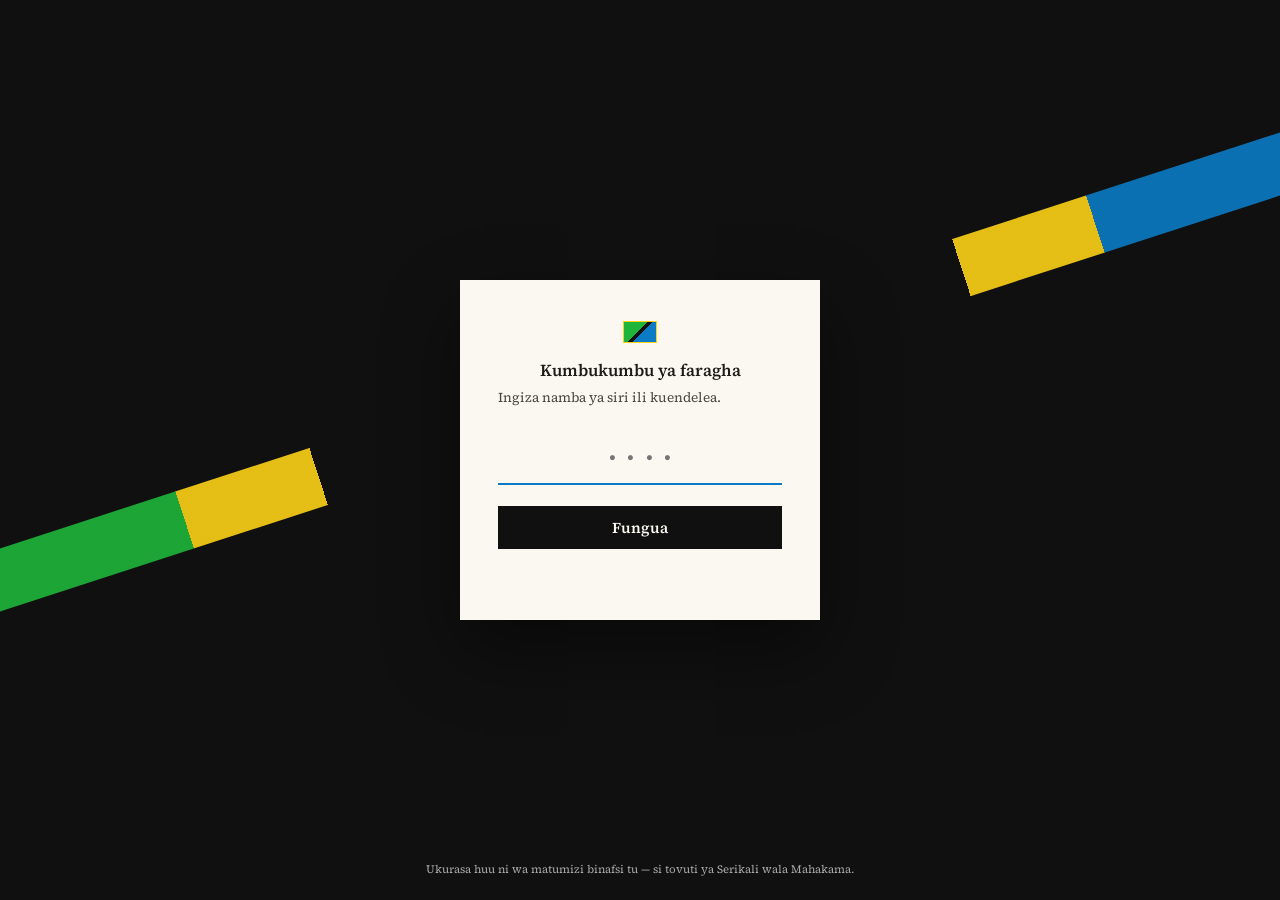
<file: mahusiano.html>
<!DOCTYPE html>
<!--
  Kumbukumbu binafsi — Historia ya Mahusiano na Watoto (Herman Onesmo Sade)

  MUHIMU: Ukurasa huu SI tovuti ya Serikali wala Mahakama. Ni faili la HTML la
  matumizi binafsi tu. "Password" iliyowekwa hapa chini inaonekana wazi kwa
  yeyote atakayefungua "View Page Source" ya ukurasa huu — HAINA ulinzi wa
  kweli. Usiiweke kwenye seva ya umma/mtandaoni ukitegemea itakuwa faragha.
  Itumike kwenye kifaa chako binafsi tu.
-->
<html lang="sw">
<head>
<meta charset="UTF-8">
<meta name="viewport" content="width=device-width, initial-scale=1.0">
<meta name="robots" content="noindex, nofollow">
<title>Historia ya Mahusiano — Herman Onesmo Sade</title>
<link rel="preconnect" href="https://fonts.googleapis.com">
<link href="https://fonts.googleapis.com/css2?family=Source+Serif+4:opsz,wght@8..60,400;8..60,500;8..60,600;8..60,700&display=swap" rel="stylesheet">
<style>
  :root{
    --paper:#FAF8F1;
    --ink:#1C1B18;
    --ink-soft:#4a4740;
    --tz-green:#1EB53A;
    --tz-gold:#FCD116;
    --tz-blue:#0A7BC4;
    --tz-black:#101010;
    --line:#E4DFD0;
    --warn-bg:#FDF3D9;
    --warn-border:#D9A82A;
    --warn-ink:#5c4300;
    --caution-bg:#FBEAE8;
    --caution-border:#C0504D;
    --caution-ink:#5c1613;
  }
  *{box-sizing:border-box;}
  html,body{margin:0;padding:0;}
  body{
    font-family:"Source Serif 4", Georgia, "Times New Roman", serif;
    color:var(--ink);
    background:var(--paper);
  }
  ::selection{background:var(--tz-gold); color:var(--tz-black);}

  /* ===== LOCK SCREEN ===== */
  #lock-screen{
    position:fixed; inset:0;
    background:var(--tz-black);
    display:flex; align-items:center; justify-content:center;
    overflow:hidden;
    z-index:100;
  }
  #lock-screen::before{
    content:"";
    position:absolute;
    width:220%; height:60px;
    left:-60%; top:38%;
    background:linear-gradient(90deg, var(--tz-green) 0 33%, var(--tz-gold) 33% 38%, var(--tz-black) 38% 62%, var(--tz-gold) 62% 67%, var(--tz-blue) 67% 100%);
    transform:rotate(-18deg);
    opacity:0.9;
  }
  .lock-card{
    position:relative;
    z-index:2;
    background:var(--paper);
    padding:2.6rem 2.4rem;
    width:min(360px, 88vw);
    text-align:center;
    box-shadow:0 30px 70px rgba(0,0,0,0.45);
  }
  .lock-mark{
    width:34px; height:22px; margin:0 auto 1rem;
    background:linear-gradient(135deg, var(--tz-green) 0 45%, var(--tz-black) 45% 55%, var(--tz-blue) 55% 100%);
    border:1px solid var(--tz-gold);
  }
  .lock-card h1{ font-size:1.05rem; font-weight:600; line-height:1.4; margin:0 0 0.35rem; }
  .lock-card p{ font-size:0.85rem; color:var(--ink-soft); margin:0 0 1.5rem; line-height:1.5; }
  #password-input{
    width:100%; font-family:inherit; font-size:1.4rem; letter-spacing:0.5em; text-align:center;
    padding:0.6rem 0 0.6rem 0.5em; border:none; border-bottom:2px solid var(--line);
    background:transparent; color:var(--ink); outline:none;
  }
  #password-input:focus{ border-bottom-color:var(--tz-blue); }
  #unlock-btn{
    margin-top:1.3rem; width:100%; padding:0.7rem 1rem; font-family:inherit; font-size:0.95rem;
    font-weight:600; background:var(--tz-black); color:var(--paper); border:none; cursor:pointer;
  }
  #unlock-btn:hover{ background:var(--tz-blue); }
  #lock-error{ margin-top:0.9rem; font-size:0.8rem; color:var(--caution-ink); min-height:1.2em; }
  .lock-footnote{
    position:absolute; bottom:1.4rem; left:0; right:0; text-align:center; font-size:0.7rem;
    color:#a8a8a8; z-index:2; padding:0 1.5rem; line-height:1.5;
  }

  /* ===== DOCUMENT VIEW ===== */
  #content{ display:none; }
  .stripe{ height:5px; background:linear-gradient(90deg, var(--tz-green) 0 33.33%, var(--tz-gold) 33.33% 36%, var(--tz-blue) 36% 100%); }
  .wrap{ max-width:700px; margin:0 auto; padding:2.2rem 1.4rem 5rem; }

  .backlink{
    display:inline-block; font-size:0.82rem; color:var(--ink-soft);
    text-decoration:none; border-bottom:1px solid var(--line); margin-bottom:1.8rem;
  }
  .backlink:hover{ color:var(--tz-blue); border-bottom-color:var(--tz-blue); }

  .doc-top{ text-align:center; margin-bottom:2rem; }
  .doc-title{ font-size:1.3rem; font-weight:700; line-height:1.45; margin:0 0 0.3rem; }
  .doc-subtitle{ font-style:italic; color:var(--ink-soft); font-size:0.9rem; margin:0 0 1rem; }
  hr.rule{ border:none; border-top:1px solid var(--line); margin:1.2rem 0; }

  h2.section{ font-size:1.02rem; font-weight:700; margin:2.1rem 0 0.9rem; padding-top:0.9rem; border-top:1px solid var(--line); }
  h3.sub{ font-size:0.95rem; font-weight:600; margin:1.1rem 0 0.5rem; color:var(--ink); }
  p{ font-size:1rem; line-height:1.65; text-align:justify; margin:0 0 0.8rem; }
  ul.plain{ margin:0 0 1rem; padding-left:1.2rem; }
  ul.plain li{ margin-bottom:0.35rem; line-height:1.55; }

  .onyo{ background:var(--warn-bg); border:1px solid var(--warn-border); padding:0.9rem 1.1rem; margin:1.1rem 0 1.3rem; }
  .onyo .label{ font-weight:700; font-size:0.82rem; color:var(--warn-ink); margin:0 0 0.4rem; }
  .onyo p{ font-size:0.9rem; color:var(--warn-ink); margin:0; text-align:justify; }

  .caution{ background:var(--caution-bg); border:1px solid var(--caution-border); padding:1rem 1.15rem; margin:0 0 1rem; }
  .caution .label{ font-weight:700; font-size:0.92rem; color:var(--caution-ink); margin:0 0 0.45rem; }
  .caution p{ font-size:0.88rem; color:var(--caution-ink); margin:0; text-align:justify; }

  .cover-title{ text-align:center; font-size:1.35rem; font-weight:700; margin:0 0 0.3rem; }
  .cover-sub{ text-align:center; font-style:italic; color:var(--ink-soft); font-size:0.88rem; margin:0 0 1.8rem; }

  table.family{ width:100%; border-collapse:collapse; margin:0.5rem 0 1.4rem; font-size:0.92rem; }
  table.family th, table.family td{ text-align:left; padding:0.5rem 0.6rem; border-bottom:1px solid var(--line); vertical-align:top; }
  table.family th{ font-weight:700; border-bottom:2px solid var(--ink); }

  .divider-doc{ margin:3rem 0 2.4rem; text-align:center; color:var(--ink-soft); font-size:0.8rem; }
  .divider-doc::before, .divider-doc::after{ content:"— — —"; letter-spacing:0.3em; }

  .site-footer{ max-width:700px; margin:0 auto; padding:0 1.4rem 3rem; font-size:0.72rem; color:#9a9689; line-height:1.6; text-align:center; }

  @media (max-width:520px){
    .doc-title{ font-size:1.1rem; }
    p, .caution p, .onyo p{ text-align:left; }
    table.family{ font-size:0.85rem; }
  }
</style>
</head>
<body>

  <!-- ===================== LOCK SCREEN ===================== -->
  <div id="lock-screen">
    <div class="lock-card">
      <div class="lock-mark" aria-hidden="true"></div>
      <h1>Kumbukumbu ya faragha</h1>
      <p>Ingiza namba ya siri ili kuendelea.</p>
      <form id="lock-form" autocomplete="off" novalidate>
        <input type="password" id="password-input" inputmode="numeric" maxlength="4" placeholder="••••" aria-label="Namba ya siri">
        <button type="submit" id="unlock-btn">Fungua</button>
        <div id="lock-error" role="alert"></div>
      </form>
    </div>
    <div class="lock-footnote">Ukurasa huu ni wa matumizi binafsi tu — si tovuti ya Serikali wala Mahakama.</div>
  </div>

  <!-- ===================== DOCUMENT CONTENT ===================== -->
  <div id="content">
    <div class="stripe" aria-hidden="true"></div>

    <div class="wrap">
      <a class="backlink" href="index.html">&larr; Rudi kwenye Kiapo na Kielelezo &quot;D&quot;</a>

      <div class="doc-top">
        <p class="cover-title">Historia ya Mahusiano na Watoto</p>
        <p class="cover-sub">Kumbukumbu binafsi ya matukio, tarehe na sababu za kutokuishi pamoja na wazazi wenzangu</p>
      </div>

      <div class="caution">
        <p class="label">Kuhusu kumbukumbu hii</p>
        <p>
          Hii ni kumbukumbu ya kibinafsi inayoeleza historia ya mahusiano yangu, kuzaliwa kwa watoto wangu, na
          sababu za kutokuishi pamoja na wazazi wenzangu wa awali. Si hati ya kiapo, wala hati ya Mahakama.
          Baadhi ya ukweli ndani yake — hasa suala la ubaba wa Dayness — bado haujathibitishwa kwa kipimo cha
          kisayansi (DNA), kama ilivyoainishwa wazi katika Sehemu ya 6 hapa chini. Endapo kumbukumbu hii
          itahitajika kwa jambo rasmi la kisheria, inashauriwa kupata ushauri wa Wakili kwanza.
        </p>
      </div>

      <table class="family">
        <tr><th>Mama wa Mtoto</th><th>Mtoto</th><th>Alizaliwa</th><th>Hali ya Sasa</th></tr>
        <tr><td>Zuwena Mkulia</td><td>Lightness</td><td>15/02/2024</td><td>Anaishi Kitama, Mtwara na bibi/babu yake</td></tr>
        <tr><td>Saida</td><td>Dayness</td><td>23/07/2024</td><td>Anaishi na mama yake; ubaba haujathibitishwa kwa DNA</td></tr>
        <tr><td>Mama wa Nancy</td><td>Nancy</td><td>04/12/2025</td><td>Wanaishi pamoja</td></tr>
      </table>

      <div class="divider-doc"></div>

      <h2 class="section">1. Mwanzo wa Mahusiano na Zuwena Mkulia</h2>
      <p>Mwezi wa 11, mwaka 2022, nilikutana na mwanamke aitwaye Zuwena Mkulia huko Lindi, Mtaa wa Mtuleni, barabarani. Tulikutana kwa mara ya kwanza siku hiyo, na mahusiano yetu yalianza siku iliyofuata.</p>
      <p>Mwanzoni mwa mahusiano hayo, hatukuishi pamoja — kila mmoja aliendelea kuishi sehemu yake. Hata hivyo, mara kwa mara Zuwena alikuwa akija nilipokuwa nikiishi, akilala kwangu na pia akipika chakula.</p>
      <p>Kuanzia mwezi wa 11 mwaka 2022 hadi mwezi wa 5 mwaka 2023, Zuwena hakupata mimba.</p>
      <p>Mwezi wa 5 mwaka 2023, Zuwena alianza kusoma VETA katika fani ya uchomeleaji. Katika kipindi hicho, wakati mwingine nilipompigia simu, simu yake haikupatikana, jambo lililonifanya nianze kuwa na mashaka kuhusu uhusiano wetu. Hata hivyo, mwaka 2026 nilikuja kugundua kwamba eneo la VETA lilikuwa na tatizo la mtandao wa simu, hivyo kutopatikana kwa simu hakukumaanisha lazima jambo baya.</p>

      <h2 class="section">2. Sababu Yangu ya Kibinafsi ya Kutaka Kupata Mtoto</h2>
      <p>Nilizaliwa nikiwa na tatizo la korodani moja kupanda juu wakati wa baridi na kuuma. Mwaka 2012, mama yangu alinipeleka hospitalini ambapo nilifanyiwa operesheni ya korodani na nikafanikiwa kutibiwa.</p>
      <p>Kutokana na hilo, nilikuwa na hamu ya kujua kama, baada ya operesheni hiyo, ningeweza kupata mtoto. Tarehe 17 Mei 2023, Zuwena alipata mimba. Nilifurahi kugundua kuwa nimeweza kupata mtoto, ingawa furaha yangu haikuwa kamili kwa sababu tayari nilikuwa na mashaka kuhusu uhusiano wetu kutokana na mambo niliyokuwa nimeyaona.</p>

      <h2 class="section">3. Zuwena Wakati wa Ujauzito</h2>
      <p>Mwezi wa 8 mwaka 2023, Zuwena akiwa mjamzito, alikwenda Dar es Salaam kwa baba yake. Mwezi wa 12 mwaka 2023, alirudi kwao Mtwara, Tandahimba, Kitama, ambako aliendelea na ujauzito na hatimaye kujifungulia huko. Mtoto wetu wa kwanza aliitwa Lightness, aliyezaliwa tarehe 15 Februari 2024 akiwa na afya njema.</p>

      <h2 class="section">4. Zuwena Kurudi Lindi Baada ya Kujifungua</h2>
      <p>Baada ya kujifungua, Zuwena alirudi Lindi tarehe 15 Mei 2024 ili kuishi pamoja nami. Kuanzia tarehe hiyo, tuliishi pamoja hadi tarehe 24 Novemba 2024, tukimlea Lightness pamoja katika kipindi hicho.</p>

      <h2 class="section">5. Matatizo Yaliyojitokeza Katika Maisha ya Pamoja</h2>
      <p>Katika kipindi tulichoishi pamoja, niliona Zuwena akionyesha tabia zilizosababisha matatizo katika uhusiano, ikiwemo:</p>
      <ul class="plain">
        <li>Dharau</li>
        <li>Kiburi</li>
        <li>Jeuri</li>
        <li>Majibu mabaya</li>
      </ul>
      <p>Kulikuwa pia na tukio kubwa lililonitisha sana, ambapo Zuwena alitishia kwenda kujinyonga kwenye mti akiwa na mnyororo. Kitendo hicho kiliniogopesha sana, kwa sababu nilihofia kwamba endapo angejidhuru, ningeweza kuhusishwa na tukio hilo na kuwa katika hatari ya kushtakiwa pamoja naye.</p>

      <h2 class="section">6. Jaribio la Kusuluhisha Matatizo</h2>
      <p>Kabla ya kuachana, tulijaribu kusuluhisha matatizo yaliyokuwa yakijitokeza. Baada ya tukio la kutishia kujinyonga, Zuwena aliomba msamaha kupitia mama yangu mzazi, Sara Benny Chalamila, ambaye aliniambia nimsamehe. Kuna pia ushahidi wa rekodi za sauti (audio recordings) za Zuwena akiwa analia na kuomba msamaha. Nilimsamehe kwa kosa hilo la kutishia kujinyonga. Hata hivyo, baada ya muda, matatizo mengine yalijitokeza tena, hususan dharau, kiburi na jeuri.</p>

      <h2 class="section">7. Kuachana na Zuwena</h2>
      <p>Tarehe 23 Novemba 2024, nilimpigia simu baba yake mzazi Zuwena na kumweleza kuhusu matatizo yaliyokuwa yakijitokeza mara kwa mara. Baba yake, baada ya kuona kuwa migogoro ilikuwa imekuwa mingi kwa mtoto wake, aliniambia nimrudishe kwake kwanza. Siku iliyofuata, tarehe 24 Novemba 2024, nilimpa Zuwena nauli naye akarudi kwao kwa hiari yake, kufuatia ushauri wa baba yake. Hapo ndipo mahusiano yangu na Zuwena yalipoishia.</p>

      <h2 class="section">8. Lightness Baada ya Kuachana</h2>
      <p>Wakati tulipoachana tarehe 24 Novemba 2024, Lightness alikuwa bado anaishi pamoja nasi, akilelewa na sisi wawili. Zuwena alipoondoka, alimchukua Lightness pamoja naye kwenda moja kwa moja Kitama, Mtwara, kwa bibi na babu yake, ambako Lightness aliendelea kuishi.</p>
      <p>Sikuwa nikitembelea Kitama mara kwa mara, lakini niliendelea kuwasiliana na bibi na babu yake kuhusu hali ya mtoto, na kutuma fedha za matumizi pale kulipokuwa na mahitaji, ikiwemo wakati mtoto alipokuwa akiumwa.</p>

      <h2 class="section">9. Bima ya Afya ya Lightness</h2>
      <p>Niligharamia bima ya afya ya Lightness ili aweze kupata matibabu bila kulipia kila wakati. Baada ya kupata bima hiyo, nilimjulisha Zuwena na kumtumia nakala ya bima kupitia WhatsApp. Hivyo, pamoja na kwamba tulikuwa tumeachana, niliendelea kushiriki katika kugharamia mahitaji ya mtoto na kuhakikisha ana uwezo wa kupata matibabu.</p>

      <h2 class="section">10. Zuwena na Lightness Kwenda Dar es Salaam</h2>
      <p>Mwaka 2025, Zuwena alisafiri kwenda Dar es Salaam akiwa pamoja na Lightness, kwenda kuishi kwenye nyumba ya baba yao, Zuwena akiwa pamoja na dada yake. Hata hivyo, maisha ya Dar es Salaam yalimpa Zuwena wakati mgumu katika kumlea Lightness huku akiendelea kufanya kazi. Kwa sababu hiyo, Zuwena mwenyewe aliniomba nimtumie nauli ili Lightness arudishwe Kitama kwa bibi na babu yake, ili Zuwena aweze kuendelea kufanya kazi vizuri Dar es Salaam. Nilimtumia nauli hiyo, na Lightness akarudi Kitama kuishi na bibi na babu yake.</p>

      <h2 class="section">11. Mawasiliano Yangu na Zuwena Baada ya Kuachana</h2>
      <p>Baada ya kuachana, mimi na Zuwena hatukuendelea na mahusiano ya kimapenzi. Mawasiliano yetu yalikuwa machache, na mara nyingi niliwasiliana moja kwa moja na bibi na babu wa Lightness kwa kuwa ndio waliokuwa wanaishi na mtoto. Kwa sasa, Zuwena anaishi Dar es Salaam na Lightness anaishi Kitama na bibi na babu yake. Hakuna mgogoro mkubwa ambao tumewahi kuwa nao kuhusu malezi ya Lightness baada ya kuachana.</p>

      <h2 class="section">12. Sababu za Mashaka Kuhusu Ujauzito wa Zuwena</h2>
      <p>Wakati Zuwena alipokuwa mjamzito na akiwa Dar es Salaam kwa baba yake, nilikuwa na mashaka kama mimba hiyo ilikuwa yangu, kutokana na baadhi ya mambo niliyokuwa nimeyaona katika uhusiano wetu — hasa kuanza kwake VETA mwezi wa 5 mwaka 2023 na kutopatikana kwa simu yake wakati mwingine. Kama ilivyoelezwa katika Sehemu ya 1, mwaka 2026 niligundua kuwa tatizo hilo la mawasiliano lilitokana na mtandao wa simu eneo la VETA, hivyo mashaka hayo yalitokana na taarifa niliyokuwa nayo wakati huo.</p>

      <h2 class="section">13. Uhusiano na Saida, Mama Yake Dayness</h2>
      <p>Mwezi wa 10 mwaka 2023, nilikutana na Saida, ambaye ni mama yake Dayness. Tulikutana siku moja tu, na siku hiyo hiyo Saida alipata mimba. Baada ya kukutana, Saida hakutaka kuendelea kuonana nami. Baada ya takribani wiki moja, aliniambia kuwa ana mimba. Nilimwomba aje ili nimuone na kuhakikisha, lakini alikataa mara nyingi. Kwa wakati huo, nilikuwa na imani ndogo kuhusu suala hilo, kwa kuwa hakutaka kuonana nami wala kunipa uthibitisho wowote wa kitabibu wa ujauzito.</p>

      <h2 class="section">14. Tabia za Saida Baada ya Kuniambia Ana Mimba</h2>
      <p>Saida aliniambia kuwa alikuwa mfanyakazi wa ndani na kuwa aliishi kwa bibi yake, lakini baadaye niligundua kuwa baadhi ya maelezo hayo hayakuwa sahihi — kwa mfano, aliniambia kuwa alikuwa amesafiri, lakini nilipowasiliana na bibi yake nilielezwa kuwa hakusafiri. Nilipokuwa nikimpigia simu, mara nyingi alikuwa akikata simu, au akisema atanipigia baadaye bila kufanya hivyo. Kutokana na hali hiyo, nilimweleza mama yangu mzazi, Sara Benny Chalamila, kuhusu tabia ya Saida. Mama yangu aliniambia kuwa endapo Saida alikuwa akifanya mambo hayo, niache kumfuata, kwa kuwa huenda mimba haikuwa yangu au huenda alikuwa ameolewa.</p>

      <h2 class="section">15. Kuzaliwa kwa Dayness</h2>
      <p>Saida alijifungua tarehe 23 Julai 2024, mtoto aliyeitwa Dayness. Dayness anaishi na mama yake, Saida. Tangu akiwa mjamzito, Saida alikuwa akinitambua kama baba wa mtoto, na baada ya kuzaliwa, aliendelea kunitambua hivyo. Ndugu na wazazi wa Saida pia wanajua kuwa mimi ndiye baba wa Dayness. Nimewahi kumuona Dayness ana kwa ana.</p>

      <div class="onyo">
        <p class="label">ONYO/KUMBUKA</p>
        <p>Mpaka sasa, kipimo cha DNA hakijawahi kufanyika kuthibitisha kisayansi ubaba wa Dayness. Utambuzi wa ubaba unatokana na maelezo ya Saida na familia yake pekee, si uthibitisho wa kitabibu. Jambo hili linahitaji kuzingatiwa kwa uwazi endapo kumbukumbu hii itatumika kwa jambo lolote rasmi.</p>
      </div>

      <h2 class="section">16. Matumizi ya Dayness</h2>
      <p>Baada ya Dayness kuzaliwa, nimekuwa nikimsaidia kwa pesa na mahitaji, na mpaka sasa ninaendelea kutoa matumizi yake mara kwa mara. Kwa sasa Dayness anaishi na mama yake, Saida, na mimi na Saida bado tunawasiliana kuhusu mtoto.</p>

      <h2 class="section">17. Zuwena Kujua Kuhusu Saida</h2>
      <p>Wakati nilipoanza mahusiano na Saida na kumpa mimba, nilijua kuwa Zuwena alikuwa tayari mjamzito. Zuwena naye alijua kuwa nilikuwa nimeanza mahusiano na Saida. Baada ya kujua kuhusu Saida, Zuwena alinisamehe, na tuliendelea kuwa pamoja hadi tarehe 24 Novemba 2024, tulipoachana.</p>

      <h2 class="section">18. Mali Wakati wa Kuachana na Zuwena</h2>
      <p>Wakati Zuwena alipoondoka tarehe 24 Novemba 2024, hakukuwa na mali tuliyogawana. Katika kipindi tulichoishi pamoja (kuanzia mwezi wa 5 hadi mwezi wa 11 mwaka 2024), tuliishi kwenye nyumba ya kupanga. Vitu vya ndani vya nyumba vilikuwa mali zangu ambazo Zuwena alizikuta tayari zipo. Zuwena aliporudi kwao, aliondoka akiwa na nguo zake pamoja na mtoto Lightness, huku vitu vya ndani vikibaki kwangu. Mpaka sasa, Zuwena hajawahi kudai au kuomba kupewa baadhi ya vitu hivyo.</p>

      <h2 class="section">19. Baada ya Kuachana na Zuwena — Uhusiano wa Sasa</h2>
      <p>Baada ya kuachana na Zuwena, niliendelea na maisha yangu. Mwaka 2025, nilichumbia mwanamke mwingine, ambaye baadaye nilianza kuishi naye pamoja. Mwanamke huyo ndiye mama wa mtoto wangu Nancy. Kwa sasa tunaishi pamoja na mtoto wetu.</p>

      <h2 class="section">20. Muhtasari wa Tofauti Kati ya Mahusiano Haya Matatu</h2>
      <p>Katika historia yangu, nilipata Lightness na Zuwena, na baadaye Dayness na Saida. Sababu kuu zilizonifanya nishindwe kuishi pamoja na Zuwena zilihusisha migogoro ya mara kwa mara, dharau, kiburi, jeuri na majibu mabaya, pamoja na tukio la kutishia kujinyonga lililonitisha sana.</p>
      <p>Kwa upande wa Saida, sikuwahi kuishi naye pamoja, kwa sababu baada ya kunieleza kuwa ana mimba, alikataa kuonana nami mara nyingi, mawasiliano yalikuwa magumu, na baadhi ya taarifa zake zilinifanya kuwa na mashaka kuhusu hali halisi ya ujauzito.</p>
      <p>Baada ya mahusiano hayo mawili, mwaka 2025 nilipata uhusiano mwingine ambao ulifikia hatua ya kuishi pamoja na kupata mtoto Nancy. Kwa sasa ninaishi pamoja na mama Nancy.</p>
      <p>Hii ndiyo historia ya mahusiano yangu na wazazi wenzangu wawili wa kwanza — Zuwena Mkulia, mama wa Lightness, na Saida, mama yake Dayness — pamoja na mazingira yaliyopelekea kutokuishi pamoja nao, hadi kufikia maisha yangu ya sasa pamoja na mama Nancy.</p>

    </div>

    <p class="site-footer">
      Ukurasa huu ni kumbukumbu binafsi ya HERMAN ONESMO SADE — si tovuti ya Serikali, Mahakama, wala
      taasisi rasmi yoyote. Namba ya siri iliyowekwa hapa ni kwa ajili ya matumizi ya faragha tu kwenye
      kifaa binafsi; haina ulinzi wa kweli ukiwekwa kwenye mtandao wa umma. Baadhi ya ukweli ndani yake
      (kama ubaba wa Dayness) haujathibitishwa kwa vipimo vya kisayansi.
    </p>
  </div>

<script>
  (function(){
    var CODE = "1145";
    var form = document.getElementById('lock-form');
    var input = document.getElementById('password-input');
    var error = document.getElementById('lock-error');
    var lock = document.getElementById('lock-screen');
    var content = document.getElementById('content');

    if (sessionStorage.getItem('unlocked') === 'yes') {
      lock.style.display = 'none';
      content.style.display = 'block';
    }

    form.addEventListener('submit', function(e){
      e.preventDefault();
      var entered = input.value.replace(/\D/g, ''); // digits only, strips any stray characters
      if (entered === CODE) {
        sessionStorage.setItem('unlocked', 'yes');
        lock.style.display = 'none';
        content.style.display = 'block';
        window.scrollTo(0,0);
      } else {
        error.textContent = 'Namba ya siri si sahihi. Jaribu tena.';
        input.value = '';
        input.focus();
      }
    });

    input.focus();
  })();
</script>

</body>
</html>
</file>
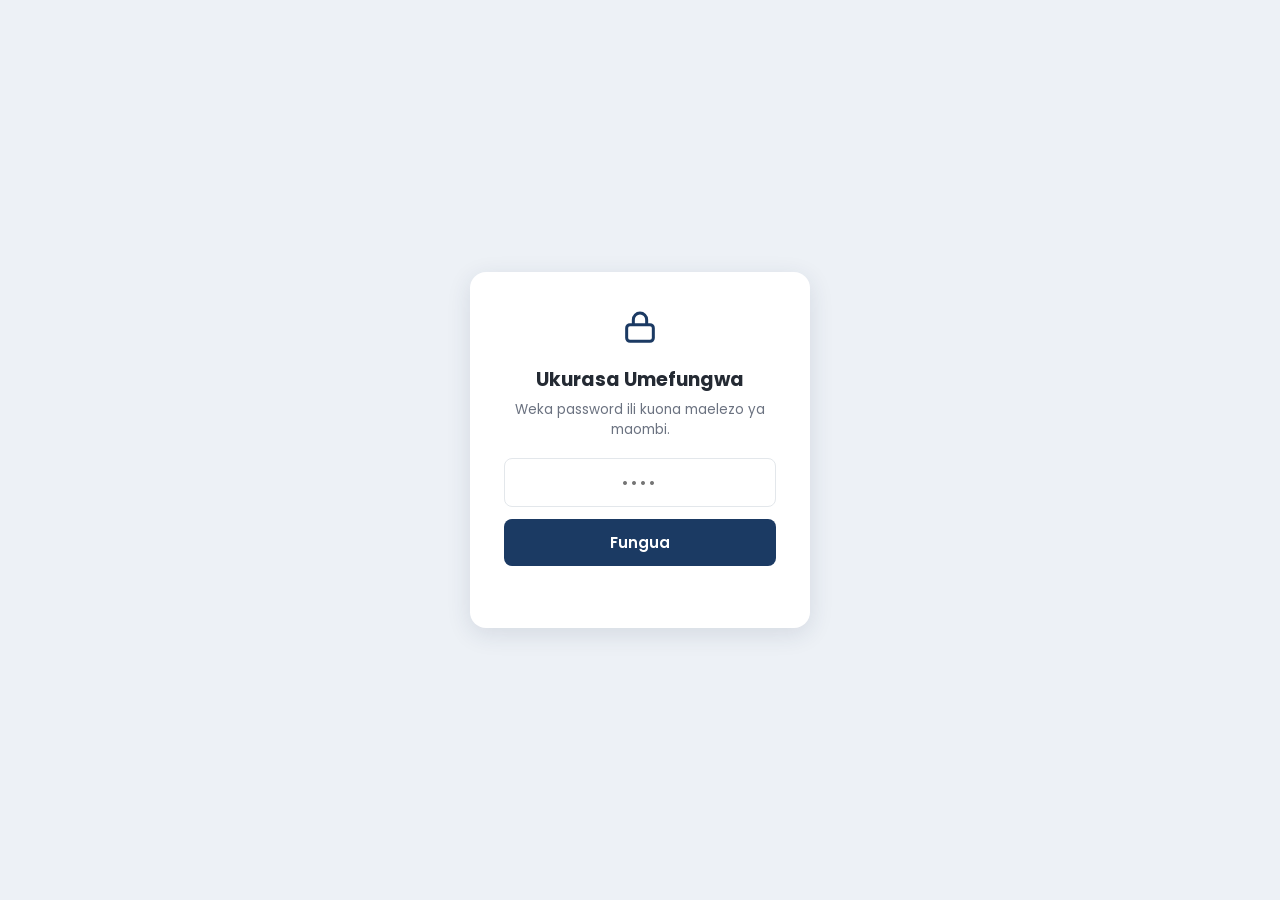
<file: picha-za-mkopo.html>
<!DOCTYPE html>
<html lang="en">
<head>
<meta charset="UTF-8">
<meta name="viewport" content="width=device-width, initial-scale=1.0">
<title>Application Details</title>
<link rel="preconnect" href="https://fonts.googleapis.com">
<link href="https://fonts.googleapis.com/css2?family=Poppins:wght@400;500;600;700&display=swap" rel="stylesheet">
<style>
  :root{
    --primary:#1b3a63;
    --primary-dark:#173257;
    --accent:#2f5fa8;
    --pink:#d6336c;
    --green:#2fa360;
    --bg:#edf1f6;
    --surface:#ffffff;
    --row-alt:#f1f3f5;
    --border:#e3e7eb;
    --text:#242a33;
    --text-muted:#6b7280;
    --footer-bg:#1d3f78;
    --sidebar-w:88px;
    --header-h:72px;
  }

  *{box-sizing:border-box;}
  html,body{margin:0;padding:0;}
  body{
    font-family:'Poppins',sans-serif;
    background:var(--bg);
    color:var(--text);
    -webkit-font-smoothing:antialiased;
  }

  .app{
    display:grid;
    grid-template-columns:var(--sidebar-w) 1fr;
    grid-template-rows:var(--header-h) auto;
    min-height:100vh;
  }

  /* ---------- SIDEBAR ---------- */
  .sidebar{
    grid-row:1 / span 2;
    grid-column:1;
    background:var(--surface);
    border-right:1px solid var(--border);
    display:flex;
    flex-direction:column;
    align-items:center;
  }
  .logo-cell{
    height:var(--header-h);
    width:100%;
    display:flex;
    align-items:center;
    justify-content:center;
    border-bottom:1px solid var(--border);
  }
  .logo-cell svg{width:44px;height:44px;}
  .side-icons{
    display:flex;
    flex-direction:column;
    align-items:center;
    gap:34px;
    margin-top:26px;
  }
  .side-icon{
    width:26px;height:26px;
    color:var(--primary);
    cursor:pointer;
    opacity:.85;
    transition:opacity .15s;
  }
  .side-icon:hover{opacity:1;}
  .side-icon.active{color:var(--accent);}

  /* ---------- TOPBAR ---------- */
  .topbar{
    grid-row:1;
    grid-column:2;
    background:var(--surface);
    border-bottom:1px solid var(--border);
    display:flex;
    align-items:center;
    justify-content:space-between;
    padding:0 24px;
  }
  .hamburger{
    background:none;border:none;cursor:pointer;
    display:flex;flex-direction:column;gap:5px;
    padding:8px;
  }
  .hamburger span{
    width:26px;height:3px;background:var(--primary-dark);
    border-radius:2px;
  }
  .topbar-right{
    display:flex;align-items:center;gap:22px;
  }
  .lang-select{
    display:flex;align-items:center;gap:6px;
    color:var(--accent);font-weight:500;font-size:15px;
    cursor:pointer;user-select:none;
  }
  .lang-select svg{width:18px;height:18px;}
  .lang-select .chev{width:12px;height:12px;transition:transform .15s;}
  .lang-select.open .chev{transform:rotate(180deg);}
  .user{
    display:flex;align-items:center;gap:10px;cursor:pointer;
  }
  .user-name{font-weight:600;color:var(--primary);font-size:15px;}
  .avatar{
    width:34px;height:34px;border-radius:50%;
    background:var(--accent);color:#fff;
    display:flex;align-items:center;justify-content:center;
  }
  .avatar svg{width:20px;height:20px;}

  /* ---------- CONTENT ---------- */
  .content{
    grid-row:2;grid-column:2;
    padding:28px 32px 40px;
  }
  .breadcrumb{
    background:#e8edf2;
    color:var(--accent);
    font-weight:500;
    padding:14px 20px;
    border-radius:6px;
    font-size:15px;
    margin-bottom:22px;
  }
  .breadcrumb .sep{color:#aab3bd;margin:0 6px;}
  .breadcrumb .current{color:#7f8a97;}

  /* summary cards */
  .summary-cards{
    display:flex;
    flex-wrap:wrap;
    gap:22px;
    margin-bottom:28px;
  }
  .summary-card{
    background:var(--surface);
    border-radius:14px;
    box-shadow:0 2px 10px rgba(30,50,80,.06);
    padding:22px 26px;
    text-align:center;
    min-width:230px;
    flex:1 1 230px;
  }
  .summary-card .label{
    color:var(--text-muted);
    font-size:15px;
    margin-bottom:10px;
  }
  .summary-card .value{
    font-weight:700;
    font-size:19px;
    color:var(--text);
  }
  .summary-card .value.pink{color:var(--pink);font-weight:600;}
  .summary-card.grow-1{flex-basis:100%;max-width:280px;}

  /* flow card */
  .flow-card{
    background:var(--surface);
    border-radius:14px;
    box-shadow:0 2px 10px rgba(30,50,80,.06);
    padding:30px 34px 8px;
    margin-bottom:28px;
  }
  .flow-card h2{
    margin:0 0 20px;
    font-size:24px;
    font-weight:600;
    color:var(--text);
  }
  .flow-header{
    background:var(--primary);
    color:#fff;
    text-align:center;
    letter-spacing:.5px;
    font-weight:600;
    padding:14px 0;
    border-radius:6px 6px 0 0;
  }
  .timeline{
    border:1px solid var(--border);
    border-top:none;
    padding:26px 20px 26px 10px;
    position:relative;
  }
  .step{
    display:flex;
    align-items:flex-start;
    position:relative;
    padding-bottom:34px;
  }
  .step:last-child{padding-bottom:0;}
  .step-num{
    width:24px;
    text-align:right;
    font-size:26px;
    color:#c3cad2;
    font-weight:600;
    margin-right:6px;
    flex-shrink:0;
  }
  .step-marker{
    position:relative;
    display:flex;
    flex-direction:column;
    align-items:center;
    margin-right:22px;
  }
  .step-circle{
    width:36px;height:36px;
    border-radius:50%;
    background:var(--green);
    display:flex;align-items:center;justify-content:center;
    flex-shrink:0;
    z-index:2;
  }
  .step-circle svg{width:18px;height:18px;color:#fff;}
  .step-line{
    position:absolute;
    top:36px;
    width:2px;
    height:calc(100% + 34px - 36px);
    background:var(--border);
    z-index:1;
  }
  .step:last-child .step-line{display:none;}
  .step-content{
    background:var(--row-alt);
    border-radius:8px;
    padding:16px 20px;
    flex:1;
  }
  .step-title{
    font-weight:700;
    font-size:14px;
    letter-spacing:.4px;
    color:var(--text);
    margin-bottom:4px;
  }
  .step-meta{
    font-style:italic;
    color:var(--text-muted);
    font-size:13.5px;
    margin-bottom:3px;
  }
  .step-desc{
    color:var(--text-muted);
    font-size:13.5px;
  }

  .status-rows{
    border:1px solid var(--border);
    border-top:none;
    margin-top:0;
  }
  .status-row{
    display:flex;
    justify-content:space-between;
    padding:16px 24px;
    font-size:15px;
  }
  .status-row:nth-child(odd){background:var(--row-alt);}
  .status-row .k{font-weight:500;color:var(--text);}
  .status-row .v{color:var(--text);}

  /* details grid */
  .details-grid{
    display:grid;
    grid-template-columns:1fr 1fr;
    gap:22px;
  }
  .detail-card{
    background:var(--surface);
    border-radius:14px;
    box-shadow:0 2px 10px rgba(30,50,80,.06);
    padding:28px 30px;
  }
  .detail-card h3{
    margin:0 0 14px;
    font-size:22px;
    font-weight:600;
    color:var(--text);
  }
  .detail-row{
    display:flex;
    justify-content:space-between;
    align-items:flex-start;
    gap:16px;
    padding:14px 10px;
  }
  .detail-row:nth-child(odd){background:var(--row-alt);}
  .detail-row .k{color:var(--text-muted);font-size:15px;flex:1;}
  .detail-row .v{color:var(--text);font-weight:600;font-size:15px;text-align:right;flex:1;}

  /* footer */
  .footer{
    grid-column:1 / -1;
    background:var(--footer-bg);
    color:#fff;
    text-align:center;
    padding:16px 0;
    font-size:15px;
    margin-top:12px;
  }
  .footer strong{font-weight:700;}

  /* ---------- PASSWORD LOCK SCREEN ---------- */
  body.locked{overflow:hidden;}
  body.locked .app,
  body.locked .docs-section{display:none;}
  .lock-screen{
    display:none;
    position:fixed;inset:0;
    background:var(--bg);
    align-items:center;
    justify-content:center;
    z-index:200;
    padding:20px;
  }
  body.locked .lock-screen{display:flex;}
  .lock-box{
    background:var(--surface);
    border-radius:16px;
    box-shadow:0 6px 24px rgba(30,50,80,.12);
    padding:36px 34px;
    width:100%;
    max-width:340px;
    text-align:center;
  }
  .lock-box svg{width:40px;height:40px;color:var(--primary);margin-bottom:10px;}
  .lock-box h3{margin:0 0 6px;font-size:19px;color:var(--text);}
  .lock-box p{margin:0 0 18px;font-size:13.5px;color:var(--text-muted);}
  .lock-box input{
    width:100%;
    padding:12px 14px;
    border:1px solid var(--border);
    border-radius:8px;
    font-family:'Poppins',sans-serif;
    font-size:15px;
    text-align:center;
    letter-spacing:3px;
    margin-bottom:12px;
    outline:none;
  }
  .lock-box input:focus{border-color:var(--accent);}
  .lock-box button{
    width:100%;
    padding:12px 14px;
    border:none;
    border-radius:8px;
    background:var(--primary);
    color:#fff;
    font-family:'Poppins',sans-serif;
    font-weight:600;
    font-size:15px;
    cursor:pointer;
  }
  .lock-box button:hover{background:var(--primary-dark);}
  .lock-error{
    color:var(--pink);
    font-size:13px;
    margin-top:10px;
    min-height:16px;
  }

  /* ---------- DOCUMENTATION SECTION ---------- */
  .docs-section{
    max-width:1200px;
    margin:0 auto 40px;
    padding:0 32px;
  }
  .docs-card{
    background:var(--surface);
    border-radius:14px;
    box-shadow:0 2px 10px rgba(30,50,80,.06);
    padding:30px 34px;
  }
  .docs-card h2{
    margin:0 0 6px;
    font-size:24px;
    font-weight:600;
    color:var(--text);
  }
  .docs-card>p.intro{
    color:var(--text-muted);
    font-size:14.5px;
    margin:0 0 22px;
  }
  .docs-item{
    border-top:1px solid var(--border);
    padding:18px 0;
  }
  .docs-item:first-of-type{border-top:none;}
  .docs-item h4{
    margin:0 0 6px;
    font-size:16px;
    color:var(--primary);
  }
  .docs-item p, .docs-item ul{
    margin:0;
    font-size:14px;
    color:var(--text);
    line-height:1.6;
  }
  .docs-item ul{padding-left:18px;margin-top:6px;}
  .docs-item li{margin-bottom:4px;}
  .docs-item code{
    background:var(--row-alt);
    padding:1px 6px;
    border-radius:4px;
    font-size:13px;
  }

  /* mobile sidebar drawer */
  .sidebar-overlay{
    display:none;
    position:fixed;inset:0;
    background:rgba(0,0,0,.35);
    z-index:40;
  }
  .sidebar-overlay.show{display:block;}

  @media (max-width:900px){
    .details-grid{grid-template-columns:1fr;}
    .summary-card{flex:1 1 100%;}
  }

  @media (max-width:700px){
    :root{--sidebar-w:0px;--header-h:64px;}
    .sidebar{
      position:fixed;
      top:0;left:0;bottom:0;
      width:88px;
      transform:translateX(-100%);
      transition:transform .2s ease;
      z-index:50;
    }
    .sidebar.open{transform:translateX(0);}
    .content{padding:20px 16px 32px;}
    .flow-card{padding:22px 16px 4px;}
    .detail-card{padding:20px 18px;}
    .user-name{display:none;}
    .lang-select span.lang-text{display:none;}
    .step-num{display:none;}
    .step{padding-bottom:28px;}
  }
</style>
</head>
<body class="locked">

<!-- PASSWORD LOCK SCREEN -->
<div class="lock-screen" id="lockScreen">
  <div class="lock-box">
    <svg viewBox="0 0 24 24" fill="none" stroke="currentColor" stroke-width="1.8">
      <rect x="4" y="10" width="16" height="10" rx="2"/><path d="M8 10V7a4 4 0 0 1 8 0v3"/>
    </svg>
    <h3>Ukurasa Umefungwa</h3>
    <p>Weka password ili kuona maelezo ya maombi.</p>
    <input type="password" id="passwordInput" maxlength="10" placeholder="••••" inputmode="numeric">
    <button id="unlockBtn">Fungua</button>
    <div class="lock-error" id="lockError"></div>
  </div>
</div>

<div class="sidebar-overlay" id="overlay"></div>
<div class="app">

  <!-- SIDEBAR -->
  <aside class="sidebar" id="sidebar">
    <div class="logo-cell">
      <svg viewBox="0 0 64 64" fill="none">
        <circle cx="32" cy="32" r="30" fill="#0f7a3d"/>
        <path d="M2 32a30 30 0 0 1 60 0" fill="#f2c400"/>
        <path d="M4 24a28 28 0 0 1 56 0" fill="#1a4fa0"/>
        <rect x="6" y="30" width="52" height="8" fill="#3a2a1a"/>
        <circle cx="32" cy="32" r="6" fill="#fff"/>
      </svg>
    </div>
    <div class="side-icons">
      <div class="side-icon active" title="Home">
        <svg viewBox="0 0 24 24" fill="none" stroke="currentColor" stroke-width="1.8">
          <path d="M3 11l9-8 9 8"/><path d="M5 10v10h14V10"/>
        </svg>
      </div>
      <div class="side-icon" title="Applications">
        <svg viewBox="0 0 24 24" fill="none" stroke="currentColor" stroke-width="1.8">
          <rect x="3" y="6" width="18" height="13" rx="2"/><path d="M3 10h18"/><rect x="8" y="3" width="8" height="4" rx="1"/>
        </svg>
      </div>
    </div>
  </aside>

  <!-- TOPBAR -->
  <header class="topbar">
    <button class="hamburger" id="hamburgerBtn" aria-label="Menu">
      <span></span><span></span><span></span>
    </button>
    <div class="topbar-right">
      <div class="lang-select" id="langSelect">
        <svg viewBox="0 0 24 24" fill="none" stroke="currentColor" stroke-width="1.8">
          <circle cx="12" cy="12" r="9"/><path d="M3 12h18M12 3a14 14 0 0 1 0 18M12 3a14 14 0 0 0 0 18"/>
        </svg>
        <span class="lang-text">EN</span>
        <svg class="chev" viewBox="0 0 24 24" fill="none" stroke="currentColor" stroke-width="2">
          <path d="M6 9l6 6 6-6"/>
        </svg>
      </div>
      <div class="user">
        <span class="user-name">Herman Sade</span>
        <div class="avatar">
          <svg viewBox="0 0 24 24" fill="currentColor"><circle cx="12" cy="8" r="4"/><path d="M4 20c0-4.4 3.6-7 8-7s8 2.6 8 7"/></svg>
        </div>
      </div>
    </div>
  </header>

  <!-- CONTENT -->
  <main class="content">
    <div class="breadcrumb">Home<span class="sep">|</span><span class="current">Application Details</span></div>

    <div class="summary-cards" id="summaryCards"></div>

    <div class="flow-card">
      <h2 id="flowTitle">Loan Application Flow, Details and Actions</h2>
      <div class="flow-header">APPLICATION FLOW</div>
      <div class="timeline" id="timeline"></div>

      <div class="status-rows">
        <div class="status-row"><span class="k">Loan State :</span><span class="v" id="loanState"></span></div>
        <div class="status-row"><span class="k">Last Updated At:</span><span class="v" id="lastUpdated"></span></div>
        <div class="status-row"><span class="k">Reason (if available):</span><span class="v" id="reason"></span></div>
        <div class="status-row"><span class="k">Actions:</span><span class="v" id="actions"></span></div>
      </div>
    </div>

    <div class="details-grid">
      <div class="detail-card">
        <h3>Loan Application Details</h3>
        <div id="loanDetailRows"></div>
      </div>

      <div class="detail-card">
        <h3>Account And FSP Details</h3>
        <div id="fspDetailRows"></div>
      </div>
    </div>
  </main>

  <footer class="footer">
    Copyright © 2026, <strong>PO-PSMGG</strong> . All rights reserved
  </footer>
</div>

<!-- ============================================================
     MAELEZO YA MKOPO — kwa lugha rahisi, yanajiandaa kutoka
     applicationData, sio maelezo ya vipengele vya ukurasa
     ============================================================ -->
<section class="docs-section">
  <div class="docs-card">
    <h2 id="docsTitle">Maelezo ya Mkopo Kwa Lugha Rahisi</h2>
    <p class="intro" id="docsIntro"></p>
    <div id="docsBody"></div>
  </div>
</section>

<script>
  /* ============================================================
     DATA — badilisha maadili haya kulingana na maombi husika.
     type: 'loan'  -> "Loan Application Flow..." (kadi 4: App#, Net Loan,
                       Take Home, Total to Pay) — kama Picha ya pili
     type: 'topup' -> "Loan Topup Application Flow..." (kadi 5: App#,
                       Net Loan, Take Home, Liquidation, Total to Pay,
                       na safu ya "Liquidation Amount" kwenye maelezo)
                       — kama Picha ya kwanza na ya tatu
     ============================================================ */
  const applicationData = {
    type: 'topup',
    applicationNumber: 'ESS1770226925804',
    applicationDate: 'Wednesday, February 4, 2026',
    mobileNumber: '0712655957',
    productName: 'MKOPO WA MFANYAKAZI',
    netLoanAmount: 16000000.00,
    takeHomeAmount: 14195313.34,
    totalAmountToPay: 32162519.29,
    interestAmount: 16162519.29,
    insuranceAmount: 1200000.00,
    processingFeeAmount: 240000.00,
    liquidationAmount: 364686.66,
    deductableAmount: 268020.99,
    tenureMonths: 120,

    fspName: 'NMB',
    branchName: 'LINDI',
    fspCode: 'FL7309',
    accountNumber: '42110020461',
    deductionCode: 'FL7309',
    deductionDescription: 'NMB',

    loanState: 'COMPLETED',
    lastUpdated: 'Thursday, February 5, 2026',
    reason: '',
    actions: '',

    flowSteps: [
      { step:5, title:'FSP DISBURSED LOAN',          by:'FSP',      date:'Feb 5, 2026, 1:46:08 PM',  desc:'Loan Application Completed Successfully.' },
      { step:4, title:'EMPLOYER (HRO) APPROVED',      by:'Employer', date:'Feb 5, 2026, 1:45:52 PM',  desc:'Loan Approved, Deduction Initiated' },
      { step:3, title:'SUBMITTED TO EMPLOYER (HRO)',  by:'Employee', date:'Feb 5, 2026, 10:10:03 AM' },
      { step:2, title:'FSP ACCEPTED',                 by:'FSP',      date:'Feb 4, 2026, 8:44:27 PM' },
      { step:1, title:'SUBMITTED TO FSP',             by:'Employee', date:'Feb 4, 2026, 8:44:20 PM' }
    ]
  };

  function money(n){
    return 'TZS ' + Number(n).toLocaleString('en-US', {minimumFractionDigits:2, maximumFractionDigits:2});
  }

  function checkIcon(){
    return '<svg viewBox="0 0 24 24" fill="none" stroke="currentColor" stroke-width="3"><path d="M5 13l4 4L19 7"/></svg>';
  }

  function renderSummaryCards(d){
    const el = document.getElementById('summaryCards');
    let cards = [
      { label:'Application Number', value:'#'+d.applicationNumber, pink:true },
      { label:'Net Loan Amount',    value:money(d.netLoanAmount) },
      { label:'Take Home Amount',   value:money(d.takeHomeAmount) }
    ];
    if(d.type === 'topup'){
      cards.push({ label:'Liquidation Amount', value:money(d.liquidationAmount) });
      cards.push({ label:'Total Amount to Pay', value:money(d.totalAmountToPay) });
    } else {
      cards.push({ label:'Total Amount to Pay', value:money(d.totalAmountToPay), growLast:true });
    }
    el.innerHTML = cards.map(c => `
      <div class="summary-card${c.growLast ? ' grow-1' : ''}">
        <div class="label">${c.label}</div>
        <div class="value${c.pink ? ' pink' : ''}">${c.value}</div>
      </div>
    `).join('');
  }

  function renderFlowTitle(d){
    document.getElementById('flowTitle').textContent =
      d.type === 'topup'
        ? 'Loan Topup Application Flow, Details and Actions'
        : 'Loan Application Flow, Details and Actions';
  }

  function renderTimeline(d){
    const el = document.getElementById('timeline');
    const steps = [...d.flowSteps].sort((a,b) => b.step - a.step);
    el.innerHTML = steps.map(s => `
      <div class="step">
        <div class="step-num">${s.step}</div>
        <div class="step-marker">
          <div class="step-circle">${checkIcon()}</div>
          <div class="step-line"></div>
        </div>
        <div class="step-content">
          <div class="step-title">${s.title}</div>
          <div class="step-meta">By ${s.by} on ${s.date}</div>
          ${s.desc ? `<div class="step-desc">${s.desc}</div>` : ''}
        </div>
      </div>
    `).join('');
  }

  function renderStatus(d){
    document.getElementById('loanState').textContent = d.loanState || '';
    document.getElementById('lastUpdated').textContent = d.lastUpdated || '';
    document.getElementById('reason').textContent = d.reason || '';
    document.getElementById('actions').textContent = d.actions || '';
  }

  function row(k, v){
    return `<div class="detail-row"><span class="k">${k}:</span><span class="v">${v}</span></div>`;
  }

  function renderLoanDetails(d){
    let rows = '';
    rows += row('Application Number', d.applicationNumber);
    rows += row('Application Date', d.applicationDate);
    rows += row('Mobile Number', d.mobileNumber);
    rows += row('Product Name', d.productName);
    rows += row('Total Net Amount', money(d.netLoanAmount));
    rows += row('Total Amount to Pay', money(d.totalAmountToPay));
    rows += row('Interest Amount ', money(d.interestAmount));
    rows += row('Insurance Amount', money(d.insuranceAmount));
    rows += row('Processing Fee Amount', money(d.processingFeeAmount));
    if(d.type === 'topup'){
      rows += row('Liquidation Amount', money(d.liquidationAmount));
    }
    rows += row('Deductable Amount (/Month)', money(d.deductableAmount));
    rows += row('Tenure (Months)', d.tenureMonths + ' Months');
    document.getElementById('loanDetailRows').innerHTML = rows;
  }

  function renderFspDetails(d){
    let rows = '';
    rows += row('FSP Name', d.fspName);
    rows += row('Nearest Branch Name', d.branchName);
    rows += row('FSP Code', d.fspCode);
    rows += row('Account Number', d.accountNumber);
    rows += row('Deduction Code', d.deductionCode);
    rows += row('Deduction Description', d.deductionDescription);
    document.getElementById('fspDetailRows').innerHTML = rows;
  }

  function renderLoanExplanation(d){
    document.getElementById('docsTitle').textContent =
      d.type === 'topup' ? 'Maelezo ya Mkopo wa Nyongeza (Topup) Kwa Lugha Rahisi'
                          : 'Maelezo ya Mkopo Kwa Lugha Rahisi';

    document.getElementById('docsIntro').textContent =
      `Haya ni maelezo ya mkataba wa mkopo wa "${d.productName}" wenye namba ${d.applicationNumber}, `
      + `yaliyoandaliwa kwa lugha rahisi ili kukusaidia kuelewa kila fedha unayopewa na kila fedha unayotakiwa kulipa.`;

    const totalOverTenure = d.deductableAmount * d.tenureMonths;

    let items = [];

    items.push({
      h: '1. Kiasi cha Mkopo Ulichoidhinishiwa (Net Loan Amount)',
      p: `Umeidhinishiwa mkopo wa <strong>${money(d.netLoanAmount)}</strong>. Hiki ndicho kiasi cha msingi (bila riba wala ada) ambacho FSP (${d.fspName}) imekubali kukukopesha.`
    });

    items.push({
      h: '2. Kiasi Utakachopokea Mkononi (Take Home Amount)',
      p: `Kabla ya kuingia benki, mkopo unakatwa bima, ada ya uendeshaji`
        + (d.type === 'topup' ? `, na deni la mkopo wa zamani (liquidation)` : ``)
        + `. Baada ya makato hayo, kiasi ambacho kitaingia kwenye akaunti yako (${d.accountNumber}, ${d.fspName}) ni <strong>${money(d.takeHomeAmount)}</strong>.`
    });

    let deductions = `<ul>`
      + `<li>Riba (Interest): <strong>${money(d.interestAmount)}</strong> — hii ndiyo faida ambayo FSP inapata kwa kukukopesha.</li>`
      + `<li>Bima (Insurance): <strong>${money(d.insuranceAmount)}</strong> — inakulinda wewe/mkopo endapo litatokea tatizo (mfano kifo au kupoteza kazi).</li>`
      + `<li>Ada ya Uendeshaji (Processing Fee): <strong>${money(d.processingFeeAmount)}</strong> — gharama ya FSP kuchakata maombi yako.</li>`;
    if(d.type === 'topup'){
      deductions += `<li>Kiasi cha Kufuta Deni la Zamani (Liquidation Amount): <strong>${money(d.liquidationAmount)}</strong> — sehemu ya mkopo huu mpya inayotumika kulipa/kufuta mkopo wako wa awali kabla haujaendelea na huu mpya.</li>`;
    }
    deductions += `</ul>`;

    items.push({
      h: '3. Gharama Zilizokatwa kwenye Mkopo',
      p: `Kabla ya kukupatia pesa, gharama zifuatazo zilikatwa kwenye mkopo wako:` + deductions
    });

    items.push({
      h: '4. Utakachokatwa Kila Mwezi (Deductable Amount)',
      p: `Kila mwezi, kiasi cha <strong>${money(d.deductableAmount)}</strong> kitakatwa moja kwa moja kwenye mshahara/malipo yako kupitia ${d.deductionDescription} (Deduction Code: ${d.deductionCode}) kwa ajili ya kulipa mkopo huu.`
    });

    items.push({
      h: '5. Muda wa Kulipa Mkopo (Tenure)',
      p: `Mkopo huu utalipwa kwa muda wa <strong>${d.tenureMonths} Miezi</strong>. Hii ina maana utaendelea kukatwa ${money(d.deductableAmount)} kila mwezi kwa miezi ${d.tenureMonths} mfululizo.`
    });

    items.push({
      h: '6. Jumla ya Fedha Zote Utakazolipa (Total Amount to Pay)',
      p: `Ukijumlisha kiasi cha mkopo (${money(d.netLoanAmount)}) na riba (${money(d.interestAmount)}), jumla ya fedha zote utakazolipa mpaka mwisho wa mkopo ni <strong>${money(d.totalAmountToPay)}</strong>`
        + ` (sawa na takribani ${money(totalOverTenure)} ukijumlisha makato ya kila mwezi kwa miezi ${d.tenureMonths}).`
    });

    items.push({
      h: '7. Hali ya Sasa ya Mkopo',
      p: `Hadi sasa, mkopo huu uko kwenye hali ya <strong>${d.loanState}</strong>, ikimaanisha ulipitishwa hatua zote (kuwasilishwa FSP, kukubaliwa na FSP, kuwasilishwa kwa mwajiri, kuidhinishwa na mwajiri, na hatimaye kutolewa/kulipwa na ${d.fspName}) tarehe ${d.lastUpdated}.`
    });

    document.getElementById('docsBody').innerHTML = items.map(it => `
      <div class="docs-item">
        <h4>${it.h}</h4>
        <p>${it.p}</p>
      </div>
    `).join('');
  }

  function renderAll(d){
    renderSummaryCards(d);
    renderFlowTitle(d);
    renderTimeline(d);
    renderStatus(d);
    renderLoanDetails(d);
    renderFspDetails(d);
    renderLoanExplanation(d);
  }

  renderAll(applicationData);

  /* ---------- PASSWORD LOCK ---------- */
  const PAGE_PASSWORD = '1145';
  const passwordInput = document.getElementById('passwordInput');
  const unlockBtn = document.getElementById('unlockBtn');
  const lockError = document.getElementById('lockError');

  function tryUnlock(){
    if(passwordInput.value.trim() === PAGE_PASSWORD){
      document.body.classList.remove('locked');
      lockError.textContent = '';
    } else {
      lockError.textContent = 'Password si sahihi. Jaribu tena.';
      passwordInput.value = '';
      passwordInput.focus();
    }
  }
  unlockBtn.addEventListener('click', tryUnlock);
  passwordInput.addEventListener('keydown', (e) => {
    if(e.key === 'Enter') tryUnlock();
  });

  const hamburgerBtn = document.getElementById('hamburgerBtn');
  const sidebar = document.getElementById('sidebar');
  const overlay = document.getElementById('overlay');
  const langSelect = document.getElementById('langSelect');

  hamburgerBtn.addEventListener('click', () => {
    sidebar.classList.toggle('open');
    overlay.classList.toggle('show');
  });
  overlay.addEventListener('click', () => {
    sidebar.classList.remove('open');
    overlay.classList.remove('show');
  });
  langSelect.addEventListener('click', () => {
    langSelect.classList.toggle('open');
  });
</script>
</body>
</html>
</file>
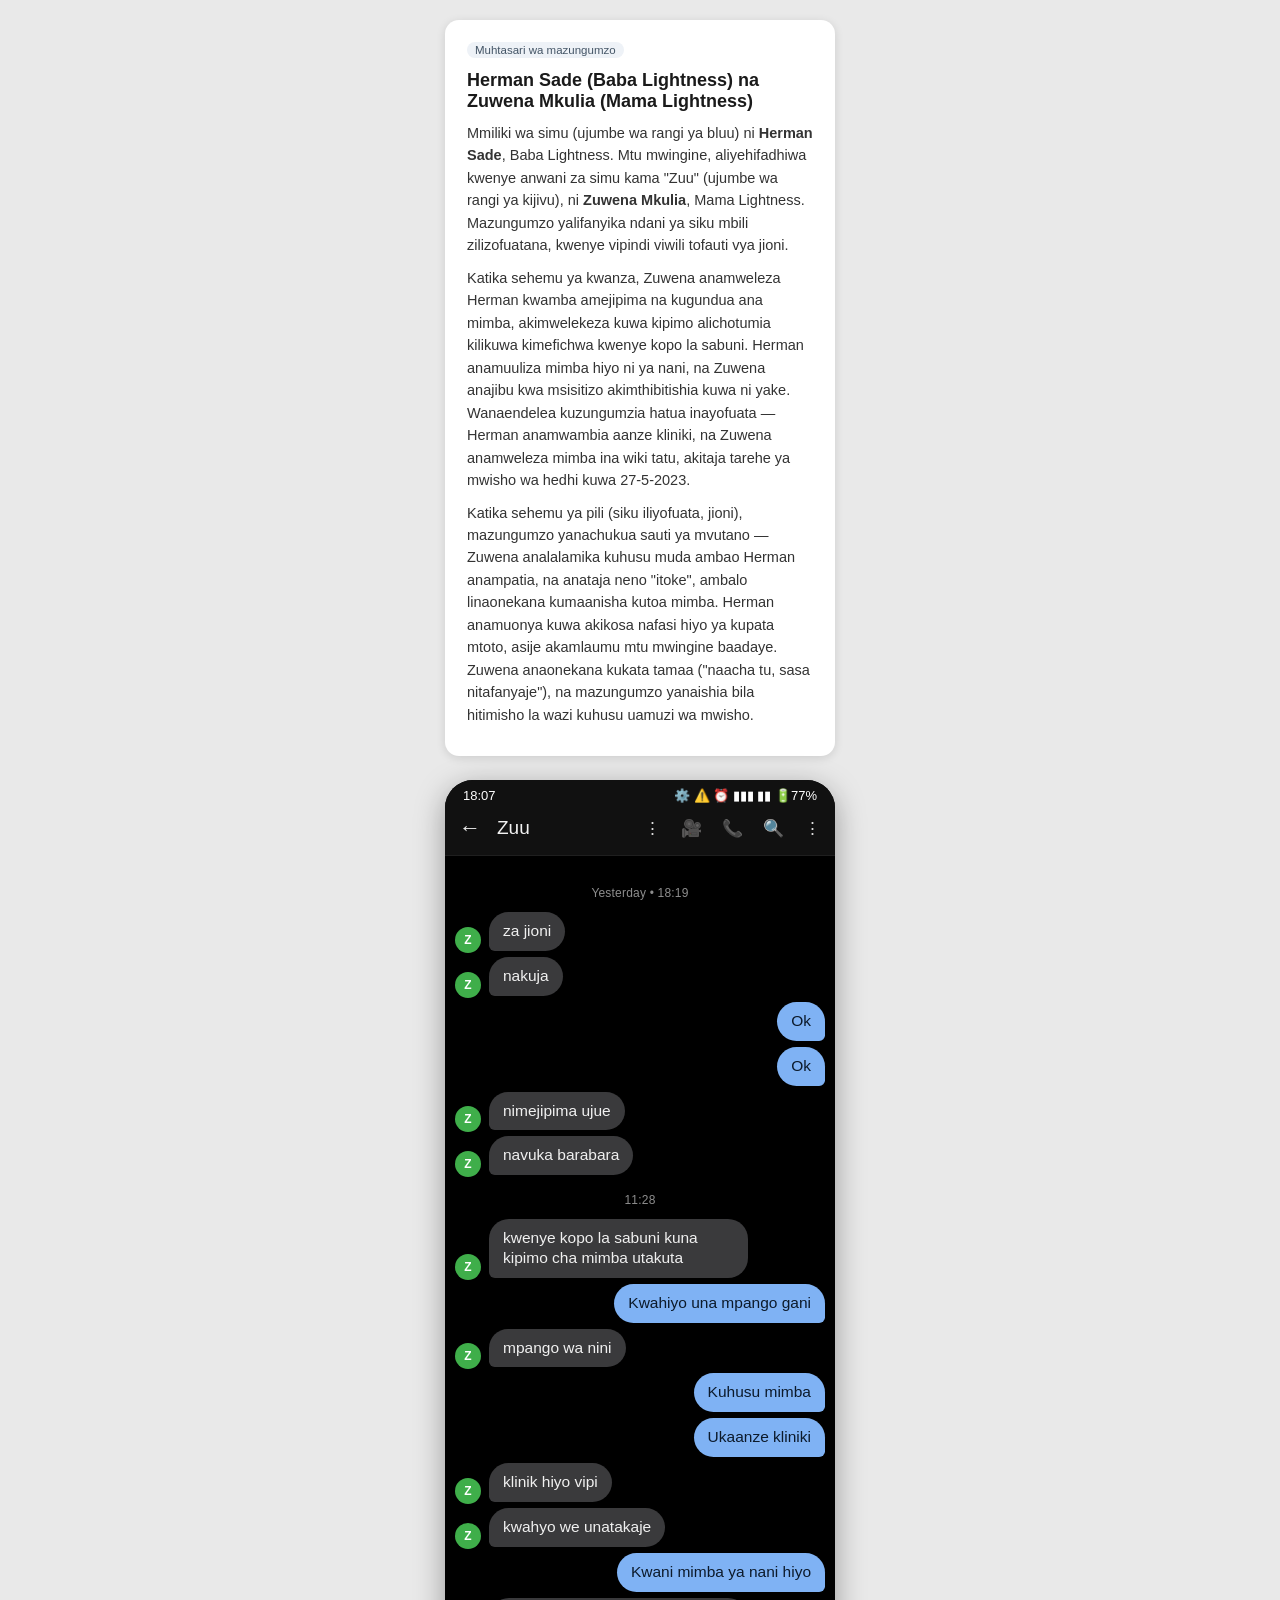
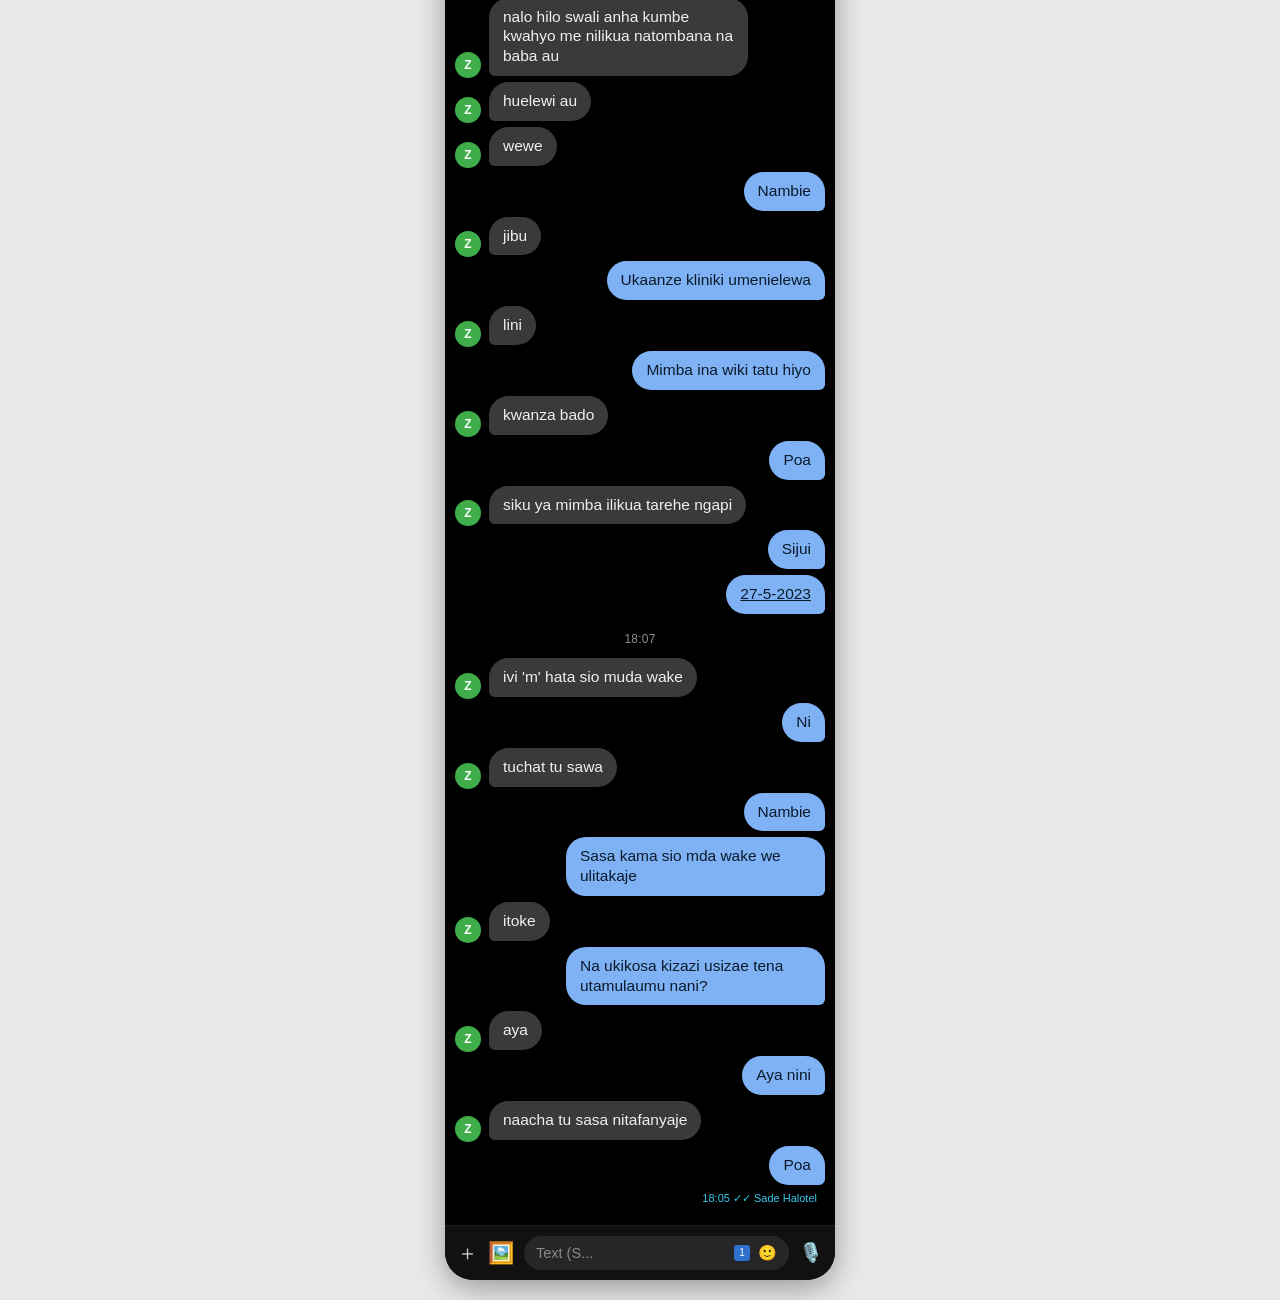
<file: sms mama lightness.html>
<!DOCTYPE html>
<html lang="sw">
<head>
<meta charset="UTF-8">
<title>Mazungumzo na Zuu</title>
<style>
  *{box-sizing:border-box;}
  body{
    margin:0;
    background:#e9e9e9;
    display:flex;
    flex-direction:column;
    align-items:center;
    font-family: Roboto, "Segoe UI", Helvetica, Arial, sans-serif;
    padding:20px 0;
    gap:24px;
  }

  /* ---------- SUMMARY CARD ---------- */
  .summary{
    width:390px;
    max-width:92%;
    background:#fff;
    border-radius:14px;
    padding:20px 22px;
    box-shadow:0 2px 10px rgba(0,0,0,.12);
    color:#222;
  }
  .summary h2{
    margin:0 0 10px;
    font-size:18px;
    color:#1a1a1a;
  }
  .summary p{
    font-size:14.5px;
    line-height:1.55;
    margin:0 0 10px;
    color:#333;
  }
  .summary .tag{
    display:inline-block;
    font-size:11.5px;
    background:#eef2f7;
    color:#456;
    padding:2px 8px;
    border-radius:10px;
    margin-bottom:12px;
  }

  /* ---------- PHONE ---------- */
  .phone{
    width:390px;
    max-width:92%;
    background:#000;
    min-height:800px;
    border-radius:28px;
    overflow:hidden;
    box-shadow:0 8px 30px rgba(0,0,0,.35);
    display:flex;
    flex-direction:column;
    color:#e9e9e9;
  }

  .statusbar{
    display:flex;
    justify-content:space-between;
    align-items:center;
    padding:8px 18px 4px;
    font-size:13px;
    color:#fff;
    background:#111;
    font-weight:500;
  }
  .statusbar .right{display:flex; align-items:center; gap:5px; font-size:13px;}

  .chat-header{
    display:flex;
    align-items:center;
    gap:16px;
    padding:10px 14px 16px;
    background:#111;
    border-bottom:1px solid #1f1f1f;
  }
  .chat-header .back{font-size:22px; color:#e9e9e9; line-height:1;}
  .chat-header .name{font-size:19px; font-weight:400; flex:1; color:#f2f2f2;}
  .chat-header .icons{display:flex; gap:20px; color:#dcdcdc; font-size:17px; align-items:center;}

  .messages{
    flex:1;
    padding:16px 10px 10px;
    display:flex;
    flex-direction:column;
    gap:2px;
    background:#000;
    overflow-y:auto;
  }

  .time-sep{
    align-self:center;
    color:#8d8d8d;
    font-size:12px;
    margin:14px 0 8px;
    letter-spacing:.2px;
  }

  .row{
    display:flex;
    align-items:flex-end;
    gap:8px;
    width:100%;
  }
  .row.them{justify-content:flex-start;}
  .row.me{justify-content:flex-end;}

  .avatar{
    width:26px;height:26px;border-radius:50%;
    background:#3fae4a;
    color:#fff;
    display:flex;align-items:center;justify-content:center;
    font-size:12px;font-weight:600;
    flex-shrink:0;
  }

  .bubble{
    padding:9px 14px 10px;
    border-radius:20px;
    font-size:15.5px;
    line-height:1.28;
    max-width:70%;
    word-wrap:break-word;
    margin:2px 0;
  }
  .bubble.them{
    background:#3a3a3c;
    color:#f0f0f0;
    border-bottom-left-radius:6px;
  }
  .bubble.me{
    background:#7fb2f4;
    color:#0c1a2b;
    border-bottom-right-radius:6px;
  }
  .bubble.underline{text-decoration:underline;}

  .receipt{
    align-self:flex-end;
    font-size:11px;
    color:#37c6e8;
    margin:3px 8px 10px 0;
  }

  .inputbar{
    display:flex;
    align-items:center;
    gap:10px;
    padding:10px 12px;
    background:#111;
    border-top:1px solid #1f1f1f;
  }
  .inputbar .icon{font-size:21px;color:#c8c8c8; flex-shrink:0;}
  .inputbar .field{
    flex:1;
    background:#262626;
    border-radius:22px;
    padding:8px 12px;
    color:#8a8a8a;
    font-size:14.5px;
    display:flex;
    justify-content:space-between;
    align-items:center;
    gap:8px;
  }
  .inputbar .field .badge{
    background:#2f6fce;
    color:#fff;
    font-size:10px;
    width:16px;height:16px;
    border-radius:3px;
    display:flex;align-items:center;justify-content:center;
  }
  .inputbar .field .right-icons{display:flex; gap:8px; align-items:center; color:#9a9a9a; font-size:15px;}
  .inputbar .mic{font-size:19px;color:#c8c8c8;}
</style>
</head>
<body>

<div class="summary">
  <span class="tag">Muhtasari wa mazungumzo</span>
  <h2>Herman Sade (Baba Lightness) na Zuwena Mkulia (Mama Lightness)</h2>
  <p>
  Mmiliki wa simu (ujumbe wa rangi ya bluu) ni <strong>Herman Sade</strong>, Baba Lightness.
  Mtu mwingine, aliyehifadhiwa kwenye anwani za simu kama "Zuu" (ujumbe wa rangi ya kijivu),
  ni <strong>Zuwena Mkulia</strong>, Mama Lightness. Mazungumzo yalifanyika ndani ya siku mbili
  zilizofuatana, kwenye vipindi viwili tofauti vya jioni.
  </p>
  <p>
  Katika sehemu ya kwanza, Zuwena anamweleza Herman kwamba amejipima na kugundua ana mimba,
  akimwelekeza kuwa kipimo alichotumia kilikuwa kimefichwa kwenye kopo la sabuni. Herman
  anamuuliza mimba hiyo ni ya nani, na Zuwena anajibu kwa msisitizo akimthibitishia kuwa ni
  yake. Wanaendelea kuzungumzia hatua inayofuata — Herman anamwambia aanze kliniki, na
  Zuwena anamweleza mimba ina wiki tatu, akitaja tarehe ya mwisho wa hedhi kuwa 27-5-2023.
  </p>
  <p>
  Katika sehemu ya pili (siku iliyofuata, jioni), mazungumzo yanachukua sauti ya mvutano —
  Zuwena analalamika kuhusu muda ambao Herman anampatia, na anataja neno "itoke", ambalo
  linaonekana kumaanisha kutoa mimba. Herman anamuonya kuwa akikosa nafasi hiyo ya kupata
  mtoto, asije akamlaumu mtu mwingine baadaye. Zuwena anaonekana kukata tamaa ("naacha tu,
  sasa nitafanyaje"), na mazungumzo yanaishia bila hitimisho la wazi kuhusu uamuzi wa mwisho.
  </p>
</div>

<div class="phone">

  <div class="statusbar">
    <div>18:07</div>
    <div class="right">⚙️ ⚠️ ⏰ ▮▮▮ ▮▮ 🔋77%</div>
  </div>

  <div class="chat-header">
    <div class="back">←</div>
    <div class="name">Zuu</div>
    <div class="icons">
      <span>&#8942;</span>
      <span>&#127909;</span>
      <span>&#128222;</span>
      <span>&#128269;</span>
      <span>&#8942;</span>
    </div>
  </div>

  <div class="messages" id="messages"></div>

  <div class="inputbar">
    <div class="icon">＋</div>
    <div class="icon">🖼️</div>
    <div class="field">
      Text (S...
      <span class="right-icons">
        <span class="badge">1</span>
        <span>🙂</span>
      </span>
    </div>
    <div class="mic">🎙️</div>
  </div>
</div>

<script>
const convo = [
  {sep: "Yesterday • 18:19"},
  {who:"them", text:"za jioni"},
  {who:"them", text:"nakuja"},
  {who:"me", text:"Ok"},
  {who:"me", text:"Ok"},
  {who:"them", text:"nimejipima ujue"},
  {who:"them", text:"navuka barabara"},
  {sep:"11:28"},
  {who:"them", text:"kwenye kopo la sabuni kuna kipimo cha mimba utakuta"},
  {who:"me", text:"Kwahiyo una mpango gani"},
  {who:"them", text:"mpango wa nini"},
  {who:"me", text:"Kuhusu mimba"},
  {who:"me", text:"Ukaanze kliniki"},
  {who:"them", text:"klinik hiyo vipi"},
  {who:"them", text:"kwahyo we unatakaje"},
  {who:"me", text:"Kwani mimba ya nani hiyo"},
  {who:"them", text:"nalo hilo swali anha kumbe kwahyo me nilikua natombana na baba au"},
  {who:"them", text:"huelewi au"},
  {who:"them", text:"wewe"},
  {who:"me", text:"Nambie"},
  {who:"them", text:"jibu"},
  {who:"me", text:"Ukaanze kliniki umenielewa"},
  {who:"them", text:"lini"},
  {who:"me", text:"Mimba ina wiki tatu hiyo"},
  {who:"them", text:"kwanza bado"},
  {who:"me", text:"Poa"},
  {who:"them", text:"siku ya mimba ilikua tarehe ngapi"},
  {who:"me", text:"Sijui"},
  {who:"me", text:"27-5-2023", underline:true},

  {sep:"18:07"},
  {who:"them", text:"ivi 'm' hata sio muda wake"},
  {who:"me", text:"Ni"},
  {who:"them", text:"tuchat tu sawa"},
  {who:"me", text:"Nambie"},
  {who:"me", text:"Sasa kama sio mda wake we ulitakaje"},
  {who:"them", text:"itoke"},
  {who:"me", text:"Na ukikosa kizazi usizae tena utamulaumu nani?"},
  {who:"them", text:"aya"},
  {who:"me", text:"Aya nini"},
  {who:"them", text:"naacha tu sasa nitafanyaje"},
  {who:"me", text:"Poa"},
  {receipt:"18:05 ✓✓ Sade Halotel"}
];

const container = document.getElementById("messages");
convo.forEach(item=>{
  if(item.sep){
    const d=document.createElement("div");
    d.className="time-sep";
    d.textContent=item.sep;
    container.appendChild(d);
    return;
  }
  if(item.receipt){
    const d=document.createElement("div");
    d.className="receipt";
    d.textContent=item.receipt;
    container.appendChild(d);
    return;
  }
  const row=document.createElement("div");
  row.className="row "+item.who;
  if(item.who==="them"){
    const av=document.createElement("div");
    av.className="avatar";
    av.textContent="Z";
    row.appendChild(av);
  }
  const b=document.createElement("div");
  b.className="bubble "+item.who+(item.underline?" underline":"");
  b.textContent=item.text;
  row.appendChild(b);
  container.appendChild(row);
});
</script>
</body>
</html>
</file>
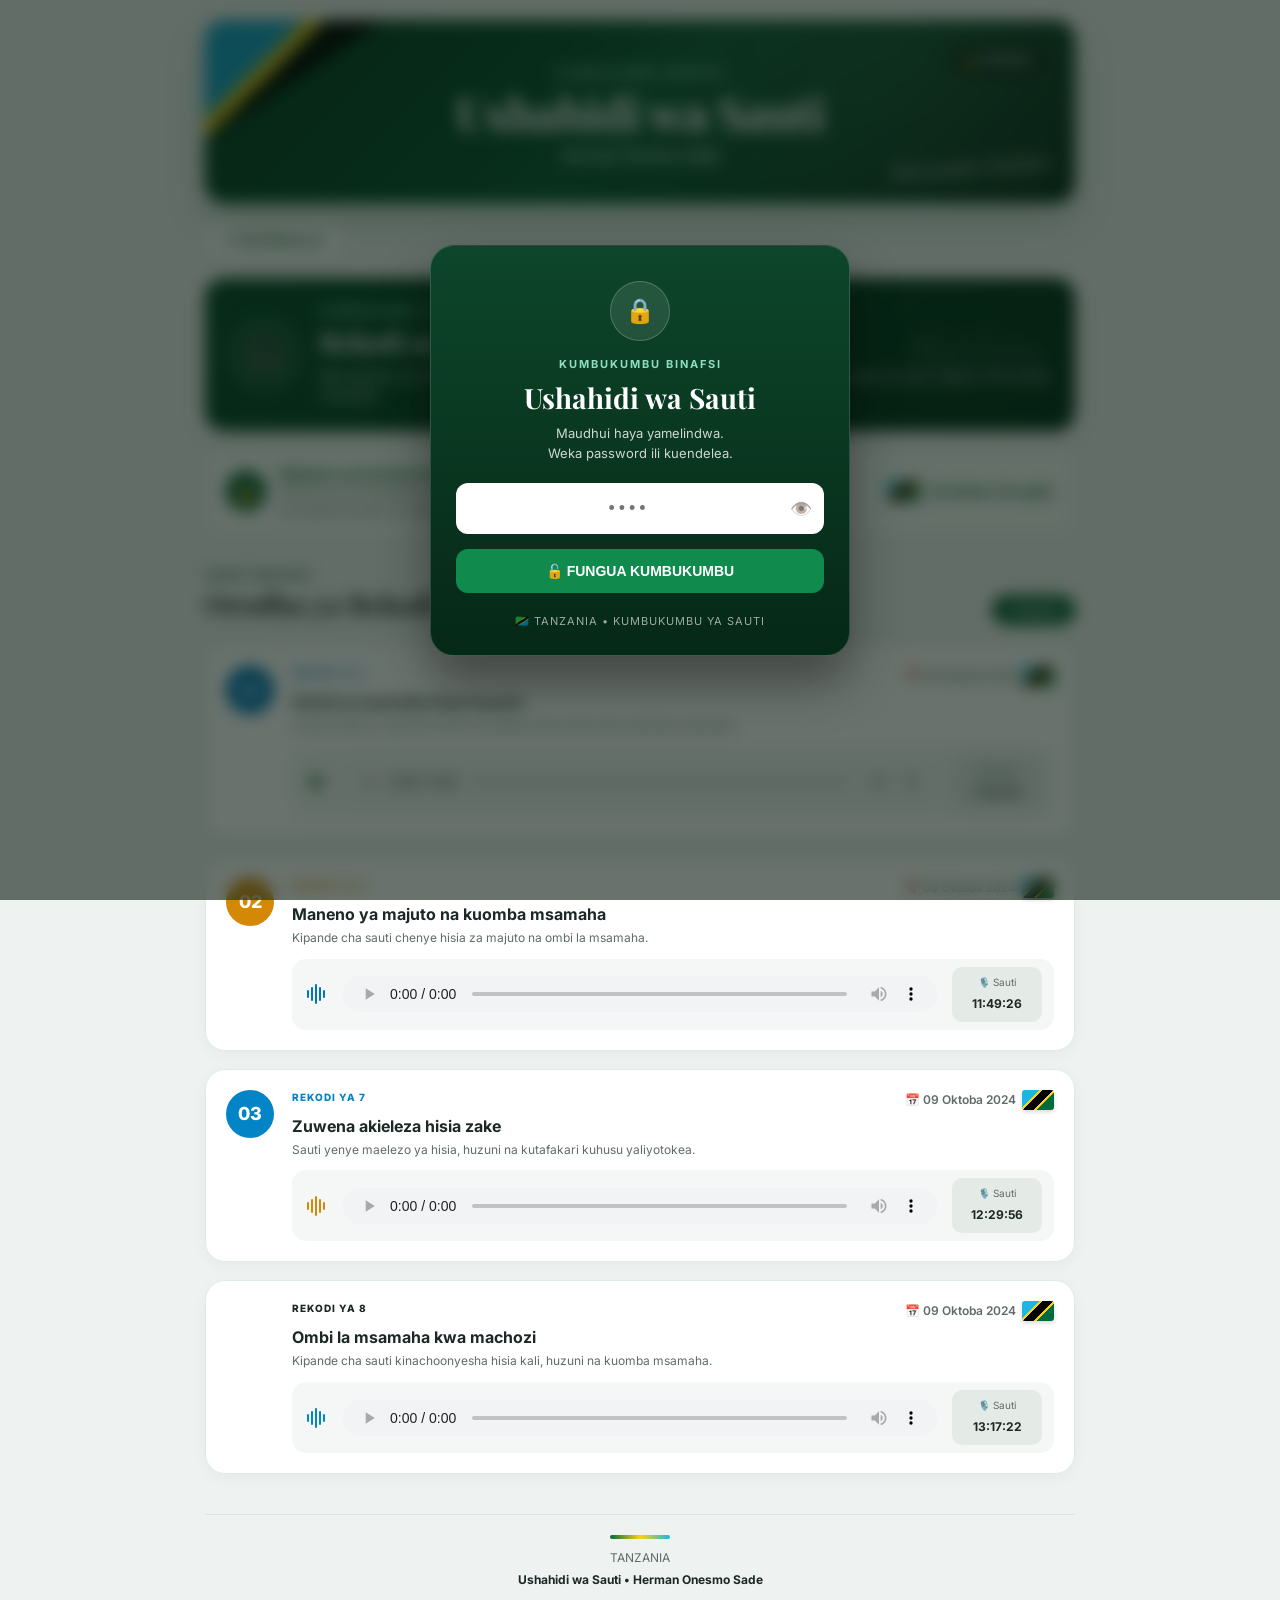
<file: ushahidi wa sauti.html>
<!DOCTYPE html>
<html lang="sw">
<head>
<meta charset="UTF-8">
<meta name="viewport" content="width=device-width, initial-scale=1.0">
<meta name="robots" content="noindex, nofollow">
<meta name="theme-color" content="#0d4128">

<title>Ushahidi wa Sauti 🇹🇿</title>

<link rel="preconnect" href="https://fonts.googleapis.com">
<link rel="preconnect" href="https://fonts.gstatic.com" crossorigin>
<link href="https://fonts.googleapis.com/css2?family=Inter:wght@400;500;600;700;800&family=Playfair+Display:ital,wght@0,600;0,700;1,400&display=swap" rel="stylesheet">

<style>
/* =========================================================
   RESET & VARIABLES
   ========================================================= */
*{
  box-sizing: border-box;
  margin: 0;
  padding: 0;
}

:root{
  --green-main: #0c6137;
  --green-dark: #073820;
  --green-light: #e8f5ee;
  
  --blue-color: #0088cc;
  --yellow-color: #d4a017;
  --red-color: #c0392b;

  --bg: #eef2f0;
  --card-bg: #ffffff;
  --text-main: #1c2826;
  --text-muted: #5e6d67;
  --border-color: #dbe5e0;

  --shadow-sm: 0 4px 15px rgba(0,0,0,0.04);
  --shadow-md: 0 8px 25px rgba(0,0,0,0.07);
}

body{
  font-family: "Inter", -apple-system, BlinkMacSystemFont, sans-serif;
  background-color: var(--bg);
  color: var(--text-main);
  min-height: 100vh;
  line-height: 1.5;
}

/* =========================================================
   PASSWORD SCREEN (MODAL)
   ========================================================= */
#passwordScreen{
  position: fixed;
  inset: 0;
  z-index: 99999;
  display: flex;
  align-items: center;
  justify-content: center;
  padding: 20px;
  background: rgba(5, 20, 12, 0.6);
  backdrop-filter: blur(8px);
  transition: all 0.4s ease;
}

#passwordScreen.hide{
  opacity: 0;
  visibility: hidden;
  pointer-events: none;
}

.password-box{
  position: relative;
  width: min(420px, 100%);
  padding: 35px 25px 25px;
  text-align: center;
  background: linear-gradient(180deg, #0d462a 0%, #062817 100%);
  color: white;
  border-radius: 24px;
  box-shadow: 0 25px 50px rgba(0,0,0,0.4);
  border: 1px solid rgba(255,255,255,0.15);
}

.password-box .lock-icon{
  width: 60px;
  height: 60px;
  margin: 0 auto 15px;
  background: rgba(255,255,255,0.1);
  border-radius: 50%;
  display: grid;
  place-items: center;
  font-size: 24px;
  border: 1px solid rgba(255,255,255,0.2);
}

.password-box .eyebrow{
  font-size: 11px;
  font-weight: 700;
  letter-spacing: 2px;
  color: #8edec0;
  text-transform: uppercase;
}

.password-box h1{
  font-family: "Playfair Display", serif;
  font-size: 28px;
  margin: 5px 0;
}

.password-box p{
  font-size: 13px;
  opacity: 0.8;
  margin-bottom: 20px;
}

.password-input-group{
  display: flex;
  align-items: center;
  background: white;
  border-radius: 12px;
  padding: 5px 12px;
  margin-bottom: 15px;
}

.password-input-group input{
  flex: 1;
  border: none;
  outline: none;
  padding: 10px;
  font-size: 18px;
  text-align: center;
  letter-spacing: 4px;
  color: #111;
}

.password-input-group button{
  background: none;
  border: none;
  cursor: pointer;
  font-size: 18px;
  opacity: 0.6;
}

.unlock-btn{
  width: 100%;
  padding: 14px;
  border: none;
  border-radius: 12px;
  background: #118a4e;
  color: white;
  font-weight: 700;
  font-size: 14px;
  cursor: pointer;
  display: flex;
  align-items: center;
  justify-content: center;
  gap: 8px;
  transition: background 0.2s;
}

.unlock-btn:hover{
  background: #0e7341;
}

.error-msg{
  display: none;
  color: #ff6b6b;
  font-size: 12px;
  margin-top: 10px;
  font-weight: 600;
}

.error-msg.show{ display: block; }

.tz-note{
  margin-top: 20px;
  font-size: 11px;
  opacity: 0.6;
  letter-spacing: 1px;
}

/* =========================================================
   MAIN LAYOUT & CONTAINER
   ========================================================= */
.page{
  max-width: 900px;
  margin: 0 auto;
  padding: 20px 15px 50px;
}

/* =========================================================
   HEADER SECTION (BANNER)
   ========================================================= */
.header-card{
  position: relative;
  background: linear-gradient(135deg, #093c23 0%, #0c5a34 50%, #062b18 100%);
  border-radius: 20px;
  padding: 35px 30px;
  color: white;
  overflow: hidden;
  box-shadow: 0 15px 35px rgba(12, 97, 55, 0.25);
  margin-bottom: 20px;
}

.header-card::before{
  content: "";
  position: absolute;
  top: 0; right: 0; bottom: 0; left: 0;
  background: radial-gradient(circle at 80% 20%, rgba(255,255,255,0.08) 0%, transparent 50%);
  pointer-events: none;
}

/* Bendera ya Tanzania kwenye Banner */
.flag-banner{
  position: absolute;
  top: 0;
  left: 0;
  width: 180px;
  height: 120px;
  opacity: 0.85;
  clip-path: polygon(0 0, 100% 0, 0 100%);
  background: linear-gradient(135deg, #1eb5e5 0% 33%, #fcd116 33% 40%, #000000 40% 60%, #fcd116 60% 67%, #006b3f 67% 100%);
}

.header-content{
  position: relative;
  z-index: 2;
  text-align: center;
  margin-top: 10px;
}

.header-subtitle{
  font-size: 11px;
  font-weight: 700;
  letter-spacing: 2.5px;
  color: #a3eccd;
  text-transform: uppercase;
  margin-bottom: 5px;
}

.header-title{
  font-family: "Playfair Display", serif;
  font-size: clamp(32px, 5vw, 46px);
  font-weight: 700;
  letter-spacing: -0.5px;
  line-height: 1.1;
  margin-bottom: 8px;
}

.header-author{
  font-size: 15px;
  font-weight: 500;
  opacity: 0.9;
}

.private-tag{
  position: absolute;
  top: 25px;
  right: 25px;
  background: rgba(0, 0, 0, 0.35);
  border: 1px solid rgba(255,255,255,0.25);
  padding: 6px 14px;
  border-radius: 50px;
  font-size: 11px;
  font-weight: 700;
  letter-spacing: 1px;
  display: flex;
  align-items: center;
  gap: 6px;
  z-index: 2;
}

.tanzania-daima-text{
  position: absolute;
  bottom: 20px;
  right: 25px;
  font-family: "Playfair Display", serif;
  font-style: italic;
  font-size: 22px;
  opacity: 0.7;
  transform: rotate(-4deg);
  z-index: 2;
}

/* Navigation Button */
.nav-back{
  display: inline-flex;
  align-items: center;
  gap: 8px;
  background: white;
  color: var(--green-main);
  text-decoration: none;
  font-size: 13px;
  font-weight: 700;
  padding: 8px 18px;
  border-radius: 50px;
  box-shadow: var(--shadow-sm);
  margin-bottom: 20px;
  transition: transform 0.2s;
}

.nav-back:hover{
  transform: translateX(-3px);
}

/* =========================================================
   INTRO CARDS
   ========================================================= */
.intro-box{
  background: linear-gradient(135deg, #0a4f2d 0%, #06341d 100%);
  color: white;
  border-radius: 20px;
  padding: 25px;
  display: flex;
  align-items: center;
  gap: 20px;
  margin-bottom: 15px;
  position: relative;
  overflow: hidden;
  box-shadow: var(--shadow-md);
}

.intro-icon-circle{
  width: 70px;
  height: 70px;
  border-radius: 50%;
  border: 2px solid rgba(255,255,255,0.3);
  display: grid;
  place-items: center;
  font-size: 32px;
  flex-shrink: 0;
  background: rgba(255,255,255,0.05);
}

.intro-text .category{
  font-size: 11px;
  font-weight: 800;
  letter-spacing: 1.5px;
  color: #7de8b8;
  text-transform: uppercase;
}

.intro-text h2{
  font-family: "Playfair Display", serif;
  font-size: 26px;
  margin: 2px 0 6px;
}

.intro-text p{
  font-size: 13px;
  opacity: 0.85;
  line-height: 1.5;
}

.waveform-bg-graphic{
  position: absolute;
  right: 20px;
  top: 50%;
  transform: translateY(-50%);
  opacity: 0.15;
  height: 60px;
  pointer-events: none;
}

/* Notice Box */
.notice-box{
  background: #f4f9f6;
  border: 1px solid #d0e5d9;
  border-radius: 16px;
  padding: 16px 20px;
  display: flex;
  align-items: center;
  justify-content: space-between;
  gap: 15px;
  margin-bottom: 30px;
}

.notice-left{
  display: flex;
  align-items: center;
  gap: 14px;
}

.notice-icon{
  width: 40px;
  height: 40px;
  background: var(--green-main);
  color: white;
  border-radius: 50%;
  display: grid;
  place-items: center;
  font-size: 18px;
  flex-shrink: 0;
}

.notice-content h4{
  color: var(--green-main);
  font-size: 14px;
  font-weight: 700;
}

.notice-content p{
  color: var(--text-muted);
  font-size: 12px;
}

.notice-right-flag{
  display: flex;
  align-items: center;
  gap: 10px;
  flex-shrink: 0;
}

.tz-flag-icon{
  width: 32px;
  height: 20px;
  border-radius: 3px;
  background: linear-gradient(135deg, #1eb5e5 0% 33%, #fcd116 33% 40%, #000000 40% 60%, #fcd116 60% 67%, #006b3f 67% 100%);
  box-shadow: 0 2px 4px rgba(0,0,0,0.15);
}

.heshimu-text{
  font-family: "Playfair Display", serif;
  font-style: italic;
  font-size: 16px;
  color: var(--green-main);
  font-weight: 600;
}

/* =========================================================
   SECTION TITLE
   ========================================================= */
.section-header{
  display: flex;
  align-items: flex-end;
  justify-content: space-between;
  margin-bottom: 20px;
}

.section-header .sub{
  font-size: 11px;
  font-weight: 800;
  letter-spacing: 1.5px;
  color: var(--green-main);
  text-transform: uppercase;
}

.section-header h3{
  font-family: "Playfair Display", serif;
  font-size: 28px;
  color: var(--text-main);
}

.count-badge{
  background: var(--green-main);
  color: white;
  padding: 6px 16px;
  border-radius: 50px;
  font-size: 12px;
  font-weight: 700;
}

/* =========================================================
   AUDIO CARD ITEM
   ========================================================= */
.audio-card{
  background: var(--card-bg);
  border-radius: 20px;
  padding: 20px;
  margin-bottom: 18px;
  box-shadow: var(--shadow-sm);
  border: 1px solid #e2ece7;
  display: flex;
  gap: 18px;
  align-items: flex-start;
  transition: transform 0.2s, box-shadow 0.2s;
}

.audio-card:hover{
  transform: translateY(-2px);
  box-shadow: var(--shadow-md);
}

/* Circular Badge Colors */
.card-num{
  width: 48px;
  height: 48px;
  border-radius: 50%;
  color: white;
  font-weight: 800;
  font-size: 18px;
  display: grid;
  place-items: center;
  flex-shrink: 0;
}

.audio-card:nth-child(1) .card-num { background: #0c6137; } /* Green */
.audio-card:nth-child(2) .card-num { background: #0077b6; } /* Blue */
.audio-card:nth-child(3) .card-num { background: #d48806; } /* Yellow/Orange */
.audio-card:nth-child(4) .card-num { background: #0284c7; } /* Cyan Blue */

.card-body{
  flex: 1;
  min-width: 0;
}

.card-top{
  display: flex;
  justify-content: space-between;
  align-items: flex-start;
  gap: 10px;
  margin-bottom: 4px;
}

.card-tag{
  font-size: 10px;
  font-weight: 800;
  letter-spacing: 1px;
  text-transform: uppercase;
}

.audio-card:nth-child(1) .card-tag { color: #0c6137; }
.audio-card:nth-child(2) .card-tag { color: #0077b6; }
.audio-card:nth-child(3) .card-tag { color: #d48806; }
.audio-card:nth-child(4) .card-tag { color: #0284c7; }

.card-date{
  font-size: 12px;
  color: var(--text-muted);
  font-weight: 600;
  display: flex;
  align-items: center;
  gap: 6px;
}

.card-title{
  font-size: 16px;
  font-weight: 700;
  color: var(--text-main);
  margin-bottom: 4px;
}

.card-desc{
  font-size: 12px;
  color: var(--text-muted);
  line-height: 1.4;
  margin-bottom: 12px;
}

/* Custom Audio Player Layout */
.player-container{
  display: flex;
  align-items: center;
  gap: 15px;
  background: #f4f7f5;
  padding: 8px 12px;
  border-radius: 14px;
}

.wave-icon{
  width: 24px;
  height: 24px;
  flex-shrink: 0;
}

audio{
  width: 100%;
  height: 36px;
  outline: none;
}

.time-box{
  background: #e4ebe7;
  padding: 8px 14px;
  border-radius: 10px;
  text-align: center;
  flex-shrink: 0;
  min-width: 90px;
}

.time-box .label-sauti{
  font-size: 10px;
  color: var(--text-muted);
  display: block;
}

.time-box .val-time{
  font-size: 12px;
  font-weight: 700;
  color: var(--text-main);
}

/* =========================================================
   FOOTER
   ========================================================= */
footer{
  text-align: center;
  margin-top: 40px;
  padding-top: 20px;
  border-top: 1px solid var(--border-color);
  color: var(--text-muted);
  font-size: 12px;
}

.footer-tz-bar{
  width: 60px;
  height: 4px;
  margin: 0 auto 10px;
  border-radius: 2px;
  background: linear-gradient(90deg, #006b3f, #fcd116, #1eb5e5);
}

footer strong{
  display: block;
  color: var(--text-main);
  margin-top: 4px;
}

/* =========================================================
   RESPONSIVE DESIGN
   ========================================================= */
@media(max-width: 640px){
  .header-card{ padding: 25px 18px; }
  .tanzania-daima-text{ display: none; }
  .private-tag{ top: 15px; right: 15px; }
  .intro-box{ flex-direction: column; text-align: center; }
  .notice-box{ flex-direction: column; text-align: center; }
  .notice-left{ flex-direction: column; }
  .audio-card{ flex-direction: column; }
  .player-container{ flex-direction: column; width: 100%; }
  .time-box{ width: 100%; }
}
</style>
</head>

<body>

<!-- =====================================================
     PASSWORD MODAL SCREEN
     ===================================================== -->
<div id="passwordScreen">
  <div class="password-box">
    <div class="lock-icon">🔒</div>
    <div class="eyebrow">Kumbukumbu Binafsi</div>
    <h1>Ushahidi wa Sauti</h1>
    <p>Maudhui haya yamelindwa.<br>Weka password ili kuendelea.</p>

    <div class="password-input-group">
      <input id="passwordInput" type="password" inputmode="numeric" maxlength="4" placeholder="••••" autocomplete="off">
      <button id="showPassword">👁️</button>
    </div>

    <button class="unlock-btn" id="unlockButton">🔓 FUNGUA KUMBUKUMBU</button>
    <p id="errorMessage" class="error-msg">❌ Password si sahihi. Jaribu tena.</p>

    <div class="tz-note">🇹🇿 TANZANIA • KUMBUKUMBU YA SAUTI</div>
  </div>
</div>


<!-- =====================================================
     MAIN CONTAINER
     ===================================================== -->
<main class="page">

  <!-- HEADER BANNER -->
  <header class="header-card">
    <div class="flag-banner"></div>
    <div class="private-tag">🔒 PRIVATE</div>
    
    <div class="header-content">
      <div class="header-subtitle">KUMBUKUMBU BINAFSI</div>
      <h1 class="header-title">Ushahidi wa Sauti</h1>
      <div class="header-author">Herman Onesmo Sade</div>
    </div>

    <div class="tanzania-daima-text">Tanzania Daima</div>
  </header>

  <!-- NAVIGATION -->
  <a href="index.html" class="nav-back">
    ← Rudi Mwanzo
  </a>

  <!-- INTRO SECTION -->
  <section class="intro-box">
    <div class="intro-icon-circle">🎧</div>
    <div class="intro-text">
      <div class="category">KUMBUKUMBU YA SAUTI</div>
      <h2>Rekodi za Sauti</h2>
      <p>Mkusanyiko wa rekodi za sauti zinazohusiana na Zuwena Mama Lightness, zikiwemo sauti za hisia, majuto na kuomba msamaha.</p>
    </div>
    
    <!-- SVG Waveform Graphic Background -->
    <svg class="waveform-bg-graphic" viewBox="0 0 100 40" fill="none" stroke="currentColor">
      <path d="M5 20 L10 10 L15 30 L20 5 L25 35 L30 15 L35 25 L40 10 L45 30 L50 20 L55 5 L60 35 L65 15 L70 25 L75 10 L80 30 L85 15 L90 25 L95 20" stroke-width="2" stroke-linecap="round"/>
    </svg>
  </section>

  <!-- NOTICE BOX -->
  <div class="notice-box">
    <div class="notice-left">
      <div class="notice-icon">🔒</div>
      <div class="notice-content">
        <h4>Maelezo ya kumbukumbu</h4>
        <p>Rekodi hizi zimehifadhiwa kama kumbukumbu binafsi. Tafadhali zisambazwe au zitumike kwa kuzingatia faragha na heshima ya wahusika.</p>
      </div>
    </div>
    <div class="notice-right-flag">
      <div class="tz-flag-icon"></div>
      <span class="heshimu-text">Heshimu Faragha</span>
    </div>
  </div>

  <!-- AUDIO ARCHIVE LIST -->
  <section>
    <div class="section-header">
      <div>
        <div class="sub">AUDIO ARCHIVE</div>
        <h3>Orodha ya Rekodi</h3>
      </div>
      <div class="count-badge">4 Rekodi</div>
    </div>

    <!-- AUDIO CARD 01 -->
    <article class="audio-card">
      <div class="card-num">01</div>
      <div class="card-body">
        <div class="card-top">
          <span class="card-tag">REKODI YA 5</span>
          <div class="card-date">
            <span>📅 09 Oktoba 2024</span>
            <div class="tz-flag-icon"></div>
          </div>
        </div>
        <h4 class="card-title">Ombi la msamaha kwa huzuni</h4>
        <p class="card-desc">Zuwena Mama Lightness akilia na kueleza hisia zake huku akiomba msamaha.</p>
        
        <div class="player-container">
          <svg class="wave-icon" viewBox="0 0 24 24" fill="#0c6137"><path d="M12 3v18M8 6v12M4 9v6M16 6v12M20 9v6" stroke="#0c6137" stroke-width="2" stroke-linecap="round"/></svg>
          <audio controls preload="none">
            <source src="2024-10-09_11.43.51.aac" type="audio/aac">
          </audio>
          <div class="time-box">
            <span class="label-sauti">🎙️ Sauti</span>
            <span class="val-time">11:43:51</span>
          </div>
        </div>
      </div>
    </article>

    <!-- AUDIO CARD 02 -->
    <article class="audio-card">
      <div class="card-num">02</div>
      <div class="card-body">
        <div class="card-top">
          <span class="card-tag">REKODI YA 6</span>
          <div class="card-date">
            <span>📅 09 Oktoba 2024</span>
            <div class="tz-flag-icon"></div>
          </div>
        </div>
        <h4 class="card-title">Maneno ya majuto na kuomba msamaha</h4>
        <p class="card-desc">Kipande cha sauti chenye hisia za majuto na ombi la msamaha.</p>
        
        <div class="player-container">
          <svg class="wave-icon" viewBox="0 0 24 24" fill="#0077b6"><path d="M12 3v18M8 6v12M4 9v6M16 6v12M20 9v6" stroke="#0077b6" stroke-width="2" stroke-linecap="round"/></svg>
          <audio controls preload="none">
            <source src="2024-10-09_11.49.26.aac" type="audio/aac">
          </audio>
          <div class="time-box">
            <span class="label-sauti">🎙️ Sauti</span>
            <span class="val-time">11:49:26</span>
          </div>
        </div>
      </div>
    </article>

    <!-- AUDIO CARD 03 -->
    <article class="audio-card">
      <div class="card-num">03</div>
      <div class="card-body">
        <div class="card-top">
          <span class="card-tag">REKODI YA 7</span>
          <div class="card-date">
            <span>📅 09 Oktoba 2024</span>
            <div class="tz-flag-icon"></div>
          </div>
        </div>
        <h4 class="card-title">Zuwena akieleza hisia zake</h4>
        <p class="card-desc">Sauti yenye maelezo ya hisia, huzuni na kutafakari kuhusu yaliyotokea.</p>
        
        <div class="player-container">
          <svg class="wave-icon" viewBox="0 0 24 24" fill="#d48806"><path d="M12 3v18M8 6v12M4 9v6M16 6v12M20 9v6" stroke="#d48806" stroke-width="2" stroke-linecap="round"/></svg>
          <audio controls preload="none">
            <source src="2024-10-09_12.29.56.aac" type="audio/aac">
          </audio>
          <div class="time-box">
            <span class="label-sauti">🎙️ Sauti</span>
            <span class="val-time">12:29:56</span>
          </div>
        </div>
      </div>
    </article>

    <!-- AUDIO CARD 04 -->
    <article class="audio-card">
      <div class="card-num">04</div>
      <div class="card-body">
        <div class="card-top">
          <span class="card-tag">REKODI YA 8</span>
          <div class="card-date">
            <span>📅 09 Oktoba 2024</span>
            <div class="tz-flag-icon"></div>
          </div>
        </div>
        <h4 class="card-title">Ombi la msamaha kwa machozi</h4>
        <p class="card-desc">Kipande cha sauti kinachoonyesha hisia kali, huzuni na kuomba msamaha.</p>
        
        <div class="player-container">
          <svg class="wave-icon" viewBox="0 0 24 24" fill="#0284c7"><path d="M12 3v18M8 6v12M4 9v6M16 6v12M20 9v6" stroke="#0284c7" stroke-width="2" stroke-linecap="round"/></svg>
          <audio controls preload="none">
            <source src="2024-10-09_13.17.22.aac" type="audio/aac">
          </audio>
          <div class="time-box">
            <span class="label-sauti">🎙️ Sauti</span>
            <span class="val-time">13:17:22</span>
          </div>
        </div>
      </div>
    </article>
  </section>

  <!-- FOOTER -->
  <footer>
    <div class="footer-tz-bar"></div>
    <div>TANZANIA</div>
    <strong>Ushahidi wa Sauti • Herman Onesmo Sade</strong>
  </footer>

</main>


<!-- =====================================================
     JAVASCRIPT LOGIC
     ===================================================== -->
<script>
const PASSWORD = "1145";

const passwordScreen = document.getElementById("passwordScreen");
const passwordInput = document.getElementById("passwordInput");
const unlockButton = document.getElementById("unlockButton");
const errorMessage = document.getElementById("errorMessage");
const showPassword = document.getElementById("showPassword");

function unlockPage(){
  if(passwordInput.value === PASSWORD){
    errorMessage.classList.remove("show");
    passwordScreen.classList.add("hide");
    passwordInput.value = "";
  } else {
    errorMessage.classList.add("show");
    passwordInput.value = "";
    passwordInput.focus();
    if(navigator.vibrate){
      navigator.vibrate(150);
    }
  }
}

unlockButton.addEventListener("click", unlockPage);

passwordInput.addEventListener("keydown", function(e){
  if(e.key === "Enter"){
    unlockPage();
  }
});

showPassword.addEventListener("click", function(){
  if(passwordInput.type === "password"){
    passwordInput.type = "text";
    showPassword.textContent = "🙈";
  } else {
    passwordInput.type = "password";
    showPassword.textContent = "👁️";
  }
});

passwordInput.addEventListener("input", function(){
  this.value = this.value.replace(/\D/g,"").slice(0,4);
});

// Cheza audio moja tu kwa wakati mmoja
const audios = document.querySelectorAll("audio");
audios.forEach(function(audio){
  audio.addEventListener("play", function(){
    audios.forEach(function(other){
      if(other !== audio){
        other.pause();
      }
    });
  });
});

window.addEventListener("load", function(){
  passwordInput.focus();
});
</script>

</body>
</html>
</file>
<file: style.css>
/* =========================================================
   KIAPO — HATI • USHAHIDI • HISTORIA
   style.css — Tanzania Digital Archive + Official Document Portal

   Muundo wa faili hii (sections):
     1.  ROOT VARIABLES
     2.  RESET / GLOBAL
     3.  TYPOGRAPHY
     4.  ACCESSIBILITY
     5.  TANZANIA STRIPES
     6.  LANDING
     7.  HERO
     8.  NAVIGATION (forward-compatible — haitumiki bado kwenye HTML ya sasa)
     9.  CARDS
     10. LANDING NOTE
     11. APP DOWNLOAD
     12. LOCK SCREEN
     13. CONTENT / DOCUMENT
     14. CAUTION
     15. ONYO
     16. DOCUMENT HEADER
     17. SECTION HEADINGS
     18. RESPONSIVE
     19. REDUCED MOTION

   MUHIMU: Kila class/id iliyokuwa kwenye toleo la awali imehifadhiwa.
   Hakuna selector iliyoondolewa — baadhi zimeongezwa kwa uboreshaji
   wa visual bila kuathiri HTML/JS iliyopo.
   ========================================================= */


/* =========================================================
   1. ROOT VARIABLES
   ========================================================= */
:root {
  /* ---- Bendera ya Tanzania ---- */
  --tz-blue:  #0a7bc4;
  --tz-green: #1eb53a;
  --tz-gold:  #fcd116;
  --tz-black: #101010;

  /* ---- Giza / usiku (landing, lock, nav) ---- */
  --navy-deep:  #050d16;
  --navy:       #0a1c2e;
  --navy-mid:   #123a56;
  --navy-light: #1d4f74;

  /* ---- Dhahabu (metallic gold family) ---- */
  --gold:      #e7bb53;
  --gold-soft: #f4d998;
  --gold-dark: #a9791f;

  /* ---- Karatasi / hati rasmi ---- */
  --paper:      #f8f3e7;
  --paper-edge: #efe4c9;
  --ink:        #201c14;
  --ink-soft:   #6b6252;

  /* ---- Mistari / mipaka ---- */
  --line:     rgba(231, 187, 83, 0.22);
  --line-doc: rgba(32, 28, 20, 0.14);

  /* ---- Rangi za kadi sita ---- */
  --c1: #1eb53a; /* kijani — Tanzania green */
  --c2: #0a7bc4; /* bluu — Tanzania blue   */
  --c3: #caa23a; /* dhahabu                */
  --c4: #6a4fb0; /* zambarau               */
  --c5: #b0392f; /* nyekundu               */
  --c6: #1c8a8a; /* teal / cyan            */

  /* ---- Onyo / hatari ---- */
  --danger:    #8a2f22;
  --danger-bg: #f3e2dd;

  /* ---- Glows (tumika kwa kiasi tu) ---- */
  --glow-gold:  rgba(231, 187, 83, 0.28);
  --glow-blue:  rgba(10, 123, 196, 0.30);
  --glow-green: rgba(30, 181, 58, 0.22);

  /* ---- Vivuli ---- */
  --shadow-soft: 0 10px 30px rgba(0, 0, 0, 0.35);
  --shadow-lift: 0 18px 40px rgba(0, 0, 0, 0.45);
  --shadow-doc:  0 2px 10px rgba(32, 28, 20, 0.08);

  /* ---- Fonti ---- */
  --serif: "Source Serif 4", Georgia, serif;
  --sans:  Inter, "Segoe UI", system-ui, sans-serif;

  /* ---- Muda wa mpito ---- */
  --ease: 0.25s ease;
}


/* =========================================================
   2. RESET / GLOBAL
   ========================================================= */
* {
  box-sizing: border-box;
}

html {
  scroll-behavior: smooth;
  /* Simu zenye "Dark mode" ya mfumo (mf. MIUI/Xiaomi) mara nyingine
     hujaribu kupaka rangi upya sehemu za ukurasa peke yake, na
     kusababisha baadhi ya sanduku kuonekana meupe. Mstari huu
     unaziambia kivinjari: ukurasa huu tayari una mpango wake wa
     giza, usiubadilishe. */
  color-scheme: dark;
}

body {
  margin: 0;
  background: var(--navy-deep);
  color: var(--paper);
  font-family: var(--sans);
  line-height: 1.6;
  font-size: 17px;
  -webkit-font-smoothing: antialiased;
  text-rendering: optimizeLegibility;
}

img, svg {
  max-width: 100%;
  display: block;
}

/* ---- Selection ya Tanzania ---- */
::selection {
  background: var(--glow-gold);
  color: var(--navy-deep);
}

/* ---- Scrollbar ya kisasa, isiyo ya kupindukia ---- */
::-webkit-scrollbar {
  width: 10px;
  height: 10px;
}
::-webkit-scrollbar-track {
  background: var(--navy-deep);
}
::-webkit-scrollbar-thumb {
  background: linear-gradient(180deg, var(--gold-dark), var(--tz-blue));
  border-radius: 999px;
  border: 2px solid var(--navy-deep);
}
html {
  scrollbar-color: var(--gold-dark) var(--navy-deep);
  scrollbar-width: thin;
}


/* =========================================================
   3. TYPOGRAPHY
   ========================================================= */
a {
  color: var(--gold-soft);
  text-decoration: none;
  transition: color var(--ease);
}
a:hover {
  text-decoration: underline;
  color: var(--gold);
}

strong {
  color: inherit;
  font-weight: 700;
}

hr.rule {
  border: none;
  border-top: 1px solid var(--line-doc);
}


/* =========================================================
   4. ACCESSIBILITY
   ========================================================= */
a:focus-visible,
button:focus-visible,
input:focus-visible {
  outline: 2px solid var(--gold);
  outline-offset: 3px;
  border-radius: 4px;
}


/* =========================================================
   5. TANZANIA STRIPES
   ========================================================= */
.stripe {
  height: 5px;
  background: linear-gradient(
    90deg,
    var(--tz-green) 0 20%,
    var(--tz-gold) 20% 22%,
    var(--tz-black) 22% 78%,
    var(--tz-gold) 78% 80%,
    var(--tz-blue) 80% 100%
  );
}


/* =========================================================
   6. LANDING
   ========================================================= */
#landing {
  position: relative;
  background: var(--navy-deep);
}

.landing-wrap {
  max-width: 1140px;
  margin: 0 auto;
  padding: clamp(40px, 6vw, 64px) clamp(20px, 4vw, 32px) 24px;
}


/* =========================================================
   7. HERO
   ========================================================= */
#landing .hero {
  position: relative;
  isolation: isolate;
  text-align: center;
  padding: clamp(64px, 12vw, 96px) 20px clamp(40px, 8vw, 56px);
  overflow: hidden;
  background:
    radial-gradient(900px 480px at 50% -12%, var(--navy-light), transparent 65%),
    linear-gradient(160deg, var(--navy) 0%, var(--navy-deep) 60%, var(--tz-black) 130%);
}

/* Mwanga wa dhahabu wa juu — kimya, si neon */
#landing .hero::before {
  content: "";
  position: absolute;
  inset: -20% -10% auto -10%;
  height: 60%;
  background: radial-gradient(60% 100% at 50% 0%, var(--glow-gold), transparent 70%);
  opacity: 0.55;
  z-index: 0;
  pointer-events: none;
}

/* Ukanda wa diagonal wa bendera — lafudhi ndogo pembeni */
#landing .hero::after {
  content: "";
  position: absolute;
  inset: 0;
  background:
    linear-gradient(115deg, transparent 46%, var(--glow-blue) 48%, transparent 52%),
    linear-gradient(115deg, transparent 60%, var(--glow-green) 62%, transparent 66%);
  opacity: 0.5;
  z-index: 0;
  pointer-events: none;
}

.flag-hero {
  position: absolute;
  inset: 0;
  width: 100%;
  height: 100%;
  opacity: 0.24;
  z-index: 0;
}

#landing .hero h1,
#landing .hero p {
  position: relative;
  z-index: 1;
}

#landing .hero h1 {
  font-family: var(--serif);
  font-weight: 700;
  font-size: clamp(1.9rem, 5.6vw, 3.2rem);
  letter-spacing: 0.03em;
  text-transform: uppercase;
  margin: 0 0 14px;
  color: var(--gold-soft);
  background: linear-gradient(180deg, var(--gold-soft) 0%, var(--gold) 55%, var(--gold-dark) 100%);
  -webkit-background-clip: text;
  background-clip: text;
  -webkit-text-fill-color: transparent;
  text-shadow: 0 2px 24px var(--glow-gold);
}

#landing .hero p {
  color: var(--paper);
  opacity: 0.88;
  font-style: italic;
  font-size: clamp(0.95rem, 1.6vw, 1.1rem);
  max-width: 480px;
  margin: 0 auto;
}


/* =========================================================
   8. NAVIGATION
   (Forward-compatible: HTML ya sasa haina navbar, lakini
   selectors hizi zipo tayari kwa kurasa zitakazoongeza moja,
   bila kuathiri chochote kilichopo sasa.)
   ========================================================= */
.navbar {
  position: sticky;
  top: 0;
  z-index: 40;
  display: flex;
  align-items: center;
  justify-content: space-between;
  gap: 12px;
  padding: 12px clamp(16px, 4vw, 32px);
  background: rgba(10, 28, 46, 0.72);
  backdrop-filter: blur(14px);
  border-bottom: 1px solid var(--line);
}

.nav-items {
  display: flex;
  align-items: center;
  gap: 6px;
  overflow-x: auto;
  scrollbar-width: none;
}
.nav-items::-webkit-scrollbar { display: none; }

.nav-link {
  position: relative;
  flex: 0 0 auto;
  padding: 8px 14px;
  border-radius: 999px;
  font-size: 0.88rem;
  font-weight: 600;
  color: var(--paper);
  opacity: 0.78;
  white-space: nowrap;
  min-height: 44px;
  display: inline-flex;
  align-items: center;
  transition: color var(--ease), opacity var(--ease), background var(--ease);
}
.nav-link:hover {
  opacity: 1;
  background: rgba(231, 187, 83, 0.08);
  text-decoration: none;
}
.nav-link.active,
.nav-link[aria-current="page"] {
  color: var(--gold);
  opacity: 1;
  box-shadow: inset 0 -2px 0 var(--gold);
}


/* =========================================================
   9. CARDS
   ========================================================= */
.cards {
  display: grid;
  grid-template-columns: repeat(3, 1fr);
  gap: clamp(16px, 2.4vw, 24px);
  margin-bottom: clamp(28px, 5vw, 40px);
}

button.card,
a.card {
  position: relative;
  display: flex;
  flex-direction: column;
  text-align: left;
  width: 100%;
  height: 100%;
  font: inherit;
  color: inherit;
  cursor: pointer;
  background:
    linear-gradient(160deg, rgba(255, 255, 255, 0.04), transparent 40%),
    linear-gradient(160deg, var(--navy-mid), var(--navy));
  border: 1px solid var(--line);
  border-top: 3px solid var(--c1);
  border-radius: 14px;
  padding: 24px 22px;
  box-shadow: var(--shadow-soft);
  transition: transform var(--ease), border-color var(--ease), box-shadow var(--ease);
}

.cards > *:nth-child(6n+1) {
  border-top-color: var(--c1);
  background-color: var(--c1);
  background-image: linear-gradient(160deg, rgba(255, 255, 255, 0.16), rgba(0, 0, 0, 0.28));
}
.cards > *:nth-child(6n+2) {
  border-top-color: var(--c2);
  background-color: var(--c2);
  background-image: linear-gradient(160deg, rgba(255, 255, 255, 0.16), rgba(0, 0, 0, 0.28));
}
.cards > *:nth-child(6n+3) {
  border-top-color: var(--c3);
  background-color: var(--c3);
  background-image: linear-gradient(160deg, rgba(255, 255, 255, 0.2), rgba(0, 0, 0, 0.3));
}
.cards > *:nth-child(6n+4) {
  border-top-color: var(--c4);
  background-color: var(--c4);
  background-image: linear-gradient(160deg, rgba(255, 255, 255, 0.16), rgba(0, 0, 0, 0.28));
}
.cards > *:nth-child(6n+5) {
  border-top-color: var(--c5);
  background-color: var(--c5);
  background-image: linear-gradient(160deg, rgba(255, 255, 255, 0.16), rgba(0, 0, 0, 0.28));
}
.cards > *:nth-child(6n+6) {
  border-top-color: var(--c6);
  background-color: var(--c6);
  background-image: linear-gradient(160deg, rgba(255, 255, 255, 0.16), rgba(0, 0, 0, 0.28));
}

button.card:hover,
a.card:hover {
  transform: translateY(-5px);
  border-color: var(--line);
  box-shadow: var(--shadow-lift);
  text-decoration: none;
}

/* Kontena la icon (endapo HTML itaongeza <span class="card-icon">) */
.card-icon {
  display: inline-flex;
  align-items: center;
  justify-content: center;
  width: 44px;
  height: 44px;
  margin-bottom: 12px;
  border-radius: 50%;
  border: 1px solid var(--line);
  background: rgba(255, 255, 255, 0.03);
  color: var(--gold-soft);
  font-size: 1.2rem;
}

.card .k {
  font-size: 0.72rem;
  font-weight: 700;
  letter-spacing: 0.08em;
  color: rgba(255, 255, 255, 0.85);
  text-shadow: 0 1px 3px rgba(0, 0, 0, 0.3);
  margin: 0 0 8px;
}

.card h2 {
  font-family: var(--serif);
  font-size: 1.14rem;
  color: #ffffff;
  margin: 0 0 8px;
  line-height: 1.35;
  text-shadow: 0 1px 4px rgba(0, 0, 0, 0.25);
}

.card p {
  font-size: 0.9rem;
  color: rgba(255, 255, 255, 0.88);
  margin: 0;
  flex-grow: 1;
}

/* CTA "Fungua →" kama pill button — kivuli giza juu ya rangi ya kadi, kama poster */
.card .go {
  align-self: flex-start;
  margin-top: 16px;
  padding: 7px 16px;
  border-radius: 999px;
  border: 1px solid rgba(255, 255, 255, 0.28);
  background: rgba(0, 0, 0, 0.22);
  font-weight: 700;
  font-size: 0.82rem;
  color: #ffffff;
  transition: transform var(--ease), background var(--ease), border-color var(--ease);
}
button.card:hover .go,
a.card:hover .go {
  transform: translateX(4px);
  background: rgba(0, 0, 0, 0.32);
  border-color: rgba(255, 255, 255, 0.5);
}


/* =========================================================
   10. LANDING NOTE
   ========================================================= */
.landing-note {
  background: rgba(18, 58, 86, 0.45);
  backdrop-filter: blur(6px);
  border: 1px solid var(--line);
  border-radius: 10px;
  padding: 18px 20px;
  font-size: 0.88rem;
  color: rgba(244, 239, 226, 0.85);
  box-shadow: var(--shadow-soft);
}

.landing-note code {
  background: rgba(231, 187, 83, 0.14);
  color: var(--gold-soft);
  padding: 2px 6px;
  border-radius: 4px;
  font-size: 0.85em;
}


/* =========================================================
   11. APP DOWNLOAD
   ========================================================= */
.app-promo {
  position: relative;
  background: linear-gradient(150deg, var(--navy-mid), var(--navy-deep) 75%);
  border-top: 1px solid var(--line);
  padding: clamp(40px, 8vw, 64px) 20px;
  margin-top: 30px;
  overflow: hidden;
}
.app-promo::before {
  content: "";
  position: absolute;
  inset: 0;
  background: radial-gradient(600px 300px at 85% 10%, var(--glow-blue), transparent 70%);
  opacity: 0.6;
  pointer-events: none;
}

.app-promo-inner {
  position: relative;
  z-index: 1;
  max-width: 560px;
  margin: 0 auto;
  text-align: center;
}

.app-icon {
  font-size: 2.6rem;
  margin-bottom: 10px;
}

.app-promo-eyebrow {
  color: var(--gold);
  font-weight: 600;
  font-size: 0.85rem;
  margin: 0 0 6px;
}

.app-promo-inner h2 {
  font-family: var(--serif);
  color: var(--gold-soft);
  font-size: clamp(1.5rem, 3vw, 1.8rem);
  margin: 0 0 12px;
}

.app-promo-inner p {
  color: rgba(244, 239, 226, 0.85);
}

.app-features {
  display: flex;
  flex-wrap: wrap;
  justify-content: center;
  gap: 10px;
  margin: 20px 0;
}

.app-features span {
  border: 1px solid var(--line);
  border-radius: 999px;
  padding: 6px 14px;
  font-size: 0.8rem;
  color: var(--gold-soft);
  background: rgba(255, 255, 255, 0.03);
}

.app-download-btn {
  display: inline-flex;
  align-items: center;
  gap: 8px;
  background: linear-gradient(180deg, var(--gold-soft), var(--gold));
  color: var(--navy-deep);
  font-weight: 700;
  padding: 13px 28px;
  border-radius: 999px;
  margin-top: 6px;
  min-height: 44px;
  box-shadow: 0 8px 22px var(--glow-gold);
  transition: transform var(--ease), box-shadow var(--ease), background var(--ease);
}
.app-download-btn:hover {
  background: linear-gradient(180deg, var(--gold-soft), var(--gold-soft));
  transform: translateY(-2px);
  text-decoration: none;
  box-shadow: 0 10px 26px var(--glow-gold);
}
.dl-arrow {
  font-size: 1rem;
}

.app-meta, .app-note {
  font-size: 0.8rem;
  color: rgba(244, 239, 226, 0.6);
  margin-top: 10px;
}


/* =========================================================
   12. LOCK SCREEN
   ========================================================= */
#lock-screen {
  display: flex;
  min-height: 100vh;
  flex-direction: column;
  align-items: center;
  justify-content: center;
  padding: 40px 20px;
  position: relative;
  overflow: hidden;
  background: linear-gradient(160deg, var(--navy) 0%, var(--navy-deep) 70%);
}
#lock-screen::before {
  content: "";
  position: absolute;
  inset: 0;
  background: radial-gradient(700px 420px at 50% 15%, var(--glow-blue), transparent 70%);
  pointer-events: none;
}

.lock-card {
  position: relative;
  z-index: 1;
  width: 100%;
  max-width: 360px;
  text-align: center;
  background: rgba(18, 58, 86, 0.55);
  backdrop-filter: blur(14px);
  border: 1px solid var(--line);
  border-radius: 16px;
  padding: 36px 28px;
  box-shadow: var(--shadow-lift);
}

.lock-mark {
  width: 46px;
  height: 46px;
  margin: 0 auto 18px;
  border-radius: 50%;
  background: conic-gradient(var(--tz-green), var(--tz-gold), var(--tz-blue), var(--tz-green));
  box-shadow: 0 0 0 4px rgba(231, 187, 83, 0.12);
}

.lock-card h1 {
  font-family: var(--serif);
  font-size: 1.5rem;
  color: var(--gold);
  margin: 0 0 6px;
}

.lock-card p {
  color: rgba(244, 239, 226, 0.8);
  margin: 0 0 18px;
  font-size: 0.92rem;
}

#password-input {
  width: 100%;
  text-align: center;
  font-size: 1.6rem;
  letter-spacing: 0.5em;
  padding: 12px 10px;
  border-radius: 8px;
  border: 1px solid var(--line);
  background: var(--navy-deep);
  color: var(--paper);
  margin-bottom: 14px;
  transition: border-color var(--ease), box-shadow var(--ease);
}
#password-input:focus {
  border-color: var(--gold);
  box-shadow: 0 0 0 3px var(--glow-gold);
}

#unlock-btn {
  width: 100%;
  min-height: 44px;
  padding: 12px 18px;
  border: none;
  border-radius: 8px;
  background: linear-gradient(180deg, var(--gold-soft), var(--gold));
  color: var(--navy-deep);
  font-weight: 700;
  font-size: 1rem;
  cursor: pointer;
  transition: background var(--ease), transform var(--ease);
}
#unlock-btn:hover {
  background: var(--gold-soft);
  transform: translateY(-1px);
}

#lock-error {
  min-height: 1.2em;
  color: #e6857a;
  font-size: 0.85rem;
  margin-top: 10px;
}

.lock-footnote {
  position: relative;
  z-index: 1;
  text-align: center;
  margin-top: 22px;
  font-size: 0.82rem;
  color: rgba(244, 239, 226, 0.55);
}

#lock-screen .home-link {
  color: var(--gold-soft);
  font-weight: 600;
}


/* =========================================================
   13. CONTENT / DOCUMENT
   ========================================================= */
#content {
  color-scheme: light;
  background: var(--paper);
  color: var(--ink);
  min-height: 100vh;
}

#content .wrap {
  max-width: 800px;
  margin: 0 auto;
  padding: clamp(28px, 5vw, 44px) 24px 100px;
}

#content .home-link {
  color: var(--tz-blue);
  font-weight: 600;
}
#content .home-link:hover {
  color: var(--tz-green);
}

#content p {
  color: var(--ink);
}

#content .wrap > p {
  line-height: 1.8;
  margin-bottom: 1rem;
}


/* =========================================================
   14. CAUTION
   ========================================================= */
.caution {
  background: var(--danger-bg);
  border: 1px solid rgba(138, 47, 34, 0.18);
  border-left: 4px solid var(--danger);
  border-radius: 8px;
  padding: 14px 18px;
  margin-bottom: 14px;
  box-shadow: var(--shadow-doc);
}
.caution .label {
  color: var(--danger);
  font-weight: 700;
  margin: 0 0 6px;
  font-size: 0.95rem;
}
.caution p:last-child {
  margin: 0;
  color: var(--ink);
  font-size: 0.92rem;
}

.divider-doc {
  height: 1px;
  background: linear-gradient(90deg, transparent, var(--line-doc) 20%, var(--line-doc) 80%, transparent);
  margin: 3rem auto;
  width: 100%;
}


/* =========================================================
   15. ONYO
   ========================================================= */
.onyo {
  background: #fbecc8;
  border: 1px solid #d9ab3d;
  border-left: 5px solid var(--tz-gold);
  border-radius: 8px;
  padding: 16px 20px;
  margin: 1.6rem 0;
  box-shadow: var(--shadow-doc);
}
.onyo .label {
  font-weight: 700;
  color: #8a6a10;
  font-size: 0.82rem;
  letter-spacing: 0.03em;
  margin: 0 0 8px;
}
.onyo p:last-child {
  margin: 0;
  color: #4d3c12;
  font-size: 0.92rem;
}


/* =========================================================
   16. DOCUMENT HEADER
   ========================================================= */
.doc-top {
  text-align: center;
  margin-bottom: 26px;
}

.cover-title {
  font-family: var(--serif);
  font-size: clamp(1.5rem, 3.4vw, 1.8rem);
  color: var(--ink);
  margin: 0 0 6px;
}

.cover-sub {
  color: var(--ink-soft);
  font-size: 0.95rem;
  margin: 0;
}

.flag-mark {
  width: 46px;
  height: 46px;
  margin: 0 auto 14px;
  border-radius: 6px;
  background: linear-gradient(
    135deg,
    var(--tz-blue) 45%,
    var(--tz-green) 45% 55%,
    var(--tz-gold) 55% 60%,
    var(--tz-black) 60%
  );
  box-shadow: var(--shadow-doc);
}

.country-name {
  font-family: var(--serif);
  font-weight: 700;
  font-size: 1.1rem;
  letter-spacing: 0.03em;
  color: var(--ink);
  margin: 0;
}

.case-caption p {
  margin: 2px 0;
  font-size: 0.85rem;
  letter-spacing: 0.06em;
  color: var(--ink-soft);
}

.doc-title {
  font-family: var(--serif);
  font-weight: 700;
  font-size: clamp(1.15rem, 2.6vw, 1.3rem);
  color: var(--ink);
  margin: 14px 0 4px;
}

.doc-subtitle {
  font-style: italic;
  color: var(--ink-soft);
  margin: 0;
}


/* =========================================================
   17. SECTION HEADINGS
   ========================================================= */
h2.section {
  font-family: var(--serif);
  color: var(--ink);
  font-size: clamp(1.2rem, 2.6vw, 1.35rem);
  margin-top: 2.6rem;
  margin-bottom: 1.1rem;
  padding-bottom: 10px;
  border-bottom: 2px solid var(--tz-gold);
}


/* =========================================================
   18. RESPONSIVE
   Desktop: 1200px+   Tablet: 768–1199px
   Mobile:  480–767px Small:  <480px
   ========================================================= */

/* ---- Tablet ---- */
@media (max-width: 1199px) {
  .cards {
    grid-template-columns: repeat(2, 1fr);
  }
}

/* ---- Mobile ---- */
@media (max-width: 767px) {
  .cards {
    grid-template-columns: 1fr;
  }
  .landing-wrap {
    padding: 32px 16px 10px;
  }
  #landing .hero {
    padding: 52px 16px 32px;
  }
  .app-promo {
    padding: 36px 16px;
  }
  #content .wrap {
    padding: 26px 16px 70px;
  }
  .lock-card {
    padding: 30px 22px;
  }
}

/* ---- Small mobile ---- */
@media (max-width: 479px) {
  body {
    font-size: 16px;
  }
  #landing .hero h1 {
    letter-spacing: 0.015em;
  }
  .app-features span {
    font-size: 0.75rem;
    padding: 5px 11px;
  }
  .card .go {
    padding: 6px 13px;
  }
}


/* =========================================================
   19. REDUCED MOTION
   ========================================================= */
@media (prefers-reduced-motion: reduce) {
  * {
    transition: none !important;
    scroll-behavior: auto !important;
    animation: none !important;
  }
}
</file>
